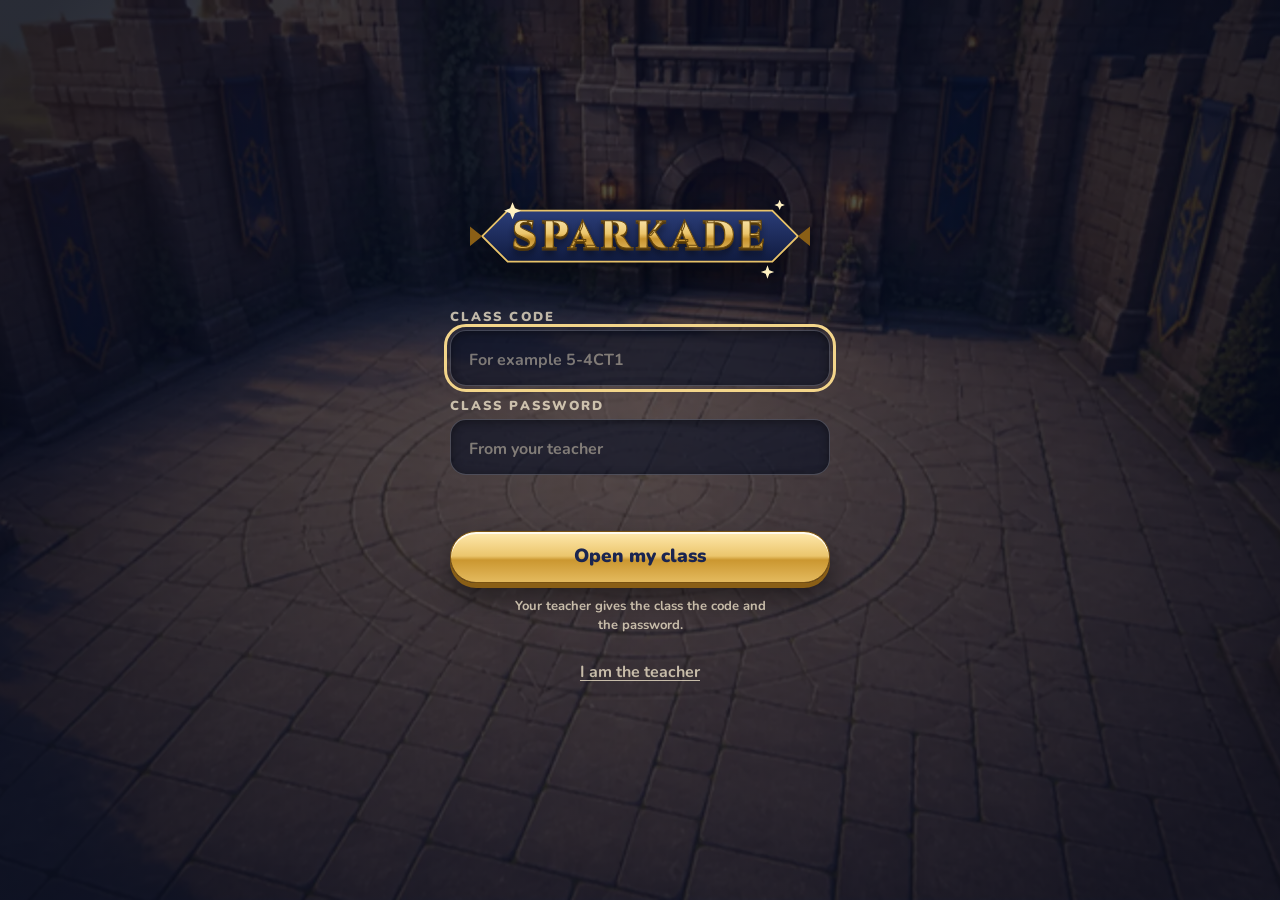
<file: sparkade/index.html>
<!DOCTYPE html>
<html lang="en">
<head>
<meta charset="utf-8">
<meta name="viewport" content="width=device-width, initial-scale=1, viewport-fit=cover">
<title>SPARKADE</title>
<meta name="robots" content="noindex,nofollow">
<meta name="theme-color" content="#0A1230">
<link rel="preconnect" href="https://fonts.googleapis.com">
<link rel="preconnect" href="https://fonts.gstatic.com" crossorigin>
<link rel="stylesheet" href="https://fonts.googleapis.com/css2?family=Cinzel:wght@900&family=Nunito:wght@700;800;900&display=swap">
<style>
:where(.world),:where(.world) *{box-sizing:border-box}:where(.world) button{font:inherit;color:inherit;background:none;border:0;cursor:pointer;-webkit-tap-highlight-color:transparent}:where(.world) h2,:where(.world) p{margin:0}:where(.world) .sw-icon{width:20px;height:20px;fill:currentColor;stroke:none;flex-shrink:0}:where(.world) .eyebrow{font-size:11px;text-transform:uppercase;letter-spacing:1.8px;font-weight:750}:where(.world) .button{display:inline-flex;align-items:center;justify-content:center;gap:9px;border:1px solid #ffffff32;border-radius:10px;padding:11px 16px;min-height:44px;font-weight:600}.sw-slot{display:contents}.world{--sw-font:"Nunito","Segoe UI",system-ui,-apple-system,sans-serif;--sw-back:52%;--sw-front:86%;--sw-door:34%;--sw-cloth-top:0px;--sw-crest-top:clamp(14px,2.1vw,40px);--sw-crest-left:clamp(16px,2.5vw,48px);--sw-unit:min(30vh,calc(100vw / var(--sw-span,5)),calc(var(--sw-vlim,40) * 1vh));position:fixed;inset:0;height:100vh;height:100dvh;background:#201c2b;color:#fff;overflow:hidden;isolation:isolate}.world-backdrop{position:absolute;inset:0;background-size:cover;background-position:50% 100%;background-repeat:no-repeat;z-index:-5;will-change:transform}.sw-legible{position:absolute;inset:0 0 auto;height:16%;z-index:-1;pointer-events:none;background:linear-gradient(180deg,#060a1c47,#060a1c00)}.world .firefly{position:absolute;width:3px;height:3px;border-radius:50%;background:#fff3bf;box-shadow:0 0 10px 3px #ffcc7160;pointer-events:none;animation:sw-firefly 6s ease-in-out infinite;z-index:1}.sw-floor{position:absolute;inset:0;z-index:3;pointer-events:none}.student{--sw-box:calc(var(--sw-unit) * var(--sw-s,1));--sw-side:var(--sw-tside,1);--sw-spread:clamp(var(--sw-unit),calc(100vw / var(--sw-span,5)),calc(var(--sw-unit) * 2.2));--sw-zz:var(--z,10);--sw-e1:clamp(0px,calc((var(--sw-unit) - var(--sw-r1,9) * var(--sw-spread)) * 20),calc(var(--sw-k1,0) * var(--sw-unit)));--sw-e2:clamp(0px,calc((var(--sw-unit) - var(--sw-r2,9) * var(--sw-spread)) * 20),calc(var(--sw-k2,0) * var(--sw-unit)));position:absolute;left:calc(50% + var(--sw-ox,0) * var(--sw-spread));top:min(calc(var(--sw-back) + var(--sw-t,1) * (var(--sw-front) - var(--sw-back)) - var(--sw-k,0) * var(--sw-unit)),calc(var(--sw-back) + var(--sw-t1,var(--sw-t,1)) * (var(--sw-front) - var(--sw-back)) - var(--sw-e1)),calc(var(--sw-back) + var(--sw-t2,var(--sw-t1,var(--sw-t,1))) * (var(--sw-front) - var(--sw-back)) - var(--sw-e1) - var(--sw-e2)));width:var(--sw-box);height:var(--sw-box);margin:calc(var(--sw-box) * -.97) 0 0 calc(var(--sw-box) / -2);padding:0;border:0;outline:0;overflow:visible;pointer-events:none}.student:before{content:"";position:absolute;z-index:calc(var(--sw-zz) * 3);left:24%;right:24%;top:2%;bottom:0;pointer-events:auto}.student .sw-figure{position:absolute;z-index:calc(var(--sw-zz) * 3);inset:0;display:block;pointer-events:none;transform-origin:50% 97%;transition:filter .18s}.student:hover .sw-figure{filter:brightness(1.07)}.ground-shadow,.sw-petshadow{position:absolute;bottom:3%;border-radius:50%;background:radial-gradient(closest-side,#000,#000000b3 45%,#0000);opacity:.35;pointer-events:none;transform:translate(-50%,50%)}.ground-shadow{left:50%;width:40%;height:9%;z-index:1}.sw-petshadow{left:calc(50% + var(--sw-side) * 42%);width:25%;height:6%;z-index:1}.sw-petshadow.nest{left:calc(50% + var(--sw-side) * 36%);width:23%}.sw-ring{position:absolute;left:50%;bottom:3%;width:64%;height:17%;transform:translate(-50%,50%);border-radius:50%;border:2px solid #F3D58A;box-shadow:0 0 18px 5px #f3d58a80,inset 0 0 12px #f3d58a73;opacity:0;transition:opacity .2s;z-index:2;pointer-events:none}.student:focus-visible .sw-ring{opacity:1}.student .scene-pet{--sw-pw:46%;position:absolute;left:calc(50% + var(--sw-side) * var(--sw-at,42%) - var(--sw-pw) / 2);bottom:2%;width:var(--sw-pw);aspect-ratio:1;z-index:calc(var(--sw-zz) * 3 + 1);pointer-events:auto;transform-origin:50% 98%;animation:var(--sw-pet-idle,sw-sway 3.6s ease-in-out infinite);animation-delay:var(--delay,0s)}.student .scene-pet img{position:absolute;inset:0;width:100%;height:100%;object-fit:contain}.student .scene-pet.egg{--sw-pw:40%;--sw-at:36%;bottom:-5.2%;animation:none}.student .scene-pet .sw-egg{inset:auto;left:20%;bottom:30%;width:60%;height:60%;z-index:1;transform-origin:50% 92%;animation:sw-eggcradle 2.8s ease-in-out infinite;animation-delay:var(--delay,0s)}.student-label{position:absolute;left:50%;top:100%;transform:translateX(-50%);display:flex;flex-direction:column;align-items:center;gap:max(2px,calc(var(--sw-box) * .015));white-space:nowrap;text-align:center;pointer-events:auto;z-index:calc(var(--sw-zz) + 4000);font-family:var(--sw-font)}.student-label>strong{display:block;font-weight:900;font-size:max(13px,calc(var(--sw-box) * .078));line-height:1.1;color:#fff;text-shadow:0 1px 0 #00000099,0 2px 10px #000c}.student-sparkles{display:inline-flex;align-items:center;gap:.3em;padding:.16em .7em .16em .5em;border-radius:999px;font-weight:900;font-size:max(12px,calc(var(--sw-box) * .068));line-height:1.25;color:#F7EBD0;background:#080e2494;-webkit-backdrop-filter:blur(6px);backdrop-filter:blur(6px)}.student-sparkles>b{font-weight:900}.sw-star{width:.85em;height:.85em;fill:#F3D58A;flex-shrink:0}.sparkles-word{position:absolute;width:1px;height:1px;overflow:hidden;clip:rect(0 0 0 0);clip-path:inset(50%);white-space:nowrap}.student.selected .student-sparkles{background:#080e24b8;box-shadow:0 0 0 2px #f3d58ae6,0 0 26px #f3d58a8c}.student.selected .student-label>strong{text-shadow:0 1px 0 #00000099,0 2px 10px #000c,0 0 16px #f3d58acc}.home-world .student{left:50%;top:80%;--sw-box:min(46vh,440px)}.teacher-announcement{position:absolute;z-index:10;left:50%;top:var(--sw-cloth-top);transform:translateX(-50%);width:clamp(300px,36%,760px);padding-top:clamp(26px,3.4vh,44px);color:#3A2A0A;text-align:left;font-family:var(--sw-font);pointer-events:none;transition:width .3s ease-out}.cloth-rope{position:absolute;top:0;width:2px;height:calc(clamp(26px,3.4vh,44px) + 3px);background:linear-gradient(#8a6a3a,#5a4222)}.cloth-rope.l{left:9%}.cloth-rope.r{right:9%}.cloth-rod{position:relative;z-index:1;display:block;height:12px;margin:0 5%;border-radius:6px;background:linear-gradient(180deg,#9A6B3A,#5E3F1C);box-shadow:0 3px 6px #00000080}.cloth-fabric{margin:-2px 7% 0;padding:clamp(9px,1.2vw,18px) clamp(14px,1.6vw,28px) clamp(11px,1.4vw,22px);border-radius:0 0 22px 22px;background:linear-gradient(180deg,#FBF1D9,#EBD6A6);box-shadow:inset 0 -6px 0 #7850141f,0 18px 30px #00000073;transform:perspective(1100px) rotateX(7deg);transform-origin:top center;pointer-events:auto}.cloth-fabric small{display:block;padding-right:34px;font-weight:900;font-size:clamp(10px,.75vw,14px);line-height:1.2;letter-spacing:.16em;text-transform:uppercase;color:#8A6A2A}.cloth-fabric p{margin:6px 0 0;font-weight:800;font-size:clamp(15px,1.35vw,26px);line-height:1.25}.announcement-toggle{position:absolute;z-index:2;right:calc(7% + 12px);top:calc(clamp(26px,3.4vh,44px) + 8px);width:34px;height:24px;display:grid;place-items:center;border-radius:0 0 10px 10px;background:linear-gradient(180deg,#7A5226,#5E3F1C);color:#F7EBD0;box-shadow:0 3px 6px #00000059;pointer-events:auto}.announcement-toggle svg{width:16px;height:16px;transform:rotate(90deg);transition:transform .25s ease-out}.announcement-toggle:focus-visible{outline:2px solid #F3D58A;outline-offset:2px}.teacher-announcement.collapsed{width:clamp(220px,18%,340px)}.teacher-announcement.collapsed .cloth-fabric{padding-top:7px;padding-bottom:9px}.teacher-announcement.collapsed .cloth-fabric p{display:none}.teacher-announcement.collapsed .announcement-toggle svg{transform:rotate(-90deg)}.class-meter{display:flex;align-items:center;gap:14px;padding:0;border:0;background:none;text-align:left;font-family:var(--sw-font,inherit);color:inherit}.crest-medal{width:64px;height:64px;flex-shrink:0;filter:drop-shadow(0 6px 10px #00000080);transition:transform .2s}.crest-text{display:block;min-width:0}.crest-text b{display:block;font-weight:900;font-size:20px;line-height:1.1}.crest-text small{display:block;margin-top:4px;font-weight:800;font-size:14px}.world .class-meter{position:absolute;z-index:8;left:var(--sw-crest-left);top:var(--sw-crest-top);max-height:96px;max-width:min(44%,520px);color:#fff}.world .crest-medal{width:clamp(48px,3.4vw,64px);height:clamp(48px,3.4vw,64px)}.world .crest-text b{font-size:clamp(17px,1.4vw,26px);color:#fff;text-shadow:0 1px 0 #00000099,0 2px 12px #000000bf}.world .crest-text small{font-size:clamp(12px,.95vw,18px);color:#F7EBD0e6;text-shadow:0 1px 0 #00000099,0 2px 12px #000000bf}.world .class-meter:hover .crest-medal{transform:scale(1.05)}.world .class-meter:focus-visible{outline:2px solid #F3D58A;outline-offset:6px;border-radius:40px}@media(max-width:640px),(max-width:1100px) and (orientation:portrait){.world:not(.home-world){--sw-unit:clamp(92px,28vw,118px);--sw-prow-h:calc(var(--sw-unit) + 58px);--sw-ptop:236px;--sw-pbottom:92px;--sw-door:30vh;--sw-cloth-top:78px;--sw-crest-top:12px;--sw-crest-left:14px;--sw-ptop-eff:max(var(--sw-ptop),calc(100dvh - var(--sw-pbottom) - var(--sw-prows,1) * var(--sw-prow-h)));position:absolute;inset:0 0 auto;height:max(100dvh,calc(var(--sw-ptop) + var(--sw-prows,1) * var(--sw-prow-h) + var(--sw-pbottom)))}.world:not(.home-world) .student{--sw-box:var(--sw-unit);--sw-side:var(--sw-pside,1);--sw-at:38%;--sw-zz:var(--sw-pz,10);left:var(--sw-px,50%);top:calc(var(--sw-ptop-eff) + var(--sw-prow,0) * var(--sw-prow-h) + var(--sw-unit) * .97)}.world:not(.home-world) .student-label>strong{font-size:16px}.world:not(.home-world) .student-sparkles{font-size:14px}.world:not(.home-world) :is(.world-backdrop,.sky-overlay,.stars,.birds,.sw-light,.sw-legible,.sw-vignette,.sw-fore,.weather,.fireflies,.hatch-stage,.confetti,.fireworks){position:fixed}.world:not(.home-world) :is(.world-backdrop,.sw-floor){animation:none}.world:not(.home-world) .sw-hint{top:calc(var(--sw-ptop-eff) - 52px);width:min(86%,340px)}.teacher-announcement{width:90%}.teacher-announcement.collapsed{width:min(260px,70%)}.cloth-fabric p{font-size:15px}.cloth-fabric small{font-size:10px}.world .class-meter{gap:10px;max-width:calc(100% - 120px)}.world .crest-medal{width:48px;height:48px}.world .crest-text b{font-size:17px}.world .crest-text small{font-size:12px;white-space:normal}.home-world .student{top:82%;--sw-box:min(42vh,340px)}.home-world .teacher-announcement{display:none}}.world-loader{display:none}.world-loading .world-backdrop,.world-loading .sw-floor{visibility:hidden}.world-loading .world-loader{position:absolute;inset:0;z-index:8;display:grid;place-items:center;padding:225px 22px 115px;background:radial-gradient(ellipse at 50% 65%,#30334b,#181c2b 75%)}.world-load-panel{text-align:center;max-width:350px;color:#fff1d5}.world-load-symbol{display:grid;place-items:center;width:52px;height:52px;margin:0 auto 20px;border:1px solid #e2c39a75;border-radius:50%;color:#e2c39a}.world-load-symbol svg{width:27px;height:27px}.world-load-panel h2{font:900 24px/1.3 var(--sw-font)}.world-load-message{margin:13px 0 0;font:700 16px/1.5 var(--sw-font);color:#c9c8cf}.world-loader .world-load-panel .button{margin:20px auto 0;background:#e2c39a;border-color:#e2c39a;color:#292925}.world-load-panel .button[hidden]{display:none}@media(max-width:640px){.world-loading .world-loader{padding:225px 24px 140px}.world-load-message{font-size:13px}}.fireflies{position:absolute;inset:0;z-index:2;pointer-events:none;overflow:hidden}.world .firefly{left:var(--fx);top:var(--fy);width:var(--fs,3px);height:var(--fs,3px);animation-duration:var(--ft,6s);animation-delay:var(--fd,0s)}.student .sw-doll{position:absolute;inset:0;display:block;animation:sw-idle 4.6s ease-in-out infinite;animation-delay:var(--delay,0s);transform-origin:50% 97%}.student .sw-band{position:absolute;inset:0;display:block}.student .sw-band>*{position:absolute;inset:0;display:block;width:100%;height:100%;margin:0;animation:none;filter:none}.student .sw-legs{clip-path:inset(55.5% 0 0 0)}.student .sw-torso,.student .sw-head{will-change:transform}.student .sw-torso{clip-path:inset(30% 0 44% 0);transform-origin:50% 56%;animation:sw-breathe 3.9s ease-in-out infinite;animation-delay:var(--sw-breath,0s)}.student .sw-head{clip-path:inset(0 0 69% 0);transform-origin:50% 31%;animation:sw-tilt 6.8s ease-in-out infinite,sw-follow 3.9s ease-in-out infinite;animation-delay:var(--sw-head,0s),var(--sw-breath,0s)}.student .sw-figure-art .sw-pose{position:absolute;inset:0;display:block;transform-origin:50% 97%;animation:sw-figbreathe 3.9s ease-in-out infinite,sw-figsway 7.4s ease-in-out infinite;animation-delay:var(--sw-breath,0s),var(--sw-head,0s)}.student .sw-figure-img{position:absolute;left:0;top:-.66%;width:100%;height:100%;display:block;margin:0;object-fit:contain;pointer-events:none;-webkit-user-select:none;user-select:none}.student.sw-pose-crouch .sw-figure-img{transform:scaleX(calc(-1 * var(--sw-side)))}.student.sw-pose-crouch .scene-pet:not(.egg){--sw-at:30%}.student.sw-pose-crouch .sw-petshadow:not(.nest){left:calc(50% + var(--sw-side) * 30%)}.student.sw-pose-crouch .ground-shadow{width:46%}.cheering .student .sw-figure-art .sw-pose{animation:sw-bounce .5s ease-out 4}@keyframes sw-figbreathe{0%,100%{scale:1 1}50%{scale:1 1.012}}@keyframes sw-figsway{0%,100%{rotate:-.5deg}50%{rotate:.5deg}}@keyframes sw-idle{0%,100%{transform:translateY(0) rotate(-.35deg)}50%{transform:translateY(-1.5px) rotate(.35deg)}}@keyframes sw-breathe{0%,100%{scale:1 1}50%{scale:1 1.02}}@keyframes sw-follow{0%,100%{translate:0 0}50%{translate:0 -.52%}}@keyframes sw-tilt{0%,100%{rotate:0deg}22%{rotate:2.5deg}46%{rotate:.4deg}72%{rotate:-2.5deg}}@keyframes sw-twinkle{0%,100%{opacity:.65;transform:rotate(-6deg) scale(.9)}50%{opacity:1;transform:rotate(12deg) scale(1.06)}}@keyframes sw-firefly{0%,100%{opacity:0;transform:translate(0,10px)}40%,65%{opacity:.8}75%{transform:translate(12px,-17px)}}@keyframes sw-petfloat{0%,100%{transform:translateY(0)}50%{transform:translateY(-10px)}}@keyframes sw-eggcradle{0%,100%{transform:rotate(-3deg)}50%{transform:rotate(3deg)}}.spark-burst{position:absolute;left:50%;top:30%;width:0;height:0;pointer-events:none;z-index:60}.spark-burst i{position:absolute;left:-4px;top:-4px;width:8px;height:8px;border-radius:50%;background:#ffe7a3;box-shadow:0 0 10px 2px #ffd36b;animation:sw-burst 1.1s ease-out both;transform:rotate(var(--a)) translateY(0)}.spark-burst b{position:absolute;left:0;top:-12px;transform:translateX(-50%);font-size:28px;font-weight:800;color:#ffe7a3;text-shadow:0 2px 8px #000,0 0 18px #ffcf6a;white-space:nowrap;animation:sw-floatup 1.4s ease-out both}.spark-burst b.minus{color:#ffb3b3;text-shadow:0 2px 8px #000}@keyframes sw-burst{0%{opacity:1;transform:rotate(var(--a)) translateY(0) scale(1)}100%{opacity:0;transform:rotate(var(--a)) translateY(calc(-1 * var(--d))) scale(.3)}}@keyframes sw-floatup{0%{opacity:0;transform:translate(-50%,10px) scale(.7)}20%{opacity:1;transform:translate(-50%,0) scale(1.1)}100%{opacity:0;transform:translate(-50%,-64px) scale(1)}}.hatch-stage{position:absolute;inset:0;z-index:40;display:grid;place-items:center;overflow:hidden;color:#fff;animation:sw-fadein .4s both}.hatch-sky{position:absolute;inset:0;background:radial-gradient(ellipse at 50% 55%,#5a3d8a99,#120d1fe6 70%);backdrop-filter:blur(3px)}.hatch-rays{position:absolute;left:50%;top:50%;width:160vmax;height:160vmax;transform:translate(-50%,-50%);background:repeating-conic-gradient(from 0deg,#ffe9b814 0deg 6deg,transparent 6deg 20deg);opacity:0;filter:blur(6px);animation:sw-rays 18s linear infinite;transition:opacity .8s}.hatch-from{position:relative;display:grid;place-items:center;width:min(44vmin,300px);aspect-ratio:1;animation:sw-fromnest .8s cubic-bezier(.2,.9,.3,1) both}.hatch-nest{position:absolute;left:-15%;bottom:-36%;width:130%;height:130%;object-fit:contain;filter:drop-shadow(0 10px 18px #0009)}.phase-reveal .hatch-from{opacity:0;transition:opacity .3s}.hatch-egg{position:relative;width:78%;aspect-ratio:1;display:grid;place-items:center;transform-origin:50% 90%;filter:drop-shadow(0 10px 20px #000a)}@keyframes sw-fromnest{from{translate:var(--sw-hx,0) var(--sw-hy,0);scale:.28}}.hatch-egg img{width:100%;height:100%;object-fit:contain}.hatch-egg .crack{position:absolute;width:3px;background:linear-gradient(#2a1b3a,#120a1f);border-radius:2px;box-shadow:0 0 8px 2px #ffe9b8;opacity:0;transform-origin:top;transform:scaleY(0)}.hatch-egg .c1{left:48%;top:14%;height:34%;transform:rotate(18deg) scaleY(0)}.hatch-egg .c2{left:38%;top:30%;height:30%;transform:rotate(-28deg) scaleY(0)}.hatch-egg .c3{left:58%;top:38%;height:36%;transform:rotate(34deg) scaleY(0)}.phase-shake .hatch-egg{animation:sw-eggshake .5s ease-in-out infinite}.phase-shake-hard .hatch-egg{animation:sw-eggshake .16s ease-in-out infinite}.phase-crack1 .hatch-egg .c1,.phase-crack2 .hatch-egg .c2,.phase-crack3 .hatch-egg .c3{opacity:1;transform:rotate(var(--r,18deg)) scaleY(1);transition:transform .25s ease-out,opacity .1s}.phase-crack1 .hatch-egg .c1{--r:18deg}.phase-crack2 .hatch-egg .c2{--r:-28deg}.phase-crack3 .hatch-egg .c3{--r:34deg}.phase-crack3 .hatch-egg{filter:drop-shadow(0 0 24px #ffe9b8) drop-shadow(0 10px 20px #000a)}.phase-flash .hatch-sky{background:#fff6dc}.phase-flash .hatch-egg{transform:scale(1.25);opacity:0;transition:transform .2s,opacity .2s}.hatch-pet{position:absolute;display:grid;place-items:center;gap:14px;opacity:0;transform:scale(.3) translateY(40px);pointer-events:none}.hatch-pet img{width:min(58vmin,420px);height:min(58vmin,420px);object-fit:contain;filter:drop-shadow(0 12px 28px #000c);position:relative;z-index:1;animation:sw-petfloat 3.6s ease-in-out infinite}.hatch-glow{position:absolute;width:min(70vmin,520px);height:min(70vmin,520px);border-radius:50%;background:radial-gradient(circle,#ffe9b8bb,#ffb86a33 45%,transparent 70%);animation:sw-pulse 2.2s ease-in-out infinite}.hatch-title{text-align:center;text-shadow:0 2px 12px #000;position:relative;z-index:1;font-family:var(--sw-font)}.hatch-title .eyebrow{color:#ffe9b8;display:block;margin-bottom:6px}.hatch-title strong{font-size:clamp(30px,6vmin,52px);font-weight:900;color:#fff3d6;display:block}.hatch-title em{display:block;font-style:normal;font-size:13px;color:#f3e6c9;margin-top:6px}.phase-reveal .hatch-sky{background:radial-gradient(ellipse at 50% 55%,#6b4aa0bb,#120d1ff0 72%)}.phase-reveal .hatch-rays{opacity:1}.phase-reveal .hatch-pet{opacity:1;transform:scale(1) translateY(0);transition:transform .7s cubic-bezier(.2,1.4,.4,1),opacity .3s}.phase-reveal .hatch-sparks i{animation:sw-hatchspark var(--t) ease-out both}.hatch-sparks{position:absolute;left:50%;top:50%;width:0;height:0;pointer-events:none}.hatch-sparks i{position:absolute;left:-5px;top:-5px;width:10px;height:10px;border-radius:50%;background:#fff1c2;box-shadow:0 0 12px 3px #ffd36b;opacity:0;transform:rotate(var(--a)) translateY(0)}.hatch-stage .hatch-skip{position:absolute;right:26px;bottom:26px;background:#1c203aa6;color:#fff;border:1px solid #ffffff32;backdrop-filter:blur(12px)}@keyframes sw-eggshake{0%,100%{transform:rotate(-6deg) translateX(-3px)}50%{transform:rotate(6deg) translateX(3px)}}@keyframes sw-rays{to{transform:translate(-50%,-50%) rotate(360deg)}}@keyframes sw-pulse{0%,100%{transform:scale(.92);opacity:.8}50%{transform:scale(1.06);opacity:1}}@keyframes sw-hatchspark{0%{opacity:1;transform:rotate(var(--a)) translateY(0) scale(1.2)}100%{opacity:0;transform:rotate(var(--a)) translateY(calc(-1 * var(--d))) scale(.2)}}@keyframes sw-fadein{from{opacity:0}to{opacity:1}}.world{--bright:1;--sat:1}.world .world-backdrop{filter:brightness(var(--bright)) saturate(var(--sat));transition:filter 1.2s}.sky-overlay{position:absolute;inset:0;z-index:-4;pointer-events:none;transition:opacity 1.2s}.sky-dawn{--bright:1.02;--sat:1.05}.sky-dawn .sky-overlay{background:linear-gradient(#ff9c7a80,#ffb3b955 38%,transparent 72%)}.sky-day{--bright:1.2;--sat:1.06}.sky-day .sky-overlay{background:linear-gradient(#8fd0ffb3,#c7e9ff66 42%,transparent 72%)}.sky-golden{--bright:1.06;--sat:1.08}.sky-golden .sky-overlay{background:linear-gradient(#ffc46e73,#ff9a5a3d 45%,transparent 75%)}.sky-night{--bright:.66;--sat:.88}.sky-night .sky-overlay{background:linear-gradient(#0a0e2ef0,#16184ab8 42%,#1a123a66)}.stars{position:absolute;inset:0 0 50%;z-index:-3;pointer-events:none;opacity:0;transition:opacity 1.2s}.sky-night .stars,.sky-dawn .stars{opacity:1}.sky-dawn .stars{opacity:.45}.stars i{position:absolute;left:var(--sx);top:var(--sy);width:var(--ss);height:var(--ss);border-radius:50%;background:#fff;box-shadow:0 0 6px 1px #fff8;animation:sw-twinkle 3.4s ease-in-out infinite;animation-delay:var(--sd)}.sky-night .student .sw-figure{filter:brightness(.92)}.sky-night .fireflies{opacity:1}.sky-day .fireflies{opacity:.25}.sky-dawn .fireflies{opacity:.5}.birds{position:absolute;inset:6% 0 60%;z-index:-2;pointer-events:none;overflow:hidden;opacity:0;transition:opacity 1s}.sky-day .birds,.sky-golden .birds,.sky-dawn .birds{opacity:1}.bird{position:absolute;top:30%;left:-6%;width:18px;height:8px;animation:sw-fly 38s linear infinite;animation-delay:-6s}.bird:before,.bird:after{content:"";position:absolute;top:0;width:9px;height:8px;border-top:2px solid #2b2742cc;border-radius:50% 50% 0 0;animation:sw-flap .5s ease-in-out infinite alternate}.bird:before{left:0;transform-origin:right bottom}.bird:after{right:0;transform-origin:left bottom}.bird.b2{top:18%;animation-duration:52s;animation-delay:-30s;transform:scale(.7)}.bird.b3{top:40%;animation-duration:45s;animation-delay:-18s;transform:scale(.55)}@keyframes sw-fly{0%{left:-6%;translate:0 0}50%{translate:0 -14px}100%{left:106%;translate:0 0}}@keyframes sw-flap{from{transform:rotate(-14deg)}to{transform:rotate(16deg)}}.weather{position:absolute;inset:0;z-index:4;pointer-events:none;overflow:hidden}.weather i{position:absolute;left:var(--wx);top:-6%;width:var(--ws);animation-delay:var(--wd);animation-duration:var(--wt);animation-iteration-count:infinite;animation-timing-function:linear}.weather-rain .weather i{height:22px;background:linear-gradient(#ffffff00,#cfe4ff99);border-radius:1px;animation-name:sw-rain}.weather-rain .world-backdrop{--bright:.9}.weather-rain .sky-overlay{box-shadow:inset 0 0 0 100vmax #3a4a6a33}.weather-snow .weather i{height:var(--ws);border-radius:50%;background:#fff;box-shadow:0 0 6px 1px #fff9;opacity:.9;animation-name:sw-snow}@keyframes sw-rain{to{transform:translateY(112vh) translateX(-30px)}}@keyframes sw-snow{0%{transform:translateY(0) translateX(0)}50%{transform:translateY(55vh) translateX(18px)}100%{transform:translateY(112vh) translateX(-10px)}}.student .scene-pet.cheer{animation:sw-cheer .45s ease-out 4}.student .scene-pet.egg.cheer{animation:none}.student .scene-pet.egg.cheer .sw-egg{animation:sw-cheer-egg .45s ease-out 4}.student .scene-pet.droop{animation:sw-droop 1.6s ease-in-out 1}.cheering .student .scene-pet:not(.egg){animation:sw-cheer .45s ease-out 5}.cheering .student .scene-pet.egg .sw-egg{animation:sw-cheer-egg .45s ease-out 5}.cheering .student .sw-doll{animation:sw-bounce .5s ease-out 4}@keyframes sw-cheer{0%,100%{transform:translateY(0) scale(1)}50%{transform:translateY(-22%) scale(1.08) rotate(-6deg)}}@keyframes sw-cheer-egg{0%,100%{transform:translateY(0)}50%{transform:translateY(-14%) rotate(8deg)}}@keyframes sw-droop{0%,100%{transform:translateY(0) rotate(0);filter:none}40%,70%{transform:translateY(3%) rotate(-8deg);filter:saturate(.5)}}@keyframes sw-bounce{0%,100%{transform:translateY(0)}50%{transform:translateY(-6%)}}.confetti{position:absolute;inset:0;z-index:30;pointer-events:none;overflow:hidden}.confetti i{position:absolute;left:var(--cx);top:-4%;width:9px;height:14px;background:var(--cc);border-radius:2px;transform:rotate(var(--cr));animation:sw-confetti var(--ct) ease-in both;animation-delay:var(--cd)}@keyframes sw-confetti{0%{transform:translateY(0) rotate(var(--cr));opacity:1}80%{opacity:1}100%{transform:translateY(112vh) rotate(calc(var(--cr) + 540deg));opacity:0}}.fireworks{position:absolute;inset:0;z-index:35;pointer-events:none;overflow:hidden;background:radial-gradient(ellipse at 50% 40%,#2a1f4a66,#0a081a99);animation:sw-fadein .4s both}.rocket{position:absolute;left:var(--rx);top:28%;width:0;height:0;animation:sw-rocket .9s ease-out both;animation-delay:var(--rd)}.rocket i{position:absolute;left:-5px;top:-5px;width:10px;height:10px;border-radius:50%;background:var(--rc);box-shadow:0 0 14px 4px var(--rc),0 18px 0 -3px var(--rc);transform:rotate(var(--a));animation:sw-spark 1.7s ease-out both;animation-delay:calc(var(--rd) + .9s)}@keyframes sw-rocket{0%{transform:translateY(60vh);opacity:0}30%{opacity:1}100%{transform:translateY(0);opacity:1}}@keyframes sw-spark{0%{opacity:1;transform:rotate(var(--a)) translateY(0) scale(1.3)}100%{opacity:0;transform:rotate(var(--a)) translateY(-210px) scale(.4)}}.fireworks-title{position:absolute;left:50%;top:58%;transform:translateX(-50%);text-align:center;color:#fff;text-shadow:0 2px 12px #000;font-family:var(--sw-font);animation:sw-floatup-slow 5s ease-out both;animation-delay:1.2s;opacity:0}.fireworks-title .eyebrow{color:#ffe9b8}.fireworks-title strong{display:block;font-size:clamp(34px,7vmin,64px);font-weight:900;color:#fff3d6}.fireworks-title em{display:block;font-style:normal;font-size:14px;color:#f3e6c9;margin-top:6px}@keyframes sw-floatup-slow{0%{opacity:0;transform:translate(-50%,20px)}15%,85%{opacity:1;transform:translate(-50%,0)}100%{opacity:0;transform:translate(-50%,-20px)}}.student.sw-enter{animation:sw-walkin 1.2s cubic-bezier(.33,.8,.45,1) both;animation-delay:var(--sw-in,0s)}.student.sw-enter .sw-figure{animation:sw-walkbob .3s ease-in-out 4 both;animation-delay:var(--sw-in,0s)}.student.sw-enter .scene-pet:not(.egg){animation:sw-trot .3s ease-in-out 4 both;animation-delay:calc(var(--sw-in,0s) + .12s)}.student.sw-leave{animation:sw-leave .75s ease-in both;pointer-events:none}.student.sw-wave .sw-figure{animation:sw-wave .9s ease-in-out 1}.student .scene-pet.sw-grow{animation:sw-grow 1.4s cubic-bezier(.2,1.3,.4,1) 1}.world-loading .student,.world-loading .student *{animation-play-state:paused!important}.scene-pet[data-species="dragon"]{--sw-pet-idle:sw-perch 5.6s ease-in-out infinite}.scene-pet[data-species="wolf"]{--sw-pet-idle:sw-sniff 3.4s ease-in-out infinite}.scene-pet[data-species="sunbird"]{--sw-pet-idle:sw-flutter 2.6s ease-in-out infinite}.scene-pet[data-species="otter"]{--sw-pet-idle:sw-sway 3.6s ease-in-out infinite}.scene-pet[data-species="grove"]{--sw-pet-idle:sw-rock 6.4s ease-in-out infinite}@keyframes sw-walkin{from{left:50%;top:var(--sw-door);scale:.45;opacity:0}14%{opacity:1}}@keyframes sw-walkbob{0%,100%{translate:0 0;rotate:0deg}25%{rotate:-1.5deg}50%{translate:0 -4%}75%{rotate:1.5deg}}@keyframes sw-trot{0%,100%{translate:0 0}50%{translate:0 -10%}}@keyframes sw-leave{to{opacity:0;scale:.6;translate:0 -30px}}@keyframes sw-wave{0%,100%{rotate:0deg}20%{rotate:-4deg}45%{rotate:3.5deg}70%{rotate:-2deg}}@keyframes sw-grow{0%{transform:scale(.6);filter:brightness(1.8) drop-shadow(0 0 18px #ffe9b8)}60%{transform:scale(1.18)}100%{transform:scale(1)}}@keyframes sw-perch{0%,100%{transform:scale(1,1) rotate(-1deg)}50%{transform:scale(1.03,.97) rotate(1deg)}}@keyframes sw-sniff{0%,100%{transform:translateY(0) rotate(0)}12%{transform:translateY(-1.5%)}24%{transform:translateY(0)}36%{transform:translateY(-1.5%)}48%{transform:translateY(0) rotate(0)}60%{transform:translate(1%,0) rotate(5deg)}66%{transform:translate(.5%,0) rotate(3deg)}72%{transform:translate(1%,0) rotate(5deg)}84%{transform:translateY(0) rotate(0)}}@keyframes sw-flutter{0%,100%{transform:translateY(0) rotate(0)}15%{transform:translateY(-3%) rotate(-2deg)}30%{transform:translateY(0)}45%{transform:translateY(-4%) rotate(2deg)}60%{transform:translateY(0)}}@keyframes sw-sway{0%,100%{transform:rotate(-4deg)}50%{transform:rotate(4deg)}}@keyframes sw-rock{0%,100%{transform:rotate(-2.5deg)}50%{transform:rotate(2.5deg)}}.sw-light{position:absolute;inset:0;z-index:-1;pointer-events:none;overflow:hidden;--sw-key:255,214,150;--sw-key-a:.55;--sw-shaft-a:.18}.sw-key{position:absolute;left:50%;top:-34%;width:96%;height:84%;transform:translateX(-50%);border-radius:50%;mix-blend-mode:soft-light;background:radial-gradient(closest-side,rgba(var(--sw-key),var(--sw-key-a)),rgba(var(--sw-key),calc(var(--sw-key-a) * .35)) 48%,rgba(var(--sw-key),0))}.sw-shaft{position:absolute;top:-12%;height:96%;width:13%;mix-blend-mode:screen;transform-origin:50% 0;background:linear-gradient(180deg,rgba(var(--sw-key),var(--sw-shaft-a)),rgba(var(--sw-key),calc(var(--sw-shaft-a) * .45)) 55%,rgba(var(--sw-key),0));filter:blur(8px)}.sw-shaft.s1{left:30%;rotate:-18deg}.sw-shaft.s2{left:57%;width:11%;rotate:14deg}.sw-vignette{position:absolute;inset:0;z-index:2;pointer-events:none;background:radial-gradient(ellipse 78% 74% at 50% 46%,rgba(5,8,24,0) 56%,rgba(5,8,24,.38) 84%,rgba(5,8,24,.56))}.sky-dawn .sw-light{--sw-key:255,190,170;--sw-key-a:.5;--sw-shaft-a:.14}.sky-day .sw-light{--sw-key:255,240,205;--sw-key-a:.45;--sw-shaft-a:.13}.sky-golden .sw-light{--sw-key:255,200,120;--sw-key-a:.6;--sw-shaft-a:.2}.sky-night .sw-light{--sw-key:170,190,255;--sw-key-a:.35;--sw-shaft-a:.04}.sky-night .sw-vignette{background:radial-gradient(ellipse 78% 74% at 50% 46%,rgba(3,5,18,0) 55%,rgba(3,5,18,.42) 84%,rgba(3,5,18,.6))}.weather-rain .sw-shaft{opacity:.4}.sw-fore{position:absolute;left:-4%;right:-4%;bottom:-3%;height:13%;z-index:2;pointer-events:none;filter:blur(4px);opacity:.82;background:radial-gradient(ellipse 16% 70% at 6% 100%,#1b140d,#1b140d00 70%),radial-gradient(ellipse 13% 60% at 30% 104%,#241a10e6,#241a1000 70%),radial-gradient(ellipse 18% 64% at 74% 104%,#1f170fe6,#1f170f00 70%),radial-gradient(ellipse 14% 76% at 96% 100%,#17110b,#17110b00 70%),linear-gradient(180deg,#0a081000,#0a0810a6)}.sky-night .sw-fore{opacity:.95}.world-backdrop,.sw-floor{transform-origin:50% 70%;animation:sw-cam 20s ease-in-out infinite alternate}.world-loading .world-backdrop,.world-loading .sw-floor{animation-play-state:paused}@keyframes sw-cam{0%{transform:none}50%{transform:translate(-.6%,-.3%) scale(1.02)}100%{transform:translate(.8%,0) scale(1.035)}}@keyframes sw-cam-soft{0%{transform:none}50%{transform:translate(-.6%,-.3%) scale(1.009)}100%{transform:translate(.8%,0) scale(1.015)}}[data-sw-king] :is(.world-backdrop,.sw-floor){animation-name:sw-cam-soft}.home-world .world-backdrop,.home-world .sw-floor{animation:none}.sw-fly{position:absolute;inset:0;z-index:9;pointer-events:none;overflow:hidden}.sw-fly i{position:absolute;left:var(--x0);top:var(--y0);width:10px;height:10px;margin:-5px 0 0 -5px;border-radius:50%;background:#FFE9AE;box-shadow:0 0 10px 3px #F3D58Acc;opacity:0;animation:sw-flytocrest 1s cubic-bezier(.5,0,.3,1) both;animation-delay:var(--fd,0s)}@keyframes sw-flytocrest{0%{opacity:0;scale:.6}12%{opacity:1;scale:1.1;translate:var(--fo,0) -36px}85%{opacity:1;scale:.8}100%{left:var(--x1);top:var(--y1);opacity:0;scale:.4;translate:0 0}}.student-sparkles.sw-bump{animation:sw-bump .6s cubic-bezier(.3,1.8,.5,1)}@keyframes sw-bump{0%{scale:1}30%{scale:1.32}60%{scale:.94}100%{scale:1}}.class-meter.sw-crest-bump .crest-medal{animation:sw-crestbump .65s cubic-bezier(.3,1.8,.5,1)}@keyframes sw-crestbump{0%{scale:1;filter:drop-shadow(0 6px 10px #00000080)}35%{scale:1.16;filter:drop-shadow(0 0 16px #F3D58A)}100%{scale:1}}.sw-hint{position:absolute;z-index:6;left:50%;top:calc(var(--sw-back) - 8%);transform:translateX(-50%);width:min(80%,560px);margin:0;padding:10px 20px;border-radius:999px;text-align:center;font:800 16px/1.35 var(--sw-font);color:#F7EBD0;background:#080e2494;-webkit-backdrop-filter:blur(6px);backdrop-filter:blur(6px);text-shadow:0 1px 0 #00000099;animation:sw-fadein .35s ease-out both}.world-loading .sw-hint{visibility:hidden}.sw-fps{position:fixed;z-index:90;left:50%;bottom:max(14px,env(safe-area-inset-bottom,0px));transform:translateX(-50%);padding:8px 16px;border-radius:999px;font:900 16px/1 var(--sw-font);font-variant-numeric:tabular-nums;color:#F7EBD0;background:#0A1230e6;box-shadow:0 6px 14px #00000059;pointer-events:none;white-space:nowrap}@media(prefers-reduced-motion:reduce){.world,.world *,.world *:before,.world *:after{animation:none!important;transition:none!important}}.world[data-motion="reduced"],.world[data-motion="reduced"] *,.world[data-motion="reduced"] *:before,.world[data-motion="reduced"] *:after{animation:none!important;transition:none!important}
:root{--navy:#0A1230;--panel:#15214A;--glass:rgba(14,24,60,.72);--glass-edge:rgba(255,255,255,.2);--pill-dark:rgba(8,14,36,.58);--cream:#F7EBD0;--cream-2:rgba(247,235,208,.75);--star:#F3D58A;--gold-edge:#7A5312;--gold-press:#8A5F16;--teal:#5FD7BC;--bad:#FF9AAE;--gold-fill:linear-gradient(180deg,#FFE9AE 0%,#EBC56C 48%,#CB9730 56%,#E4BA5E 100%);--text:"Nunito","Segoe UI",system-ui,-apple-system,"Noto Sans KR","Apple SD Gothic Neo",sans-serif;--display:var(--text);--shadowtext:0 1px 0 rgba(0,0,0,.6),0 2px 10px rgba(0,0,0,.8);--fs-1:13px;--fs-2:16px;--fs-3:19px;--fs-4:24px;--fs-5:32px;--ease-out:cubic-bezier(.16,1,.3,1);color-scheme:dark;}*{box-sizing:border-box}html{-webkit-text-size-adjust:100%;text-size-adjust:100%;overflow-x:hidden}body{overflow-x:clip;margin:0;min-height:100vh;color:var(--cream);font:700 var(--fs-2)/1.5 var(--text);background:radial-gradient(ellipse 80% 60% at 50% 20%,#1a2a60,#0A1230 70%) fixed var(--navy)}.sp-app{display:flex;flex-direction:column;align-items:center;gap:18px;max-width:720px;margin:0 auto;padding-block:max(18px,env(safe-area-inset-top,0px)) 40px;padding-left:max(16px,env(safe-area-inset-left,0px));padding-right:max(16px,env(safe-area-inset-right,0px))}.sp-sr{position:absolute;width:1px;height:1px;margin:-1px;overflow:hidden;clip:rect(0 0 0 0);white-space:nowrap;border:0;padding:0}button{font:inherit;color:inherit;cursor:pointer}button:focus-visible,input:focus-visible,[tabindex]:focus-visible{outline:3px solid var(--star);outline-offset:3px}img{max-width:100%}.sp-emblem{display:block;line-height:0;filter:drop-shadow(0 12px 20px rgba(0,0,0,.55))}.sp-emblem>svg{display:block;width:100%;height:auto;aspect-ratio:560/170}.sp-emblem-top{width:min(300px,72vw);margin:6px auto 0}.sp-i{width:1em;height:1em;fill:currentColor;flex:none}.sp-top{display:flex;justify-content:center;width:100%}.sp-pill-ic{display:inline-flex;margin-left:-4px}.sp-pill-ic .sp-i{width:18px;height:18px}.sp-grow-star,.sp-book-star{display:inline-flex;color:var(--star);vertical-align:-.1em}.sp-book-row em .sp-i{display:block}.sp-link{min-height:44px;padding:0 4px;border:0;background:none;color:var(--cream);font:800 inherit/1 var(--text);text-decoration:underline;text-underline-offset:3px}.sp-pill{display:inline-flex;align-items:center;gap:6px;height:38px;padding:0 14px;border-radius:999px;font:900 var(--fs-2)/1 var(--text);color:var(--cream);background:var(--glass);border:1px solid var(--glass-edge);-webkit-backdrop-filter:blur(8px);backdrop-filter:blur(8px);box-shadow:0 6px 14px rgba(0,0,0,.35)}.sp-pill-gold{background:var(--gold-fill);border-color:var(--gold-edge);color:#1A2550;box-shadow:inset 0 1px 0 rgba(255,255,255,.8),0 3px 0 var(--gold-press),0 8px 14px rgba(0,0,0,.35)}.sp-pill-star{display:inline-flex;font-size:var(--fs-2)}.sp-pill:active{transform:translateY(3px)}.sp-card{width:min(100%,460px);padding:22px;background:var(--glass);border:1px solid var(--glass-edge);border-radius:22px;-webkit-backdrop-filter:blur(8px);backdrop-filter:blur(8px);box-shadow:0 18px 40px rgba(0,0,0,.45);text-align:center}.sp-wait{display:flex;flex-direction:column;align-items:center;gap:12px;font:800 var(--fs-3)/1.3 var(--text)}.sp-wait p{margin:0}.sp-spinner{width:34px;height:34px;border-radius:50%;border:4px solid rgba(255,255,255,.14);border-top-color:var(--star);animation:sp-spin 1s linear infinite}@keyframes sp-spin{to{transform:rotate(360deg)}}.sp-problem{display:flex;flex-direction:column;align-items:center;gap:12px}.sp-problem p{margin:0}.sp-big{font:900 var(--fs-4)/1.15 var(--text);color:#fff}.sp-problem-text{font:800 var(--fs-2)/1.4 var(--text);color:var(--cream)}.sp-title{margin:0;font:900 var(--fs-5)/1.1 var(--text);color:#fff;text-wrap:balance;overflow-wrap:anywhere;text-shadow:var(--shadowtext)}.sp-lead{margin:2px 0 0;font:800 var(--fs-2)/1.4 var(--text);color:var(--cream-2)}.sp-btn{min-height:52px;padding:10px 24px;border:1px solid var(--gold-edge);border-radius:999px;background:var(--gold-fill);color:#1A2550;font:900 var(--fs-3)/1 var(--text);box-shadow:inset 0 2px 0 rgba(255,255,255,.8),0 5px 0 var(--gold-press),0 14px 24px rgba(0,0,0,.45)}.sp-btn:active{transform:translateY(4px);box-shadow:inset 0 2px 0 rgba(255,255,255,.7),0 1px 0 var(--gold-press),0 6px 12px rgba(0,0,0,.4)}.sp-btn:disabled{opacity:.7}.sp-btn-quiet{min-height:48px;padding:10px 22px;border-radius:999px;border:1px solid var(--glass-edge);background:var(--glass);color:var(--cream);font:900 var(--fs-2)/1 var(--text);box-shadow:inset 0 1px 0 rgba(255,255,255,.18),0 10px 22px rgba(0,0,0,.35)}.sp-btn-quiet:active{transform:translateY(4px)}.sp-app-open{position:relative;max-width:none;min-height:100vh;min-height:100dvh;justify-content:center;isolation:isolate}.sp-open-plate{position:fixed;inset:0;z-index:-1;background:#0A1230 center bottom/cover no-repeat}.sp-open-plate::after{content:"";position:absolute;inset:0;background:radial-gradient(ellipse 60% 70% at 50% 45%,rgba(10,18,48,.62),rgba(6,10,28,.86) 100%)}.sp-open-noplate{background:radial-gradient(ellipse 80% 60% at 50% 20%,#1a2a60,#0A1230 70%) #0A1230}.sp-open{display:flex;flex-direction:column;align-items:center;gap:14px;width:min(100%,380px);margin-block:max(2vh,8px);text-align:center}.sp-open-teach{margin-top:2px;font-size:var(--fs-2);color:var(--cream-2)}.sp-open-mark{width:min(340px,86vw);margin-bottom:10px}.sp-fields{display:flex;flex-direction:column;gap:14px;width:100%;text-align:left}.sp-field-label{display:flex;flex-direction:column;gap:6px}.sp-field-name{font:900 var(--fs-1)/1 var(--text);letter-spacing:.16em;text-transform:uppercase;color:var(--cream-2)}.sp-field{width:100%;min-height:56px;padding:12px 18px;border:1px solid var(--glass-edge);border-radius:16px;background:rgba(8,14,36,.6);color:#fff;font:900 var(--fs-4)/1.2 var(--text);letter-spacing:.04em;box-shadow:inset 0 2px 8px rgba(0,0,0,.4)}.sp-field::placeholder{color:rgba(247,235,208,.45);font-weight:700;font-size:var(--fs-2);letter-spacing:0}.sp-open-btn{width:100%;margin-top:4px}.sp-open-help{margin:0;max-width:34ch;font:700 var(--fs-1)/1.45 var(--text);color:var(--cream-2)}.sp-pin-msg{margin:0;min-height:1.5em;font:800 var(--fs-2)/1.4 var(--text);color:var(--bad);max-width:34ch}.sp-room-me>svg{display:block;width:100%;height:100%}.sp-another{align-self:flex-start;margin-top:6px}.sp-app-yard{display:block;max-width:none;margin:0;padding:0}.sp-world{position:relative;min-height:100vh;min-height:100dvh}@media(max-width:1100px){.sp-app-yard .world:not(.home-world){position:relative}}.sp-hud{display:contents}.sp-qb{position:absolute;z-index:12;display:flex;flex-direction:column;align-items:center;gap:8px;padding:0;border:0;background:none;color:#fff;font:800 var(--fs-3)/1 var(--text);text-shadow:var(--shadowtext)}.sp-qb-disc{width:72px;height:72px;border-radius:50%;display:grid;place-items:center;background:var(--glass);border:1px solid var(--glass-edge);box-shadow:inset 0 1px 0 rgba(255,255,255,.18),0 10px 22px rgba(0,0,0,.45);color:var(--cream);-webkit-backdrop-filter:blur(8px);backdrop-filter:blur(8px)}.sp-qb-disc .sp-i{width:34px;height:34px}.sp-qb:active .sp-qb-disc{transform:translateY(4px)}.sp-qb-room{right:max(48px,env(safe-area-inset-right,0px));top:max(36px,env(safe-area-inset-top,0px))}.sp-qb-small .sp-qb-disc{width:56px;height:56px}.sp-qb-small .sp-qb-disc .sp-i{width:26px;height:26px}.sp-qb-sound{left:max(48px,env(safe-area-inset-left,0px));bottom:max(36px,env(safe-area-inset-bottom,0px));opacity:.75}.sp-note{position:fixed;left:50%;bottom:max(16px,env(safe-area-inset-bottom,0px));transform:translateX(-50%);z-index:40;margin:0;padding:8px 16px;border-radius:999px;background:var(--glass);border:1px solid var(--glass-edge);color:var(--cream);font:800 var(--fs-1)/1.3 var(--text)}.sp-note[hidden]{display:none}@media(max-width:640px){.sp-qb{font-size:var(--fs-2);gap:6px}.sp-qb-room{right:max(14px,env(safe-area-inset-right,0px));top:max(14px,env(safe-area-inset-top,0px))}.sp-qb-room .sp-qb-disc{width:60px;height:60px}.sp-qb-room .sp-qb-disc .sp-i{width:28px;height:28px}.sp-qb-sound{left:max(14px,env(safe-area-inset-left,0px));bottom:max(14px,env(safe-area-inset-bottom,0px))}.sp-qb-small .sp-qb-disc{width:48px;height:48px}.sp-note{bottom:max(78px,calc(env(safe-area-inset-bottom,0px) + 64px))}}.sp-reveal{position:fixed;inset:0;z-index:80;display:flex;flex-direction:column;align-items:center;justify-content:center;gap:0;padding:24px 16px;background:rgba(5,9,25,.5);cursor:pointer;text-align:center;opacity:1;transition:opacity .4s ease-out;animation:sp-reveal-in .5s ease-out}.sp-reveal-wash{position:absolute;inset:0;background:radial-gradient(ellipse 60% 50% at 50% 42%,rgba(10,18,48,.1),rgba(10,18,48,.6) 100%);pointer-events:none}.sp-reveal>*{position:relative}.sp-reveal-mark{width:min(820px,86vw);filter:drop-shadow(0 20px 36px rgba(0,0,0,.65))}.sp-reveal-class{margin:clamp(16px,4vh,40px) 0 0;max-width:100%;overflow-wrap:anywhere;font:900 var(--fs-4)/1.2 var(--text);letter-spacing:.22em;text-transform:uppercase;color:var(--cream);text-shadow:0 2px 14px rgba(0,0,0,.8)}.sp-reveal-class:empty{display:none}.sp-reveal-hint{margin:clamp(28px,8vh,80px) 0 0;font:800 var(--fs-3)/1.3 var(--text);color:rgba(247,235,208,.75)}.sp-reveal-out{opacity:0;pointer-events:none}@keyframes sp-reveal-in{from{opacity:0}}@media(max-width:1100px){.sp-app-yard.sp-app-yard .sp-many .world:not(.home-world){--stage-height:max(100dvh,calc(600px + (var(--sp-rows,4) - 1) * 145px))}.sp-app-yard .sp-many .world:not(.home-world) .courtyard{top:auto;bottom:190px;height:calc((var(--sp-rows,4) - 1) * 217px)}.sp-app-yard.sp-app-yard .sp-many .world:not(.home-world) .student{--size:120px!important}}@media(min-width:1101px){.sp-app-yard .sp-many .world:not(.home-world) .student{bottom:calc(92px + var(--depth) * 27);--size:clamp(130px,10vw,190px)!important}.sp-app-yard .sp-many .student-label>strong{font-size:var(--fs-2)}.sp-app-yard .sp-many .student-sparkles{padding:4px 9px}.sp-app-yard .sp-many .student-sparkles>b{font-size:var(--fs-3)}.sp-app-yard .sp-many .sparkles-word{display:none}}.sp-sheet-back,.sp-sheet-back-out{position:fixed;inset:0;z-index:50;display:flex;align-items:flex-end;justify-content:center;background:rgba(5,9,25,.45);animation:sp-fade .28s ease-out both}.sp-sheet-back-out{pointer-events:none;animation:sp-fade-out .26s ease-out both}.sp-sheet{display:flex;flex-direction:column;gap:12px;width:min(100%,460px);max-height:88vh;max-height:88dvh;overflow-y:auto;padding:14px 20px max(20px,env(safe-area-inset-bottom,0px));border-radius:26px 26px 0 0;background:linear-gradient(180deg,rgba(18,30,70,.97),rgba(10,18,48,.98));border-top:1px solid rgba(255,255,255,.18);box-shadow:0 -20px 40px rgba(0,0,0,.5);animation:sp-up .3s var(--ease-out) both}.sp-sheet-out{display:flex;flex-direction:column;gap:12px;width:min(100%,460px);max-height:88vh;max-height:88dvh;overflow:hidden;padding:14px 20px max(20px,env(safe-area-inset-bottom,0px));border-radius:26px 26px 0 0;background:linear-gradient(180deg,rgba(18,30,70,.97),rgba(10,18,48,.98));border-top:1px solid rgba(255,255,255,.18);box-shadow:0 -20px 40px rgba(0,0,0,.5);animation:sp-down .26s ease-out both}@keyframes sp-up{from{transform:translateY(40%);opacity:0}}@keyframes sp-down{to{transform:translateY(40%);opacity:0}}@keyframes sp-fade{from{opacity:0}}@keyframes sp-fade-out{to{opacity:0}}.sp-grab{flex:none;width:44px;height:5px;border-radius:5px;background:rgba(255,255,255,.25);margin:0 auto 4px}.sp-sheet-name{margin:0;font:900 var(--fs-4)/1.15 var(--text);color:#fff;overflow-wrap:anywhere}.sp-sheet-note{margin:0;font:700 var(--fs-1)/1.4 var(--text);color:var(--cream-2)}.sp-sheet-close{align-self:stretch;margin-top:4px}.sp-pet-none{display:grid;place-items:center;aspect-ratio:1;font-size:var(--fs-5);color:var(--star)}.sp-layer-enter{animation:sp-layer-in .32s var(--ease-out) both}.sp-layer-out{position:fixed;inset:0;z-index:60;overflow:hidden;pointer-events:none;animation:sp-layer-out .26s ease-out both}@keyframes sp-layer-in{from{opacity:0;transform:translateY(16px) scale(.985)}}@keyframes sp-layer-out{to{opacity:0;transform:translateY(16px) scale(.985)}}.sp-layer-body,.sp-room{animation:sp-fade .25s ease-out both}.sp-layer{position:fixed;inset:0;z-index:60;overflow-x:hidden;overflow-y:auto;padding:max(14px,env(safe-area-inset-top,0px)) max(16px,env(safe-area-inset-right,0px)) 40px max(16px,env(safe-area-inset-left,0px));background:radial-gradient(ellipse 80% 60% at 50% 20%,#1a2a60,#0A1230 70%) #0A1230}.sp-layer-top{position:relative;max-width:760px;margin:0 auto 18px;min-height:44px;justify-content:space-between;align-items:center}.sp-layer-mark{width:118px}.sp-layer-body{display:flex;flex-direction:column;gap:16px;max-width:760px;margin:0 auto}.sp-room-layer{padding:0;background:#070C22;display:flex;justify-content:center}.sp-layer-out.sp-room-layer{background:#070C22;display:flex;justify-content:center}.sp-room{position:relative;flex:none;width:min(100%,calc(100dvh * 9 / 16));width:min(100vw,calc(100vh * 9 / 16));height:100vh;height:100dvh;min-height:600px;overflow:hidden;background:#0A1230;isolation:isolate}@supports(height:100dvh){.sp-room{width:min(100vw,calc(100dvh * 9 / 16))}}@media(max-width:640px){.sp-room{width:100%}}.sp-room>*{position:absolute}.sp-room-plate{inset:0;background:#0A1230 center top/cover no-repeat}.sp-room-legible{inset:0;pointer-events:none;background:linear-gradient(180deg,rgba(6,10,28,.45),transparent 18%),linear-gradient(0deg,rgba(6,10,28,.84) 0,rgba(6,10,28,.55) 26%,transparent 46%)}.sp-room-back{left:14px;top:max(14px,env(safe-area-inset-top,0px));z-index:3}.sp-room-mark{left:50%;top:max(14px,env(safe-area-inset-top,0px));transform:translateX(-50%);width:118px;z-index:2}.sp-room-who{left:0;right:0;top:calc(max(14px,env(safe-area-inset-top,0px)) + 40px);margin:0;padding:0 96px;text-align:center;font:900 var(--fs-2)/1.2 var(--text);color:#fff;text-shadow:var(--shadowtext);overflow:hidden;text-overflow:ellipsis;white-space:nowrap;z-index:2}.sp-room-sparkles{right:14px;top:max(14px,env(safe-area-inset-top,0px));z-index:3}.sp-room-market{right:14px;top:calc(max(14px,env(safe-area-inset-top,0px)) + 50px);z-index:3}.sp-room-wide .sp-room-market{top:14px}.sp-room-fig{bottom:40%;transform:translateX(-50%);padding:0;border:0;background:none;line-height:0;z-index:1}.sp-room-me-fig{left:54%;width:min(64%,46vh);aspect-ratio:1}.sp-room-me{position:absolute;inset:0;display:block;filter:drop-shadow(0 6px 8px rgba(3,8,28,.45))}.sp-room-pet{left:30%;width:min(34%,24vh);aspect-ratio:1;margin-bottom:-1%;z-index:2}.sp-room-petimg{position:relative;display:block;width:100%;height:auto;aspect-ratio:1;object-fit:contain;filter:drop-shadow(0 4px 6px rgba(3,8,28,.4))}.sp-contact{position:absolute;left:50%;bottom:-2%;width:62%;height:12%;transform:translateX(-50%);border-radius:50%;background:radial-gradient(ellipse at center,rgba(10,6,2,.55),rgba(10,6,2,.25) 45%,transparent 70%)}.sp-room-pet .sp-contact{bottom:-1%;width:70%;height:14%}.sp-room-block{left:20px;right:20px;bottom:max(14px,env(safe-area-inset-bottom,0px));display:flex;flex-direction:column;gap:12px;z-index:3}.sp-pet-info{display:flex;flex-direction:column;align-items:flex-start;gap:3px}.sp-pet-info p{margin:0}.sp-pet-name{font:900 var(--fs-4)/1.2 var(--text);color:#fff;text-shadow:var(--shadowtext)}.sp-pet-small{font:800 var(--fs-1)/1.35 var(--text);color:rgba(247,235,208,.92);text-shadow:0 1px 6px rgba(0,0,0,.7)}.sp-mood{margin-top:6px!important}.sp-mood-pill{display:inline-flex;align-items:center;gap:6px;padding:5px 11px;border-radius:999px;font:900 var(--fs-1)/1.25 var(--text);color:#06211b;background:var(--teal)}.sp-mood-missing .sp-mood-pill{background:#A9D9CD}.sp-grow-row{display:flex;justify-content:space-between;gap:10px;margin-bottom:6px;font:800 var(--fs-1)/1.3 var(--text);color:rgba(247,235,208,.9);text-shadow:0 1px 6px rgba(0,0,0,.7)}.sp-grow-row b{color:var(--star);font-weight:900}.sp-grow-bar{height:8px;border-radius:8px;background:rgba(255,255,255,.14);overflow:hidden}.sp-grow-bar i{display:block;height:100%;border-radius:8px;background:linear-gradient(90deg,#CB9730,#FFE9AE)}.sp-care{position:relative;display:flex;flex-direction:column;gap:8px}.sp-care-msg,.sp-room-note{margin:0;min-height:1.3em;text-align:center;font:800 var(--fs-1)/1.3 var(--text);color:var(--cream);text-shadow:0 1px 6px rgba(0,0,0,.8)}.sp-care-actions{display:flex;justify-content:center;gap:18px}.sp-care-btn{display:flex;flex-direction:column;align-items:center;gap:6px;padding:0;border:0;background:none;color:#fff;font:800 var(--fs-1)/1 var(--text);text-shadow:0 1px 6px rgba(0,0,0,.7)}.sp-care-disc{position:relative;width:64px;height:64px;border-radius:50%;display:grid;place-items:center;background:var(--gold-fill);border:1px solid var(--gold-edge);box-shadow:inset 0 2px 0 rgba(255,255,255,.8),0 4px 0 var(--gold-press),0 10px 18px rgba(0,0,0,.4);color:#1A2550}.sp-care-disc>.sp-i{width:30px;height:30px}.sp-care-btn:active .sp-care-disc{transform:translateY(4px);box-shadow:inset 0 2px 0 rgba(255,255,255,.7),0 0 0 var(--gold-press),0 5px 10px rgba(0,0,0,.4)}.sp-care-tick{display:none}.sp-care-done .sp-care-disc{background:var(--glass);border-color:var(--glass-edge);box-shadow:0 8px 16px rgba(0,0,0,.35);color:rgba(247,235,208,.6);-webkit-backdrop-filter:blur(8px);backdrop-filter:blur(8px)}.sp-care-done .sp-care-tick{position:absolute;right:-4px;top:-4px;width:24px;height:24px;border-radius:50%;background:var(--teal);display:grid;place-items:center;color:#06211b}.sp-care-done .sp-care-tick .sp-i{width:14px;height:14px}.sp-care-all{margin:0;align-self:center;padding:6px 14px;border-radius:999px;background:var(--teal);color:#06211b;font:900 var(--fs-1)/1.3 var(--text)}.sp-room-foot{margin:0;text-align:center;font:800 var(--fs-1)/1.3 var(--text);color:rgba(247,235,208,.6)}.sp-notme{min-height:32px;font-size:var(--fs-1);color:rgba(247,235,208,.85)}.sp-care-reaction{position:absolute;right:4%;top:-10%;font-size:var(--fs-5);line-height:1.2;color:var(--star);filter:drop-shadow(0 2px 6px rgba(0,0,0,.6));animation:sp-float 2.2s ease-out forwards}@keyframes sp-float{0%{transform:translateY(6px);opacity:0}15%{opacity:1}100%{transform:translateY(-22px);opacity:0}}.sp-wobble{animation:sp-wobble .7s cubic-bezier(.3,1.6,.5,1)}@keyframes sp-wobble{0%,100%{transform:translateX(-50%)}30%{transform:translateX(-50%) rotate(-5deg) translateY(-6px)}60%{transform:translateX(-50%) rotate(4deg)}}.sp-care-walk{animation:sp-stroll 2.2s ease-in-out}@keyframes sp-stroll{0%,100%{transform:translateX(-50%)}50%{transform:translateX(-90%)}}.sp-care-glow{animation:sp-glow 1.6s ease-out}@keyframes sp-glow{0%{box-shadow:inset 0 0 0 2px var(--teal),inset 0 0 80px rgba(95,215,188,.45)}100%{box-shadow:none}}@media(max-height:700px){.sp-room-block{gap:8px}.sp-care-disc{width:56px;height:56px}.sp-pet-name{font-size:var(--fs-3)}}.sp-room.sp-room-wide{width:100vw;min-height:0;height:100vh;height:100dvh}.sp-room-wide .sp-room-plate{background-position:center center}.sp-room-wide .sp-room-legible{background:linear-gradient(180deg,rgba(6,10,28,.5),transparent 16%),linear-gradient(270deg,rgba(6,10,28,.82) 0,rgba(6,10,28,.6) 26%,transparent 42%)}.sp-room-wide .sp-room-back{left:max(28px,env(safe-area-inset-left,0px));top:24px}.sp-room-wide .sp-room-mark{top:18px;width:150px}.sp-room-wide .sp-room-who{top:68px;font-size:var(--fs-3);padding:0 220px}.sp-room-wide .sp-room-fig{bottom:28%}.sp-room-wide .sp-room-me-fig{left:40%;width:min(30vw,52vh)}.sp-room-wide .sp-room-pet{left:20%;width:min(17vw,28vh)}.sp-room-figure .sp-room-me{filter:none}.sp-room-figimg{position:absolute;left:0;top:0;width:100%;height:100%;display:block;object-fit:contain;-webkit-user-select:none;user-select:none}.sp-room-figure .sp-room-pet{left:32%}.sp-room-wide.sp-room-figure .sp-room-pet{left:28%}.sp-room-wide .sp-room-block{left:auto;right:max(32px,env(safe-area-inset-right,0px));top:50%;bottom:auto;transform:translateY(-44%);width:min(max(30vw,368px),400px);gap:16px}.sp-room-wide .sp-pet-name{font-size:var(--fs-5)}.sp-room-wide .sp-care-actions{display:grid;grid-template-columns:repeat(2,minmax(0,1fr));gap:16px 20px;justify-items:center}.sp-room-wide .sp-care-disc{width:76px;height:76px}.sp-room-wide .sp-care-disc>.sp-i{width:36px;height:36px}.sp-room-wide .sp-care-btn{font-size:var(--fs-2)}.sp-room-wide .sp-room-sparkles{position:relative;right:auto;top:auto;align-self:flex-start;height:46px;padding:0 20px;font-size:var(--fs-3)}.sp-room-wide .sp-room-foot{text-align:left}@media(max-height:620px){.sp-room-wide .sp-room-block{gap:10px}.sp-room-wide .sp-care-disc{width:60px;height:60px}.sp-room-wide .sp-care-actions{gap:10px 16px}}.sp-book-back,.sp-book-back-out{position:absolute;z-index:70}.sp-book,.sp-book-out{width:min(100%,460px);height:min(560px,78vh);height:min(560px,78dvh)}.sp-book-title{margin:0;display:flex;justify-content:space-between;align-items:baseline;gap:10px;font:900 var(--fs-3)/1.2 var(--text);color:#fff}.sp-book-title span{font:900 var(--fs-2)/1 var(--text);color:var(--star)}.sp-book-sum{margin:0;font:800 var(--fs-1)/1.4 var(--text);color:var(--cream-2)}.sp-book-list{list-style:none;margin:0;padding:0;display:grid;gap:8px}.sp-book-row{display:grid;grid-template-columns:44px minmax(0,1fr) auto;gap:12px;align-items:center;padding:10px 12px;border-radius:14px;background:rgba(255,255,255,.06)}.sp-book-ic{width:44px;height:44px;border-radius:50%;display:grid;place-items:center;background:linear-gradient(180deg,#FFE9AE,#D9A947);color:#1A2550}.sp-book-ic .sp-i{width:22px;height:22px}.sp-book-ic-grow{background:linear-gradient(180deg,#8FE8D0,#3FB796);color:#06211b}.sp-book-what{display:flex;flex-direction:column;min-width:0}.sp-book-what b{font:900 var(--fs-2)/1.3 var(--text);color:#fff;overflow-wrap:anywhere}.sp-book-what small{font:700 var(--fs-1)/1.3 var(--text);color:rgba(247,235,208,.7)}.sp-book-row em{font:900 var(--fs-2)/1 var(--text);font-style:normal;color:var(--star);font-variant-numeric:tabular-nums}.sp-book-grow em{color:var(--teal)}.sp-book-neg em{color:var(--bad)}.sp-book-neg .sp-book-ic{background:var(--glass);color:var(--cream-2)}.sp-book-close{align-self:stretch;margin-top:4px;flex:none}@media(max-width:420px){.sp-care-actions{gap:12px}}.sp-teach-btn{position:fixed;z-index:13;right:max(16px,env(safe-area-inset-right,0px));bottom:max(12px,env(safe-area-inset-bottom,0px));min-height:44px;padding:8px 12px;border:0;background:none;color:var(--cream);font:800 var(--fs-2)/1 var(--text);text-shadow:var(--shadowtext);opacity:.7}.sp-teach-btn[hidden]{display:none}@media(prefers-reduced-motion:reduce){.sp-app *,.sp-app *:before,.sp-app *:after{animation:none!important;transition:none!important}}@media(forced-colors:active){.sp-card,.sp-sheet,.sp-qb-disc,.sp-pill,.sp-care-disc{border:1px solid CanvasText}}.sp-growth .sk-growth{margin:0}.sp-growth .sk-steps{display:grid;grid-template-columns:repeat(3,minmax(0,1fr));gap:6px 8px;margin:0;padding:0;list-style:none}.sp-room-wide .sp-growth .sk-steps{grid-template-columns:repeat(6,minmax(0,1fr));gap:2px}.sp-growth .sk-step{display:flex;flex-direction:row;align-items:center;gap:6px;min-width:0}.sp-growth .sk-pic{position:relative;flex:0 0 auto;display:block;width:44px;aspect-ratio:1;border-radius:12px;background:rgba(8,14,36,.5)}.sp-room-wide .sp-growth .sk-step{flex-direction:column;gap:3px}.sp-room-wide .sp-growth .sk-pic{width:100%;max-width:60px;border-radius:14px}.sp-growth .sk-pic img{position:absolute;inset:4%;width:92%;height:92%;object-fit:contain}.sp-growth .sk-name{min-width:0;font:700 var(--fs-1)/1.12 var(--text);color:var(--cream);text-shadow:0 1px 6px rgba(0,0,0,.8)}.sp-room-wide .sp-growth .sk-name{max-width:100%;text-align:center;overflow-wrap:anywhere;letter-spacing:-.01em}.sp-growth .sk-ahead{opacity:.45}.sp-growth .sk-ahead .sk-name{color:var(--cream-2)}.sp-growth .sk-now .sk-pic{box-shadow:0 0 0 2px var(--teal),0 0 14px rgba(95,215,188,.55)}.sp-growth .sk-now .sk-name{font-weight:900;color:#fff}.sp-growth .sk-cap{margin:6px 0 0;font:700 var(--fs-1)/1.3 var(--text);color:var(--cream-2);text-shadow:0 1px 6px rgba(0,0,0,.7)}.sp-growth .sk-sr{position:absolute;width:1px;height:1px;margin:-1px;overflow:hidden;clip:rect(0 0 0 0);white-space:nowrap;border:0;padding:0}.sp-room:not(.sp-room-wide) .sp-growth .sk-pic{width:34px;border-radius:10px}.sp-room:not(.sp-room-wide) .sp-growth .sk-steps{gap:4px 8px}.sp-room-has-growline .sp-growth .sk-cap{display:none}.sp-room-has-growth:not(.sp-room-wide) .sp-pet-hatched{display:none}.sp-room-has-growth:not(.sp-room-wide) .sp-room-fig{bottom:var(--sp-fig-bottom,44%)}.sp-room-has-growth:not(.sp-room-wide) .sp-room-me-fig{width:min(64%,46vh,var(--sp-fig-max,100vh))}.sp-room-has-growth:not(.sp-room-wide) .sp-room-pet{width:min(34%,24vh,calc(var(--sp-fig-max,100vh)*.56))}@media(max-height:720px){.sp-room-has-growth:not(.sp-room-wide) .sp-growth .sk-steps{grid-template-columns:repeat(6,minmax(0,1fr));gap:4px}.sp-room-has-growth:not(.sp-room-wide) .sp-growth .sk-step{justify-content:center}.sp-room-has-growth:not(.sp-room-wide) .sp-growth .sk-name{position:absolute;width:1px;height:1px;margin:-1px;overflow:hidden;clip:rect(0 0 0 0);white-space:nowrap}}.sp-growth .sk-tonight .sk-pic{box-shadow:0 0 0 2px var(--star)}
</style>
</head>
<body>
<svg class="sp-sprite" width="0" height="0" aria-hidden="true" focusable="false" style="position:absolute;width:0;height:0;overflow:hidden">
<defs>
<linearGradient id="sp-gold" x1="0" y1="0" x2="0" y2="1"><stop offset="0" stop-color="#FFF4CC"/><stop offset=".45" stop-color="#EBC56C"/><stop offset=".55" stop-color="#C8942E"/><stop offset="1" stop-color="#F3D58A"/></linearGradient>
<linearGradient id="sp-ribbon" x1="0" y1="0" x2="0" y2="1"><stop offset="0" stop-color="#2B3D78"/><stop offset="1" stop-color="#101B40"/></linearGradient>
<filter id="sp-emb" x="-10%" y="-20%" width="120%" height="150%"><feDropShadow dx="0" dy="3" stdDeviation="0" flood-color="#5a3b05" flood-opacity=".9"/><feDropShadow dx="0" dy="8" stdDeviation="6" flood-color="#000" flood-opacity=".45"/></filter>
<symbol id="sp-wordmark" viewBox="0 0 560 170"><path d="M62 44 L498 44 L540 86 L498 128 L62 128 L20 86 Z" fill="url(#sp-ribbon)" stroke="#E9C46A" stroke-width="3"/><path d="M20 86 L0 70 L0 102 Z M540 86 L560 70 L560 102 Z" fill="#8A5F16"/><text x="280" y="106" text-anchor="middle" font-family="Cinzel, Georgia, serif" font-weight="900" font-size="64" letter-spacing="6" fill="url(#sp-gold)" stroke="#6B4A0E" stroke-width="1.6" filter="url(#sp-emb)">SPARKADE</text><g fill="#FFF1C2"><path d="M70 30 l4 10 10 4 -10 4 -4 10 -4 -10 -10 -4 10 -4z"/><path d="M490 134 l3 8 8 3 -8 3 -3 8 -3 -8 -8 -3 8 -3z"/><path d="M510 26 l2.5 6 6 2.5 -6 2.5 -2.5 6 -2.5 -6 -6 -2.5 6 -2.5z"/></g></symbol>
<symbol id="sp-i-door" viewBox="0 0 24 24"><path d="M5 3h11a2 2 0 0 1 2 2v16H5z"/><circle cx="14.3" cy="12" r="1.3" fill="#0A1230"/></symbol>
<symbol id="sp-i-sound" viewBox="0 0 24 24"><path d="M4 9v6h4l5 4V5L8 9z"/><path d="M16 9a4 4 0 0 1 0 6" fill="none" stroke="currentColor" stroke-width="2.4" stroke-linecap="round"/></symbol>
<symbol id="sp-i-mute" viewBox="0 0 24 24"><path d="M4 9v6h4l5 4V5L8 9z"/><path d="M16 9.5l5 5M21 9.5l-5 5" fill="none" stroke="currentColor" stroke-width="2.4" stroke-linecap="round"/></symbol>
<symbol id="sp-i-star" viewBox="0 0 24 24"><path d="M12 2.5l2.9 6 6.6.9-4.8 4.6 1.2 6.5L12 17.4 6.1 20.5l1.2-6.5L2.5 9.4l6.6-.9z"/></symbol>
<symbol id="sp-i-hand" viewBox="0 0 24 24"><path d="M8 11V5.5a1.5 1.5 0 0 1 3 0V11h1V4a1.5 1.5 0 0 1 3 0v7h1V5.5a1.5 1.5 0 0 1 3 0V14c0 4-2.5 7-6.5 7S6 18.5 6 15v-3.5a1.5 1.5 0 0 1 2-1.4z"/></symbol>
<symbol id="sp-i-drop" viewBox="0 0 24 24"><path d="M12 2.5c3 4.5 6.5 8 6.5 12a6.5 6.5 0 0 1-13 0c0-4 3.5-7.5 6.5-12z"/></symbol>
<symbol id="sp-i-fish" viewBox="0 0 24 24"><path d="M3 12c3-4 7-6 11-6 3 0 5.5 1.5 7 3.5-1.5 2-4 3.5-7 3.5-4 0-8-2-11-1zM14 12c0 2.5 1.5 4.5 3.5 5.5-1.5-1-2.5-3-2.5-5.5zM3 12l3-3v6z"/></symbol>
<symbol id="sp-i-paw" viewBox="0 0 24 24"><circle cx="7" cy="8" r="2.2"/><circle cx="12" cy="5.5" r="2.2"/><circle cx="17" cy="8" r="2.2"/><circle cx="19.5" cy="13" r="1.8"/><circle cx="4.5" cy="13" r="1.8"/><path d="M12 10c3 0 6 3 6 6.5 0 2-1.5 3.5-3.5 3.5-1 0-1.7-.5-2.5-.5s-1.5.5-2.5.5C7.5 20 6 18.5 6 16.5 6 13 9 10 12 10z"/></symbol>
<symbol id="sp-i-leaf" viewBox="0 0 24 24"><path d="M20 4c-9 0-15 5-15 12 0 1 .2 2 .5 3C7 14 11 10 16 8c-4 3-7 7-8.5 11.5 1 .3 2 .5 3 .5 7 0 11-7 9.5-16z"/></symbol>
<symbol id="sp-i-heart" viewBox="0 0 24 24"><path d="M12 21s-7.5-4.6-9.5-9.3C1 7.9 3.5 4.5 7 4.5c2 0 3.5 1.1 5 3 1.5-1.9 3-3 5-3 3.5 0 6 3.4 4.5 7.2C19.5 16.4 12 21 12 21z"/></symbol>
<symbol id="sp-i-back" viewBox="0 0 24 24"><path d="M14.5 5.5L8 12l6.5 6.5 1.8-1.8L11.6 12l4.7-4.7z"/></symbol>
<symbol id="sp-i-tick" viewBox="0 0 24 24"><path d="M5 12l5 5 9-10" fill="none" stroke="currentColor" stroke-width="3" stroke-linecap="round" stroke-linejoin="round"/></symbol>
</defs>
</svg>
<div class="sp-app" id="sp-app">
  <div class="sp-card sp-wait" role="status"><p>Opening SPARKADE…</p></div>
</div>
<p class="sp-sr" id="sp-live" role="status" aria-live="polite"></p>
<script>
var PointsCore = (function () {
'use strict';
var LEVELS = [0, 5, 15, 30, 50, 75, 105, 140, 180, 225];
var AFTER_TEN = 50;
var STAGE_NAMES = ['Egg', 'Baby', 'Little', 'Big', 'Super', 'Legend'];
var SPECIES = [['blob', 'Blobby'], ['sprout', 'Sprout'], ['bun', 'Bunny'], ['spike', 'Spiky'], ['cloud', 'Puff'], ['drop', 'Drip'], ['kitty', 'Kitty'], ['dragon', 'Dragon']];
var COLOURS = [
['coral', '#ff8a7a', '#de6456', '#ffd6cd'], ['sun', '#ffcd45', '#e3a320', '#fff1c2'], ['mint', '#6ad4ad', '#3fae88', '#cff3e5'],
['sky', '#6db6ff', '#4689d8', '#d5eaff'], ['grape', '#b28dff', '#8a62e0', '#e9deff'], ['peach', '#ffb27a', '#e48b4e', '#ffe3cc'],
['lime', '#a6dd60', '#7fb937', '#e6f7cd'], ['berry', '#ff7db5', '#dd558d', '#ffd5e7']
];
var INK = '#1d2433';
var ICONS = ['⭐', '🌟', '🙋', '🤝', '💪', '📚', '📖', '✏️', '🗣️', '🙌', '👏', '👍', '🏆', '🥇', '🎯', '🧠', '💡', '🎨', '🎵', '❤️', '😊', '🎉', '🔥', '🚀', '⚡', '🧹', '🦸', '🌈', '👂',
'💬', '💤', '📭', '⏰', '📵', '🔇', '🙊', '😴', '🐢', '📱', '🚫', '⚠️', '👎', '❌', '🗑️', '🍬', '🏃', '😡'];
var CURRENCY = { one: 'Sparkle', many: 'Sparkles' };
var IDEAS = { plus: [['Great answer', '⭐'], ['Helping others', '🤝'], ['Hard work', '💪'], ['Homework done', '📚'], ['Speaking English', '🗣️'], ['Teamwork', '🙌'], ['Great reading', '📖'], ['Perfect score', '🏆'], ['Kind words', '❤️'], ['Tidy desk', '🧹'], ['Creative idea', '💡'], ['Listening well', '👂']],
minus: [['Speaking Korean', '💬'], ['Off task', '💤'], ['No homework', '📭'], ['Late', '⏰'], ['Phone out', '📵'], ['Too noisy', '🔇'], ['Unkind words', '🙊'], ['Running inside', '🏃']] };
var DEFAULT_BEHAVIOURS = [
['Great answer', 1, '⭐'], ['Helping others', 1, '🤝'], ['Hard work', 1, '💪'], ['Homework done', 1, '📚'],
['Speaking English', 1, '🗣️'], ['Teamwork', 1, '🙌'], ['Great reading', 1, '📖'], ['Perfect score', 2, '🏆'],
['Speaking Korean', -1, '💬'], ['Off task', -1, '💤'], ['No homework', -1, '📭'], ['Late', -1, '⏰']
];

function levelFor(peak) {
var p = Math.max(0, Math.floor(Number(peak) || 0)), level = 1, floor = 0, next;
for (var i = LEVELS.length - 1; i >= 0; i--) { if (p >= LEVELS[i]) { level = i + 1; floor = LEVELS[i]; break; } }
if (level === LEVELS.length) {
var extra = Math.floor((p - LEVELS[LEVELS.length - 1]) / AFTER_TEN);
level += extra; floor = LEVELS[LEVELS.length - 1] + extra * AFTER_TEN; next = floor + AFTER_TEN;
} else next = LEVELS[level];
var stage = stageFor(level);
return { level: level, floor: floor, next: next, toNext: next - p, progress: Math.min(1, (p - floor) / (next - floor)), stage: stage, stageName: STAGE_NAMES[stage],
nextStageAt: stage >= 5 ? null : LEVELS[[1, 3, 5, 7, 9][stage]] };
}
var ISLAND_STAGES = [0, 50, 150, 300];
function islandFor(earned) {
var value = Number(earned), stage = 0;
value = isFinite(value) ? Math.max(0, Math.floor(value)) : 0;
for (var i = 1; i < ISLAND_STAGES.length; i++) if (value >= ISLAND_STAGES[i]) stage = i;
var next = ISLAND_STAGES[stage + 1];
return { earned: value, stage: stage, next: next === undefined ? null : next,
progress: next === undefined ? 1 : (value - ISLAND_STAGES[stage]) / (next - ISLAND_STAGES[stage]) };
}
function stageFor(level) { return level <= 1 ? 0 : level <= 3 ? 1 : level <= 5 ? 2 : level <= 7 ? 3 : level <= 9 ? 4 : 5; }

function totals(awards) {
var list = (awards || []).filter(function (a) { return a && !a.undone && a.studentId; }).slice();
list.sort(function (a, b) { return String(a.at).localeCompare(String(b.at)); });
var out = {};
list.forEach(function (a) {
var t = out[a.studentId] || (out[a.studentId] = { points: 0, peak: 0, plus: 0, minus: 0, count: 0 });
var n = Number(a.points) || 0;
t.points += n; t.count++;
if (n > 0) t.plus += n; else t.minus -= n;
if (t.points > t.peak) t.peak = t.points;
});
return out;
}
function goalProgress(awards, since) {
var start = String(since || ''), sum = 0;
(awards || []).forEach(function (a) { if (a && !a.undone && String(a.at) >= start) sum += Number(a.points) || 0; });
return Math.max(0, sum);
}

function creatureParts(code) {
var m = /^([a-z]+)-([a-z]+)$/.exec(String(code || ''));
var species = m && SPECIES.some(function (s) { return s[0] === m[1]; }) ? m[1] : 'blob';
var colour = m && COLOURS.some(function (c) { return c[0] === m[2]; }) ? m[2] : 'sky';
return { species: species, colour: colour, code: species + '-' + colour, valid: !!m && species === m[1] && colour === m[2] };
}
function validCreature(code) { return creatureParts(code).valid; }
function creatureFor(index) {
var i = Math.max(0, Math.floor(Number(index) || 0));
return SPECIES[i % SPECIES.length][0] + '-' + COLOURS[(i * 3 + Math.floor(i / SPECIES.length)) % COLOURS.length][0];
}
function speciesName(code) { var p = creatureParts(code); return SPECIES.filter(function (s) { return s[0] === p.species; })[0][1]; }

function n(v) { return Math.round(v * 10) / 10; }
function ell(cx, cy, rx, ry, fill, extra) { return '<ellipse cx="' + n(cx) + '" cy="' + n(cy) + '" rx="' + n(rx) + '" ry="' + n(ry) + '" fill="' + fill + '"' + (extra || '') + '/>'; }
function circ(cx, cy, r, fill, extra) { return '<circle cx="' + n(cx) + '" cy="' + n(cy) + '" r="' + n(r) + '" fill="' + fill + '"' + (extra || '') + '/>'; }
function path(d, fill, extra) { return '<path d="' + d + '" fill="' + fill + '"' + (extra || '') + '/>'; }
function rot(deg, x, y) { return ' transform="rotate(' + n(deg) + ' ' + n(x) + ' ' + n(y) + ')"'; }

function silhouette(species, stage, g, paint) {
var s = g.s, cx = g.cx, cy = g.cy, rx = g.rx, ry = g.ry, out = [];
if (stage >= 4 && species !== 'dragon') { // wings behind the body
out.push(ell(cx - rx - 5 * s, cy - 8 * s, 13 * s, 7.5 * s, paint('wing'), rot(-28, cx - rx - 5 * s, cy - 8 * s)));
out.push(ell(cx + rx + 5 * s, cy - 8 * s, 13 * s, 7.5 * s, paint('wing'), rot(28, cx + rx + 5 * s, cy - 8 * s)));
}
if (species === 'dragon') { // bat wings that grow with the dragon, and a tail
var k = 0.75 + stage * 0.12;
[-1, 1].forEach(function (d) {
var bx = cx + d * (rx - 4 * s), by = cy - 6 * s;
out.push(path('M' + n(bx) + ' ' + n(by) + ' L' + n(bx + d * 20 * s * k) + ' ' + n(by - 16 * s * k) + ' L' + n(bx + d * 16 * s * k) + ' ' + n(by - 3 * s * k) +
' L' + n(bx + d * 22 * s * k) + ' ' + n(by + 2 * s * k) + ' L' + n(bx + d * 13 * s * k) + ' ' + n(by + 8 * s * k) + ' Z', paint('shade')));
});
out.push(path('M' + n(cx + rx * 0.55) + ' ' + n(cy + ry * 0.4) + ' Q' + n(cx + rx + 16 * s) + ' ' + n(cy + ry * 1.05) + ' ' + n(cx + rx + 17 * s) + ' ' + n(cy - ry * 0.05) +
' L' + n(cx + rx + 11 * s) + ' ' + n(cy + ry * 0.2) + ' Q' + n(cx + rx + 7 * s) + ' ' + n(cy + ry * 0.62) + ' ' + n(cx + rx * 0.55) + ' ' + n(cy + ry * 0.8) + ' Z', paint('body')));
out.push(path('M' + n(cx + rx + 17 * s) + ' ' + n(cy - ry * 0.05) + ' l' + n(-7 * s) + ' ' + n(-4 * s) + ' l' + n(2 * s) + ' ' + n(9 * s) + ' Z', paint('shade')));
[-1, 1].forEach(function (d) { out.push(path('M' + n(cx + d * 13 * s) + ' ' + n(cy - ry + 4 * s) + ' L' + n(cx + d * 10 * s) + ' ' + n(cy - ry - 9 * s) + ' L' + n(cx + d * 5 * s) + ' ' + n(cy - ry + 1 * s) + ' Z', paint('horn'))); });
}
if (species === 'kitty') {
[-1, 1].forEach(function (d) { out.push(path('M' + n(cx + d * 22 * s) + ' ' + n(cy - ry * 0.5) + ' L' + n(cx + d * 16 * s) + ' ' + n(cy - ry - 12 * s) + ' L' + n(cx + d * 4 * s) + ' ' + n(cy - ry * 0.93) + ' Z', paint('body'))); });
}
if (species === 'bun') {
var earH = stage === 1 ? 9 : 19;
out.push(ell(cx - 11 * s, cy - ry - earH * s * 0.55, 7 * s, earH * s, paint('body'), rot(-10, cx - 11 * s, cy - ry)));
out.push(ell(cx + 11 * s, cy - ry - earH * s * 0.55, 7 * s, earH * s, paint('body'), rot(10, cx + 11 * s, cy - ry)));
}
if (species === 'sprout') {
out.push(path('M' + n(cx) + ' ' + n(cy - ry + 2) + ' Q' + n(cx + 2 * s) + ' ' + n(cy - ry - 8 * s) + ' ' + n(cx) + ' ' + n(cy - ry - 13 * s), 'none', ' stroke="' + paint('stem') + '" stroke-width="' + n(3 * s) + '" stroke-linecap="round"'));
out.push(path(leaf(cx, cy - ry - 12 * s, 11 * s, 1), paint('leaf')));
if (stage >= 3) out.push(path(leaf(cx, cy - ry - 10 * s, 9 * s, -1), paint('leaf')));
}
if (species === 'spike') {
var count = 2 + stage, a0 = Math.PI * 1.12, a1 = Math.PI * 1.88;
for (var i = 0; i < count; i++) {
var a = a0 + (a1 - a0) * (count === 1 ? 0.5 : i / (count - 1)), bx = cx + Math.cos(a) * rx * 0.86, by = cy + Math.sin(a) * ry * 0.86;
var w = 0.22, tip = 15 * s;
out.push(path('M' + n(cx + Math.cos(a - w) * rx * 0.92) + ' ' + n(cy + Math.sin(a - w) * ry * 0.92) + ' L' + n(bx + Math.cos(a) * tip) + ' ' + n(by + Math.sin(a) * tip) +
' L' + n(cx + Math.cos(a + w) * rx * 0.92) + ' ' + n(cy + Math.sin(a + w) * ry * 0.92) + ' Z', paint('shade')));
}
}
if (stage >= 2) { // feet
out.push(ell(cx - 12 * s, cy + ry - 3 * s, 8.5 * s, 5.5 * s, paint('shade')));
out.push(ell(cx + 12 * s, cy + ry - 3 * s, 8.5 * s, 5.5 * s, paint('shade')));
}
if (stage >= 3) { // arms
out.push(ell(cx - rx + 1 * s, cy + 5 * s, 6 * s, 10 * s, paint('body'), rot(28, cx - rx + 1 * s, cy + 5 * s)));
out.push(ell(cx + rx - 1 * s, cy + 5 * s, 6 * s, 10 * s, paint('body'), rot(-28, cx + rx - 1 * s, cy + 5 * s)));
}
if (species === 'cloud') {
out.push(circ(cx - 17 * s, cy - 4 * s, 16 * s, paint('body')), circ(cx + 17 * s, cy - 4 * s, 16 * s, paint('body')),
circ(cx - 7 * s, cy - 15 * s, 17 * s, paint('body')), circ(cx + 9 * s, cy - 14 * s, 15 * s, paint('body')), ell(cx, cy + 4 * s, rx, ry * 0.8, paint('body')));
} else if (species === 'drop') {
out.push(path('M' + n(cx) + ' ' + n(cy - ry - 13 * s) + ' C' + n(cx + rx * 0.28) + ' ' + n(cy - ry * 0.95) + ' ' + n(cx + rx * 1.02) + ' ' + n(cy - ry * 0.55) + ' ' + n(cx + rx * 1.02) + ' ' + n(cy + ry * 0.18) +
' C' + n(cx + rx * 1.02) + ' ' + n(cy + ry * 1.08) + ' ' + n(cx - rx * 1.02) + ' ' + n(cy + ry * 1.08) + ' ' + n(cx - rx * 1.02) + ' ' + n(cy + ry * 0.18) +
' C' + n(cx - rx * 1.02) + ' ' + n(cy - ry * 0.55) + ' ' + n(cx - rx * 0.28) + ' ' + n(cy - ry * 0.95) + ' ' + n(cx) + ' ' + n(cy - ry - 13 * s) + ' Z', paint('body')));
} else {
out.push(ell(cx, cy, rx, ry, paint('body')));
}
if (species === 'blob' && stage >= 2) {
out.push(circ(cx - 5 * s, cy - ry - 1 * s, 4.5 * s, paint('body')), circ(cx + 2 * s, cy - ry - 4 * s, 5.5 * s, paint('body')), circ(cx + 8 * s, cy - ry, 4 * s, paint('body')));
}
if (stage >= 5) { // crown
var top = cy - ry - crownLift(species) * s, w2 = 13 * s;
out.push(path('M' + n(cx - w2) + ' ' + n(top + 9 * s) + ' L' + n(cx - w2) + ' ' + n(top - 3 * s) + ' L' + n(cx - w2 / 2) + ' ' + n(top + 3 * s) + ' L' + n(cx) + ' ' + n(top - 7 * s) +
' L' + n(cx + w2 / 2) + ' ' + n(top + 3 * s) + ' L' + n(cx + w2) + ' ' + n(top - 3 * s) + ' L' + n(cx + w2) + ' ' + n(top + 9 * s) + ' Z', paint('crown')));
}
return out.join('');
}
function crownLift(species) { return { bun: 24, drop: 18, sprout: 22, kitty: 15, dragon: 13 }[species] || 9; }
function leaf(x, y, size, dir) {
var ex = x + dir * size, ey = y - size * 0.45;
return 'M' + n(x) + ' ' + n(y) + ' Q' + n(x + dir * size * 0.5) + ' ' + n(y - size * 0.95) + ' ' + n(ex) + ' ' + n(ey) + ' Q' + n(x + dir * size * 0.55) + ' ' + n(y + size * 0.15) + ' ' + n(x) + ' ' + n(y) + ' Z';
}
function face(stage, g, mood, colour) {
var s = g.s, cx = g.cx, cy = g.cy, out = [], er = (stage === 1 ? 7.2 : 6) * s, ey = cy - 4 * s, gap = (stage === 1 ? 10 : 11.5) * s;
if (mood === 'cheer') {
[-1, 1].forEach(function (d) { out.push(path('M' + n(cx + d * gap - er) + ' ' + n(ey + 1) + ' Q' + n(cx + d * gap) + ' ' + n(ey - er * 1.3) + ' ' + n(cx + d * gap + er) + ' ' + n(ey + 1), 'none', ' stroke="' + INK + '" stroke-width="' + n(2.6 * s) + '" stroke-linecap="round"')); });
out.push(path('M' + n(cx - 7 * s) + ' ' + n(cy + 6 * s) + ' Q' + n(cx) + ' ' + n(cy + 17 * s) + ' ' + n(cx + 7 * s) + ' ' + n(cy + 6 * s) + ' Z', '#7b2c3b'));
out.push(ell(cx, cy + 11.5 * s, 3.6 * s, 2.2 * s, '#ff8fa3'));
} else {
[-1, 1].forEach(function (d) {
out.push(circ(cx + d * gap, ey, er, '#ffffff'), circ(cx + d * gap + 0.6 * s, ey + 0.8 * s, er * 0.62, INK), circ(cx + d * gap + 2 * s, ey - 1.6 * s, er * 0.24, '#ffffff'));
});
out.push(path('M' + n(cx - 6 * s) + ' ' + n(cy + 7 * s) + ' Q' + n(cx) + ' ' + n(cy + 12.5 * s) + ' ' + n(cx + 6 * s) + ' ' + n(cy + 7 * s), 'none', ' stroke="' + INK + '" stroke-width="' + n(2.3 * s) + '" stroke-linecap="round"'));
}
if (stage >= 3) { out.push(ell(cx - 17 * s, cy + 5 * s, 4.6 * s, 3 * s, '#ff6f8f', ' opacity=".45"'), ell(cx + 17 * s, cy + 5 * s, 4.6 * s, 3 * s, '#ff6f8f', ' opacity=".45"')); }
return out.join('');
}
function sparkle(x, y, r, fill) {
return path('M' + n(x) + ' ' + n(y - r) + ' Q' + n(x + r * 0.18) + ' ' + n(y - r * 0.18) + ' ' + n(x + r) + ' ' + n(y) + ' Q' + n(x + r * 0.18) + ' ' + n(y + r * 0.18) + ' ' + n(x) + ' ' + n(y + r) +
' Q' + n(x - r * 0.18) + ' ' + n(y + r * 0.18) + ' ' + n(x - r) + ' ' + n(y) + ' Q' + n(x - r * 0.18) + ' ' + n(y - r * 0.18) + ' ' + n(x) + ' ' + n(y - r) + ' Z', fill);
}

function creatureSvg(opts) {
opts = opts || {};
var p = creatureParts(opts.creature), c = COLOURS.filter(function (x) { return x[0] === p.colour; })[0];
var stage = Math.max(0, Math.min(5, Math.floor(Number(opts.stage) || 0))), uid = String(opts.uid || 'c').replace(/[^A-Za-z0-9_-]/g, '');
var label = String(opts.label || '').replace(/[&<>"]/g, function (ch) { return { '&': '&amp;', '<': '&lt;', '>': '&gt;', '"': '&quot;' }[ch]; });
var out = ['<svg class="pc-creature pc-stage-' + stage + '" viewBox="0 0 120 120" role="img"' + (label ? ' aria-label="' + label + '"' : ' aria-hidden="true"') + ' focusable="false">'];
if (stage >= 5) {
out.push('<defs><radialGradient id="pc-aura-' + uid + '"><stop offset="0" stop-color="#ffe27a" stop-opacity=".85"/><stop offset=".55" stop-color="#ffd23f" stop-opacity=".35"/><stop offset="1" stop-color="#ffd23f" stop-opacity="0"/></radialGradient></defs>');
out.push(circ(60, 62, 58, 'url(#pc-aura-' + uid + ')'));
}
out.push(ell(60, 110, stage === 0 ? 20 : 27, 4.5, '#000000', ' opacity=".12"'));
if (stage === 0) {
var egg = function (fill, extra) { return ell(60, 70, 27, 34, fill, extra); };
out.push(egg('#ffffff', ' stroke="#ffffff" stroke-width="9"'), egg(c[3]));
out.push(circ(48, 58, 5.5, c[1]), circ(70, 76, 7, c[1]), circ(57, 88, 4, c[1]), circ(72, 55, 3.5, c[1]));
out.push(ell(50, 50, 5, 9, '#ffffff', ' opacity=".7"' + rot(-25, 50, 50)));
if (Number(opts.crack) >= 0.6) out.push(path('M38 66 L46 61 L52 68 L60 60 L67 68 L74 61 L82 66', 'none', ' stroke="' + INK + '" stroke-width="2.2" stroke-linejoin="round" stroke-linecap="round" opacity=".7"'));
out.push('</svg>');
return out.join('');
}
var s = [0, 0.7, 0.84, 0.94, 1, 1][stage];
var g = { s: s, cx: 60, cy: 104 - 30 * s - (stage >= 2 ? 6 * s : 0), rx: 33 * s, ry: 29 * s };
if (p.species === 'drop') g.ry = 27 * s;
var white = function () { return '#ffffff'; };
var paint = function (role) { return role === 'shade' ? c[2] : role === 'leaf' ? '#58c069' : role === 'stem' ? '#3f9a50' : role === 'crown' ? '#ffcd2e' : role === 'wing' ? '#ffffff' : role === 'horn' ? '#fff1c2' : c[1]; };
out.push('<g stroke="#ffffff" stroke-width="' + n(7 * Math.max(0.8, s)) + '" stroke-linejoin="round">' + silhouette(p.species, stage, g, white) + '</g>');
out.push(silhouette(p.species, stage, g, paint));
if (stage >= 4) { // wing feathers
out.push(ell(g.cx - g.rx - 5 * s, g.cy - 8 * s, 8 * s, 3.5 * s, c[3], rot(-28, g.cx - g.rx - 5 * s, g.cy - 8 * s)), ell(g.cx + g.rx + 5 * s, g.cy - 8 * s, 8 * s, 3.5 * s, c[3], rot(28, g.cx + g.rx + 5 * s, g.cy - 8 * s)));
}
if (p.species === 'bun') {
var earH = stage === 1 ? 9 : 19;
out.push(ell(g.cx - 11 * s, g.cy - g.ry - earH * s * 0.55, 3.4 * s, earH * s * 0.68, c[3], rot(-10, g.cx - 11 * s, g.cy - g.ry)), ell(g.cx + 11 * s, g.cy - g.ry - earH * s * 0.55, 3.4 * s, earH * s * 0.68, c[3], rot(10, g.cx + 11 * s, g.cy - g.ry)));
}
if (p.species === 'kitty') [-1, 1].forEach(function (d) { out.push(path('M' + n(g.cx + d * 18 * s) + ' ' + n(g.cy - g.ry * 0.62) + ' L' + n(g.cx + d * 15.5 * s) + ' ' + n(g.cy - g.ry - 7 * s) + ' L' + n(g.cx + d * 8 * s) + ' ' + n(g.cy - g.ry * 0.9) + ' Z', c[3])); });
if (stage >= 3) out.push(ell(g.cx, g.cy + 12 * s, 15 * s, 10.5 * s, c[3])); // belly
out.push(ell(g.cx - 13 * s, g.cy - 15 * s, 6 * s, 3.5 * s, '#ffffff', ' opacity=".55"' + rot(-30, g.cx - 13 * s, g.cy - 15 * s))); // shine
out.push(face(stage, g, opts.mood === 'cheer' ? 'cheer' : 'happy', c));
if (p.species === 'kitty') [-1, 1].forEach(function (d) { [-2.5, 2.5].forEach(function (dy) { out.push(path('M' + n(g.cx + d * 9 * s) + ' ' + n(g.cy + 8 * s + dy * s * 0.4) + ' L' + n(g.cx + d * 24 * s) + ' ' + n(g.cy + 6 * s + dy * s), 'none', ' stroke="' + INK + '" stroke-width="' + n(1.3 * s) + '" stroke-linecap="round" opacity=".45"')); }); });
if (stage >= 5) out.push(circ(60, g.cy - g.ry - crownLift(p.species) * s - 0.5, 2.6, '#ff6f8f'));
if (stage >= 4) out.push(sparkle(17, 26, 6, '#ffcd2e'), sparkle(103, 20, 4.5, '#ffcd2e'));
if (stage >= 5) out.push(sparkle(104, 66, 5, '#ffffff'), sparkle(14, 74, 4, '#ffffff'));
out.push('</svg>');
return out.join('');
}

var JAR_SLOTS = (function () {
var slots = [], row = 0;
for (var y = 121; y >= 47; y -= 9.2, row++) {
var odd = row % 2, x0 = odd ? 31.5 : 26, count = odd ? 6 : 7;
for (var i = 0; i < count; i++) slots.push([x0 + i * 11, y]);
}
return slots;
})();
function jarSvg(progress, target, uid) {
var id = String(uid || 'jar').replace(/[^A-Za-z0-9_-]/g, ''), goal = Math.max(1, Number(target) || 1), have = Math.max(0, Number(progress) || 0);
var full = have >= goal, filled = full ? JAR_SLOTS.length : Math.min(JAR_SLOTS.length - 1, Math.round(JAR_SLOTS.length * have / goal));
var body = 'M30 30 L90 30 L90 38 Q102 42 102 56 L102 116 Q102 132 86 132 L34 132 Q18 132 18 116 L18 56 Q18 42 30 38 Z';
var out = ['<svg class="pc-jar' + (full ? ' pc-jar-full' : '') + '" viewBox="0 0 120 140" aria-hidden="true" focusable="false"><defs><clipPath id="pc-jarclip-' + id + '"><path d="' + body + '"/></clipPath></defs>'];
out.push(path(body, '#ffffff', ' opacity=".55"'));
out.push('<g clip-path="url(#pc-jarclip-' + id + ')">');
for (var i = 0; i < filled; i++) {
var s = JAR_SLOTS[i], col = COLOURS[(i * 5) % COLOURS.length];
out.push(circ(s[0], s[1], 5.6, col[1]), circ(s[0] - 1.8, s[1] - 1.9, 1.7, '#ffffff', ' opacity=".75"'));
}
out.push('</g>');
out.push(path(body, 'none', ' stroke="#8fb0d8" stroke-width="3" stroke-linejoin="round"'));
out.push(path('M27 52 Q25 84 28 112', 'none', ' stroke="#ffffff" stroke-width="4" stroke-linecap="round" opacity=".8"'));
out.push('<g' + (full ? ' transform="rotate(-14 30 24)"' : '') + '>' + '<rect x="24" y="16" width="72" height="16" rx="5" fill="#ff8a7a"/><rect x="24" y="22" width="72" height="4" fill="#de6456" opacity=".6"/></g>');
if (full) out.push(sparkle(100, 14, 7, '#ffcd2e'), sparkle(12, 40, 5, '#ffcd2e'), sparkle(108, 46, 4, '#ffcd2e'));
out.push('</svg>');
return out.join('');
}

function cleanName(text) { return String(text == null ? '' : text).replace(/[\u0000-\u001f<>]/g, '').replace(/\s+/g, ' ').trim().slice(0, 24); }
function shortNames(fullNames) {
var first = fullNames.map(function (f) { var w = cleanName(f).split(' '); return { first: w[0] || '', rest: w.slice(1).join(' ') }; });
return first.map(function (x, i) {
var clash = first.some(function (y, j) { return j !== i && y.first.toLowerCase() === x.first.toLowerCase(); });
return clash && x.rest ? x.first + ' ' + x.rest.charAt(0).toUpperCase() + '.' : x.first;
});
}
function byName(list) {
return (list || []).slice().sort(function (a, b) {
var x = String(a.name || '').toLowerCase(), y = String(b.name || '').toLowerCase();
return x < y ? -1 : x > y ? 1 : String(a.studentId || '').localeCompare(String(b.studentId || ''));
});
}
function signed(points) { var v = Number(points) || 0; return (v > 0 ? '+' : v < 0 ? '−' : '') + Math.abs(v); }
function validIcon(icon) { return ICONS.indexOf(String(icon || '')) >= 0; }
function defaultBehaviours() { return DEFAULT_BEHAVIOURS.map(function (b, i) { return { label: b[0], points: b[1], icon: b[2], order: i }; }); }
function isExampleSet(list) {
var active = (list || []).filter(function (b) { return b && b.active !== false; });
if (active.length !== DEFAULT_BEHAVIOURS.length) return false;
return DEFAULT_BEHAVIOURS.every(function (d) { return active.some(function (b) { return String(b.label) === d[0] && Number(b.points) === d[1] && String(b.icon) === d[2]; }); });
}
function word(count) { return Math.abs(Number(count) || 0) === 1 ? CURRENCY.one : CURRENCY.many; }
function sparks(count) { return String(count) + ' ' + word(count); }

var SPARKADE = (function () {
var COMPANIONS = [
{ id: 'dragon', name: 'Prism Dragon', stages: ['Hatchling', 'Young', 'Skywing', 'Guardian', 'Mythic'], colour: '#4fc1b5', shade: '#2a7f84' },
{ id: 'wolf', name: 'Stormwolf', stages: ['Cub', 'Young', 'Runner', 'Guardian', 'Storm Alpha'], colour: '#6fd2d8', shade: '#3b5a8f' },
{ id: 'sunbird', name: 'Sunbird', stages: ['Chick', 'Young', 'Flarewing', 'Guardian', 'Phoenix'], colour: '#ff9a5c', shade: '#c9502f' },
{ id: 'otter', name: 'Tide Otter', stages: ['Pup', 'Young', 'Wavecrest', 'Guardian', 'Tidecaller'], colour: '#5aa7ff', shade: '#2d5fb8' },
{ id: 'grove', name: 'Groveback', stages: ['Sprout', 'Young', 'Mossback', 'Guardian', 'Ancient Grove'], colour: '#9ccf7a', shade: '#5e8f4a' }
];
var EGG_MARK = 10, MARKS = [0, 25, 50, 75, 100], SEOUL = 9 * 3600000, DAY = 86400000;
function companion(id) { for (var i = 0; i < COMPANIONS.length; i++) if (COMPANIONS[i].id === String(id || '')) return COMPANIONS[i]; return null; }
function stageFor(balance) { var b = Number(balance) || 0, s = 1; for (var i = 1; i < MARKS.length; i++) if (b >= MARKS[i]) s = i + 1; return s; }
function nextMark(balance) { var b = Number(balance) || 0; for (var i = 1; i < MARKS.length; i++) if (b < MARKS[i]) return MARKS[i]; return null; }
function iso(v) { var t = Date.parse(String(v || '')); return isFinite(t) ? new Date(t).toISOString() : ''; }
function midnightAfter(ms) { return Math.floor((ms + SEOUL) / DAY + 1) * DAY - SEOUL; }
function growth(opts) {
opts = opts || {};
var hatched = Date.parse(String(opts.hatchedAt || '')), now = Number(opts.now) || Date.now();
var events = [];
function entry(row, amount) {
if (!row) return;
var at = Date.parse(String(row.at || '')), undo = Date.parse(String(row.undoneAt || ''));
if (!isFinite(at)) return;
if (row.undone && (!isFinite(undo) || undo < at)) return;
events.push({t: at, n: amount});
if (row.undone) events.push({t: undo, n: -amount});
}
(opts.awards || []).forEach(function (a) { entry(a, Number(a && a.points) || 0); });
(opts.purchases || []).forEach(function (p) { entry(p, -(Number(p && p.price) || 0)); });
events.sort(function (a, b) { return a.t - b.t; });
var balance = 0, i = 0, due = [hatched], active = isFinite(hatched) && hatched <= now;
function attain(at) {
if (!active || at < hatched) return;
for (var mark = 1; mark < MARKS.length; mark++) {
if (!due[mark] && balance >= MARKS[mark]) due[mark] = midnightAfter(at);
}
}
for (; i < events.length && events[i].t <= Math.min(hatched, now); i++) balance += events[i].n;
if (active) attain(hatched);
for (; i < events.length && events[i].t <= now; i++) {
balance += events[i].n; attain(events[i].t);
}
if (!active) return {stage: 0, balance: balance, grewLastNight: false, growsTonight: false, tonightStage: 0, nextMark: nextMark(balance)};
var stage = 1, tonightStage = 1, lastGrowth = 0, lastNight = midnightAfter(now - DAY);
for (var j = 1; j < MARKS.length; j++) if (due[j]) {
if (due[j] <= now) { stage = j + 1; lastGrowth = Math.max(lastGrowth, due[j]); }
if (due[j] <= midnightAfter(now)) tonightStage = j + 1;
}
return {stage: stage, balance: balance, grewLastNight: lastGrowth === lastNight, growsTonight: tonightStage > stage,
tonightStage: tonightStage, nextMark: stage >= MARKS.length ? null : MARKS[stage]};
}
var COLOURS = [
{ id: 0, name: 'Original', hue: 0, sat: 1, tint: '#ebc56c' },
{ id: 1, name: 'Ember', hue: -30, sat: 1.3, tint: '#ffa868' },
{ id: 2, name: 'Rose', hue: -65, sat: 1.1, tint: '#ff9fb0' },
{ id: 3, name: 'Orchid', hue: -100, sat: 1, tint: '#f7a8f0' },
{ id: 4, name: 'Amethyst', hue: -135, sat: 1.1, tint: '#d9a8ff' },
{ id: 5, name: 'Sapphire', hue: -168, sat: 1.1, tint: '#a9b4ff' },
{ id: 6, name: 'Lagoon', hue: 160, sat: 1.2, tint: '#6cc8ff' },
{ id: 7, name: 'Seaglass', hue: 132, sat: 0.95, tint: '#6fd3d6' }
];
function validColour(v) { return typeof v === 'number' && Math.floor(v) === v && v >= 0 && v < COLOURS.length; }
function colour(v) { return COLOURS[validColour(v) ? v : 0]; }
function filterFor(v) { var c = colour(v); return c.id === 0 ? 'none' : 'hue-rotate(' + c.hue + 'deg) saturate(' + c.sat + ')'; }
function nextColour(used) {
var count = COLOURS.map(function () { return 0; });
(used || []).forEach(function (v) { if (validColour(v)) count[v]++; });
var best = 0;
for (var i = 0; i < count.length; i++) { if (!count[i]) return i; if (count[i] < count[best]) best = i; }
return best;
}
function assignColours(list) {
var out = {}, used = {}, missing = [];
(list || []).forEach(function (c) {
if (!c || !companion(c.species)) return;
if (validColour(c.colour)) { out[c.id] = c.colour; (used[c.species] = used[c.species] || []).push(c.colour); } else missing.push(c);
});
missing.sort(function (a, b) { var x = iso(a.eggAt), y = iso(b.eggAt); return x < y ? -1 : x > y ? 1 : String(a.id) < String(b.id) ? -1 : String(a.id) > String(b.id) ? 1 : 0; });
missing.forEach(function (c) { var u = used[c.species] = used[c.species] || [], v = nextColour(u); out[c.id] = v; u.push(v); });
return out;
}
function growthHTML(o) {
o = o || {};
var kind = companion(o.species); if (!kind) return '';
var esc = function (v) { return String(v == null ? '' : v).replace(/[&<>"']/g, function (ch) { return { '&': '&amp;', '<': '&lt;', '>': '&gt;', '"': '&quot;', "'": '&#39;' }[ch]; }); };
var stage = typeof o.stage === 'number' && isFinite(o.stage) ? Math.max(-1, Math.min(5, Math.floor(o.stage))) : -1, preview = stage < 0;
var f = filterFor(o.colour), names = ['Egg'].concat(kind.stages), next = Number(o.nextMark), items = '';
var ts = Math.floor(Number(o.tonightStage)), tonight = !preview && stage >= 1 && stage < 5 && o.growsTonight === true ? Math.min(5, ts > stage ? ts : stage + 1) : 0;
names.forEach(function (name, i) {
var src = typeof o.art === 'function' ? o.art(o.species + '-' + (i || 'egg')) : '', reached = preview || i <= stage, now = !preview && i === stage, soon = tonight > 0 && i === tonight;
items += '<li class="sk-step ' + (reached ? 'sk-reached' : 'sk-ahead') + (now ? ' sk-now' : '') + (soon ? ' sk-tonight' : '') + '"' + (now ? ' aria-current="step"' : '') + '>' +
'<span class="sk-pic">' + (src ? '<img src="' + esc(src) + '" alt="" draggable="false" loading="lazy" decoding="async"' + (f === 'none' ? '' : ' style="filter:' + f + '"') + '>' : '') + '</span>' +
'<span class="sk-name">' + esc(name) + '</span>' + (now ? '<span class="sk-sr"> (now)</span>' : soon ? '<span class="sk-sr"> (grows tonight)</span>' : !reached ? '<span class="sk-sr"> (still to come)</span>' : '') + '</li>';
});
var label = kind.name + (validColour(o.colour) && o.colour ? ', colour ' + (o.colour + 1) + ' of ' + COLOURS.length : '') + ': every stage';
return '<div class="sk-growth" role="group" aria-label="' + esc(label) + '"><ol class="sk-steps">' + items + '</ol>' +
(tonight ? '<p class="sk-cap">Grows tonight</p>' : isFinite(next) && next > 0 && o.nextMark !== null && o.nextMark !== undefined ? '<p class="sk-cap">Grows at ✦ ' + next + '</p>' : '') + '</div>';
}
function record(c) {
var out = { species: String(c.species), state: c.state === 'pet' ? 'pet' : 'egg', eggAt: iso(c.eggAt), hatchedAt: c.state === 'pet' ? iso(c.hatchedAt) : '' };
if (validColour(c.colour)) out.colour = c.colour;
return JSON.stringify(out);
}
function parse(text) {
if (typeof text !== 'string' || text.charAt(0) !== '{' || text.length > 200) return null;
var c; try { c = JSON.parse(text); } catch (ignore) { return null; }
if (!c || !companion(c.species) || (c.state !== 'egg' && c.state !== 'pet') || !iso(c.eggAt)) return null;
if (c.state === 'pet' && !iso(c.hatchedAt)) return null;
var out = { species: String(c.species), state: c.state, eggAt: iso(c.eggAt), hatchedAt: c.state === 'pet' ? iso(c.hatchedAt) : '' };
if (validColour(c.colour)) out.colour = c.colour;
return out;
}
return { COMPANIONS: COMPANIONS, EGG_MARK: EGG_MARK, MARKS: MARKS, COLOURS: COLOURS, companion: companion, stageFor: stageFor, nextMark: nextMark, growth: growth, record: record, parse: parse, midnightAfter: midnightAfter,
validColour: validColour, colour: colour, filterFor: filterFor, nextColour: nextColour, assignColours: assignColours, growthHTML: growthHTML };
})();

var CARE = (function () {
var ACTIONS = ['pet', 'water', 'snack', 'walk'], FEED = ['water', 'snack'], PLAY = ['pet', 'walk'], SEOUL = 9 * 3600000, DAY = 86400000;
var MOODS = { great: 'feels great', okay: 'is doing okay', missing: 'is missing you' };
var LABELS = { pet: 'Pet', water: 'Water', snack: 'Snack', walk: 'Walk' };
function valid(action) { return ACTIONS.indexOf(String(action || '')) >= 0; }
function day(ms) { return new Date(Number(ms) + SEOUL).toISOString().slice(0, 10); }
function times(last, nowMs) {
var now = Number(nowMs) || Date.now(), out = {};
ACTIONS.forEach(function (a) { var v = last && last[a], t = typeof v === 'string' && /^\d{4}-\d{2}-\d{2}T/.test(v) ? Date.parse(v) : NaN; out[a] = isFinite(t) && t <= now ? t : 0; });
return out;
}
function doneToday(last, nowMs) {
var now = Number(nowMs) || Date.now(), t = times(last, now), today = day(now);
return ACTIONS.filter(function (a) { return t[a] && day(t[a]) === today; });
}
function allToday(last, nowMs) { return doneToday(last, nowMs).length === ACTIONS.length; }
function mood(last, nowMs) {
var now = Number(nowMs) || Date.now(), done = doneToday(last, now), t = times(last, now), latest = 0;
ACTIONS.forEach(function (a) { if (t[a] > latest) latest = t[a]; });
var fed = done.some(function (a) { return FEED.indexOf(a) >= 0; }), played = done.some(function (a) { return PLAY.indexOf(a) >= 0; });
if (fed && played) return 'great';
if (latest && now - latest >= 2 * DAY) return 'missing';
return 'okay';
}
function line(m) { return MOODS[m] || MOODS.okay; }
function cooldown(last, action, nowMs, seconds) {
var now = Number(nowMs) || Date.now(), t = times(last, now)[action] || 0, wait = Math.max(0, Number(seconds) || 0) * 1000;
if (!t || !wait) return 0;
return Math.max(0, Math.ceil((t + wait - now) / 1000));
}
return { ACTIONS: ACTIONS, FEED: FEED, PLAY: PLAY, MOODS: MOODS, LABELS: LABELS, valid: valid, day: day, times: times, doneToday: doneToday, allToday: allToday, mood: mood, line: line, cooldown: cooldown };
})();

return { SPARKADE: SPARKADE, CARE: CARE, islandFor: islandFor, ISLAND_STAGES: ISLAND_STAGES, LEVELS: LEVELS, AFTER_TEN: AFTER_TEN, STAGE_NAMES: STAGE_NAMES, SPECIES: SPECIES, COLOURS: COLOURS, ICONS: ICONS,
levelFor: levelFor, stageFor: stageFor, totals: totals, goalProgress: goalProgress, creatureParts: creatureParts, validCreature: validCreature,
creatureFor: creatureFor, speciesName: speciesName, creatureSvg: creatureSvg, jarSvg: jarSvg, JAR_SLOTS: JAR_SLOTS.length, cleanName: cleanName, shortNames: shortNames, byName: byName,
signed: signed, validIcon: validIcon, defaultBehaviours: defaultBehaviours, isExampleSet: isExampleSet, CURRENCY: CURRENCY, IDEAS: IDEAS, word: word, sparks: sparks };
})();
if (typeof module !== 'undefined' && module.exports) module.exports = PointsCore;


var SparkadeAvatar = (function () {
'use strict';
var CATALOG = {
body: [{id: 'body-01', name: 'Light warm beige'}, {id: 'body-02', name: 'Golden medium'}, {id: 'body-03', name: 'Deep warm'}],
hair: [{id: 'hair-01', name: 'Swept'}, {id: 'hair-02', name: 'Bob'}, {id: 'hair-03', name: 'Curls'}, {id: 'hair-04', name: 'Ponytail'}, {id: 'hair-00', name: 'No hair'}],
outfit: [{id: 'outfit-01', name: 'Starter clothes'}, {id: 'outfit-02', name: 'SPARK jacket'}, {id: 'outfit-03', name: 'Explorer hoodie'}]
};
var KEYS = ['v', 'body', 'hair', 'outfit'];
function has(o, key) { return Object.prototype.hasOwnProperty.call(o, key); }
function choice(slot, id) { return typeof id === 'string' && CATALOG[slot].some(function (x) { return x.id === id; }); }
function parse(input) {
var value = input;
if (typeof value === 'string') {
if (!value || value.length > 256) return null;
try { value = JSON.parse(value); } catch (ignore) { return null; }
}
if (!value || Object.prototype.toString.call(value) !== '[object Object]' || Object.getOwnPropertyNames(value).length !== KEYS.length || (typeof Object.getOwnPropertySymbols === 'function' && Object.getOwnPropertySymbols(value).length)) return null;
if (!KEYS.every(function (key) { return has(value, key) && !!Object.getOwnPropertyDescriptor(value, key) && has(Object.getOwnPropertyDescriptor(value, key), 'value'); })) return null;
if (value.v !== 1 || !choice('body', value.body) || !choice('hair', value.hair) || !choice('outfit', value.outfit)) return null;
return {v: 1, body: value.body, hair: value.hair, outfit: value.outfit};
}
function record(input) { var value = parse(input); return value ? JSON.stringify(value) : ''; }
function fromLegacy(code, seed) {
var value = {v: 1, body: 'body-01', hair: 'hair-01', outfit: 'outfit-01'}, text = String(code == null ? '' : code);
var limits = [3, 6, 10, 10, 4, 3, 3, 4, 3];
if (!/^\d{9}$/.test(text) || limits.some(function (limit, i) { return Number(text.charAt(i)) >= limit; })) return value;
value.body = ['body-01', 'body-01', 'body-02', 'body-02', 'body-03', 'body-03'][Number(text.charAt(1))];
value.hair = ['hair-01', 'hair-01', 'hair-03', 'hair-01', 'hair-01', 'hair-02', 'hair-02', 'hair-04', 'hair-04', 'hair-04'][Number(text.charAt(2))];
return value;
}
function resolve(input, legacy, seed) { return parse(input) || fromLegacy(legacy, seed); }
function code(input) { var value = parse(input); return value ? 'SA1-B' + value.body.slice(-2) + '-H' + value.hair.slice(-2) + '-O' + value.outfit.slice(-2) : ''; }
function fromCode(text) {
if (typeof text !== 'string') return null;
var parts = /^SA1-B(\d{2})-H(\d{2})-O(\d{2})$/.exec(text.trim());
return parts ? parse({v: 1, body: 'body-' + parts[1], hair: 'hair-' + parts[2], outfit: 'outfit-' + parts[3]}) : null;
}
function figureName(input, pose) {
var value = parse(input);
if (!value || value.hair === 'hair-00' || (pose !== 'stand' && pose !== 'crouch')) return null;
return value.body + '-' + value.hair + '-' + value.outfit + '-' + pose;
}
function esc(value) { return String(value == null ? '' : value).replace(/[&<>"']/g, function (ch) { return {'&': '&amp;', '<': '&lt;', '>': '&gt;', '"': '&quot;', "'": '&#39;'}[ch]; }); }
function source(map, id) {
if (!map || !has(map, id) || typeof map[id] !== 'string') return '';
var value = map[id];
return /^(?:data:image\/(?:webp|png);base64,[A-Za-z0-9+/]+={0,2}|(?:\.\/)?(?:[A-Za-z0-9_-]+\/)*[A-Za-z0-9_-]+\.(?:webp|png))$/.test(value) ? value : '';
}
function svg(opts, artMap) {
opts = opts || {};
var value = resolve(opts.avatarV2, opts.look, opts.seed || opts.uid), map = artMap || (typeof SP_AVATAR_ART === 'object' && SP_AVATAR_ART ? SP_AVATAR_ART : {});
var label = opts.label == null ? 'SPARKADE avatar' : opts.label;
var out = ['<svg class="pa-avatar sp-painted-avatar" viewBox="0 0 1024 1024" xmlns="http://www.w3.org/2000/svg" role="img"' + (label ? ' aria-label="' + esc(label) + '"' : ' aria-hidden="true"') + ' focusable="false">'];
var layers = [value.body];
if (value.outfit !== 'outfit-01') layers.push(value.outfit);
if (value.hair !== 'hair-00') layers.push(value.hair);
layers.forEach(function (id) {
var src = source(map, id);
if (src) out.push('<image data-part="' + id + '" href="' + esc(src) + '" x="0" y="0" width="1024" height="1024" preserveAspectRatio="xMidYMid meet"/>');
});
if (!source(map, value.body)) out.push('<text x="512" y="512" text-anchor="middle" font-family="sans-serif" font-size="42" fill="#FFFFFF">Avatar picture unavailable</text>');
out.push('</svg>');
return out.join('');
}
return {CATALOG: CATALOG, parse: parse, record: record, fromLegacy: fromLegacy, resolve: resolve, code: code, fromCode: fromCode, figureName: figureName, svg: svg};
})();
if (typeof module !== 'undefined' && module.exports) module.exports = SparkadeAvatar;

var SP_AVATAR_ART = {"body-01":"avatar/body-01.webp","body-02":"avatar/body-02.webp","body-03":"avatar/body-03.webp","hair-01":"avatar/hair-01.webp","hair-02":"avatar/hair-02.webp","hair-03":"avatar/hair-03.webp","hair-04":"avatar/hair-04.webp","outfit-02":"avatar/outfit-02.webp","outfit-03":"avatar/outfit-03.webp"};
</script>
<script>
var SparkadeWorld = (function () {
'use strict';
var SPECIES = {
dragon: {name: 'Prism Dragon', stages: ['Hatchling', 'Young', 'Skywing', 'Guardian', 'Mythic']},
wolf: {name: 'Stormwolf', stages: ['Cub', 'Young', 'Runner', 'Guardian', 'Storm Alpha']},
sunbird: {name: 'Sunbird', stages: ['Chick', 'Young', 'Flarewing', 'Guardian', 'Phoenix']},
otter: {name: 'Tide Otter', stages: ['Pup', 'Young', 'Wavecrest', 'Guardian', 'Tidecaller']},
grove: {name: 'Groveback', stages: ['Sprout', 'Young', 'Mossback', 'Guardian', 'Ancient Grove']}
};
var MILESTONES = [50, 100, 200, 350, 500, 750, 1000, 1500, 2000, 3000];
var SKIES = ['auto', 'dawn', 'day', 'golden', 'night'], WEATHERS = ['auto', 'clear', 'rain', 'snow'];
var MODES = ['pupil', 'teacher', 'demo'], MOODS = ['great', 'okay', 'missing'];
var ICONS = {
star: 'M12 2.5l2.9 6 6.6.9-4.8 4.6 1.2 6.5L12 17.4 6.1 20.5l1.2-6.5L2.5 9.4l6.6-.9z',
back: 'M14.5 5.5L8 12l6.5 6.5 1.8-1.8L11.6 12l4.7-4.7z'
};
var STAR = '<svg class="sw-star" viewBox="0 0 24 24" aria-hidden="true"><path d="' + ICONS.star + '"/></svg>';
var CONFETTI = ['#ffe7a3', '#ffb3c7', '#9fe2c3', '#9fc5ff', '#f1cf86', '#ffffff'];
var ROCKETS = ['#ffe7a3', '#ffb3c7', '#9fe2c3', '#9fc5ff', '#f1cf86', '#ff9a5a', '#ffffff'];
var FIG = 0.56, PET = 0.46, PET_AT = 0.42, EGG_AT = 0.36, PET_HALF = 0.2, NEST_HALF = 0.13, GAP = 0.1, TIER = 1.45, TAG_HALF = 0.3, FACE_HALF = 0.15;
var WALK_MS = 1200, STAGGER_S = 0.15;
var FIREFLIES = 14, STARS = 30, RAIN = 48, SNOW = 36;
var FLY = 5, FLY_MAX = 6, MANY = 8, LOOK = {plate: -9, floor: 4, fore: 14}, TILT = 25, FPS_WINDOW = 30;

function has(o, k) { return Object.prototype.hasOwnProperty.call(o, k); }
function esc(v) { return String(v == null ? '' : v).replace(/[&<>"']/g, function (c) { return {'&': '&amp;', '<': '&lt;', '>': '&gt;', '"': '&quot;', "'": '&#39;'}[c]; }); }
function icon(name) { return '<svg class="sw-icon" viewBox="0 0 24 24" aria-hidden="true"><path d="' + ICONS[name] + '"/></svg>'; }
function safeUrl(v) { v = typeof v === 'string' ? v : ''; return /^(?:data:image\/[a-z+.-]+;base64,[A-Za-z0-9+/=]+|[A-Za-z0-9._~:/?#@!$&*+,;=%-]+)$/.test(v) && !/^\s*javascript:/i.test(v) ? v : ''; }
function num(v, d) { return typeof v === 'number' && isFinite(v) ? v : d; }
function hash(s) { var h = 2166136261; s = String(s); for (var i = 0; i < s.length; i++) { h ^= s.charCodeAt(i); h = Math.imul ? Math.imul(h, 16777619) : (h * 16777619) | 0; } return h >>> 0; }

function seoulNow(now) { var d = new Date(num(now, Date.now()) + 9 * 3600000); return {hour: d.getUTCHours() + d.getUTCMinutes() / 60, month: d.getUTCMonth() + 1}; }
function skyFor(hour) { return hour >= 5 && hour < 8 ? 'dawn' : hour >= 8 && hour < 16.5 ? 'day' : hour >= 16.5 && hour < 19 ? 'golden' : 'night'; }
function weatherFor(month) { return month === 12 || month <= 2 ? 'snow' : 'clear'; }
function skyNow(screen, now) { return screen && screen.sky && screen.sky !== 'auto' ? screen.sky : skyFor(seoulNow(now).hour); }
function weatherNow(screen, now) { return screen && screen.weather && screen.weather !== 'auto' ? screen.weather : weatherFor(seoulNow(now).month); }

function screenOf(s) {
s = s && typeof s === 'object' ? s : {};
var b = s.banner && typeof s.banner === 'object' ? s.banner : {};
return {banner: {text: typeof b.text === 'string' ? b.text : '', on: b.on === true}, sparkles: s.sparkles !== false, crest: s.crest !== false,
sky: SKIES.indexOf(s.sky) >= 0 ? s.sky : 'auto', weather: WEATHERS.indexOf(s.weather) >= 0 ? s.weather : 'auto', care: s.care !== false, sound: s.sound !== false,
threeD: s.threeD === true, market: s.market !== false, flight: s.flight !== false};
}
function companionOf(c) {
if (!c || typeof c !== 'object' || !has(SPECIES, c.species)) return null;
var stage = Math.max(0, Math.min(5, Math.floor(num(c.stage, 0))));
return {species: c.species, stage: stage, stageName: typeof c.stageName === 'string' && c.stageName ? c.stageName : (stage ? SPECIES[c.species].stages[stage - 1] : 'Egg'),
mood: MOODS.indexOf(c.mood) >= 0 ? c.mood : 'okay', colour: colourOf(c.colour)};
}
function colours() { try { var S = typeof PointsCore !== 'undefined' && PointsCore && PointsCore.SPARKADE; return S && typeof S.filterFor === 'function' ? S : null; } catch (e) { return null; } }
function colourOf(v) { return typeof v === 'number' && Math.floor(v) === v && v >= 0 && v < 8 ? v : 0; }
function tint(v) { var S = colours(), f = S ? S.filterFor(colourOf(v)) : 'none'; return typeof f === 'string' && /^[a-z0-9().\s-]+$/.test(f) ? f : 'none'; }
function tintStyle(v, extra) { var f = tint(v); return f === 'none' ? '' : ' style="filter:' + f + (extra ? ' ' + extra : '') + '"'; }
function normalize(snapshot) {
var s = snapshot && typeof snapshot === 'object' ? snapshot : {}, seen = {}, students = [];
(Array.isArray(s.students) ? s.students : []).forEach(function (p) {
if (!p || typeof p !== 'object' || typeof p.studentId !== 'string' || !p.studentId || has(seen, p.studentId)) return;
seen[p.studentId] = true;
students.push({studentId: p.studentId, name: String(p.name == null ? '' : p.name), avatarV2: p.avatarV2 == null ? null : p.avatarV2, look: p.look == null ? null : p.look,
wear: p.wear == null ? '' : p.wear, points: num(p.points, 0), peak: num(p.peak, num(p.points, 0)), companion: companionOf(p.companion),
recent: Array.isArray(p.recent) ? p.recent.slice(0, 3) : [], dress: [].concat(p.dress || []).filter(function (d) { return /^mk-[a-z-]{2,30}$/.test(d); }).slice(0, 7)});
});
var total = num(s.total, students.reduce(function (n, p) { return n + Math.max(p.peak, 0); }, 0));
return {classId: String(s.classId == null ? '' : s.classId), code: String(s.code == null ? '' : s.code), name: String(s.name == null ? '' : s.name),
mode: MODES.indexOf(s.mode) >= 0 ? s.mode : 'pupil', now: typeof s.now === 'string' ? s.now : '', screen: screenOf(s.screen), students: students, total: total,
milestones: (Array.isArray(s.milestones) ? s.milestones : []).filter(function (m) { return m && isFinite(m.points); }).map(function (m) { return {points: Number(m.points), at: String(m.at == null ? '' : m.at)}; })};
}

function rowCount(n) { return n <= 4 ? 1 : n <= 10 ? 2 : n <= 18 ? 3 : Math.max(4, Math.ceil(n / 7.5)); }
function rowLines(rows) {
if (rows === 1) return [{y: 86, s: 1}];
if (rows === 2) return [{y: 68, s: 0.88}, {y: 86, s: 1}];
if (rows === 3) return [{y: 52, s: 0.78}, {y: 68, s: 0.88}, {y: 86, s: 1}];
var step = Math.min(12, 44 / (rows - 1)), out = [];
for (var r = 0; r < rows; r++) { var y = 86 - (rows - 1 - r) * step; out.push({y: Math.round(y * 100) / 100, s: Math.max(0.6, Math.round((0.78 + (y - 52) * 0.22 / 34) * 1000) / 1000)}); }
return out;
}
function floorShare(y) { return Math.round((0.94 - (86 - y) * 0.004) * 1000) / 1000; }
function round(v) { return Math.round(v * 1000) / 1000; }
function floorLayout(list) {
var people = typeof list === 'number' ? Array.apply(null, Array(Math.max(0, Math.floor(list)))).map(function (_, i) { return {studentId: 'p' + i, companion: null}; }) : (Array.isArray(list) ? list : []);
var n = people.length, rows = rowCount(n), lines = rowLines(rows), base = Math.floor(n / rows), extra = n % rows, plan = [], items = [], pitch = FIG + GAP, at = 0, r, k, i;
for (r = 0; r < rows && at < n; r++) {
var row = [];
for (k = base + (r >= rows - extra ? 1 : 0), i = 0; i < k; i++, at++) {
var p = people[at], c = p && p.companion, side = (i + r) % 2 === 0 ? 1 : -1, reach = c ? (c.stage === 0 ? EGG_AT + NEST_HALF : PET_AT + PET_HALF) : 0, h = hash(p && p.studentId);
row.push({index: at, side: side, left: Math.max(FIG / 2, side < 0 ? reach : 0), right: Math.max(FIG / 2, side > 0 ? reach : 0), jx: n === 1 ? 0 : ((h % 1000) / 1000 - 0.5) * 0.08, jy: n === 1 ? 0 : (((h >>> 10) % 1000) / 1000 - 0.5) * 0.024});
if (i) pitch = Math.max(pitch, row[i - 1].right + GAP + row[i].left);
}
plan.push(row);
}
var span = 1, xsOf = [], tier = [], depth = [];
for (r = plan.length - 1; r >= 0; r--) {
var cur = plan[r], line = lines[r], count = cur.length, best = 0, bestGap = -1, ahead = xsOf[r + 1], ahead2 = xsOf[r + 2];
var place = function (b, col, shift) { return (col - (count - 1) / 2 + shift) * pitch + b.jx; };
if (ahead) for (var step = 0; step <= 20; step++) {
var shift = (step % 2 ? 1 : -1) * Math.ceil(step / 2) * 0.05, gap = Infinity;
cur.forEach(function (b, col) { var x = place(b, col, shift); ahead.forEach(function (y) { gap = Math.min(gap, Math.abs(x - y)); }); (ahead2 || []).forEach(function (y) { gap = Math.min(gap, 1.6 * Math.abs(x - y)); }); });
if (gap > bestGap + 1e-9) { bestGap = gap; best = shift; }
}
var half = 0, xs = [];
cur.forEach(function (b, col) { b.x = place(b, col, best); xs.push(b.x); half = Math.max(half, Math.abs(b.x) + Math.max(b.left, b.right) * line.s); });
span = Math.max(span, 2 * half / floorShare(line.y));
xsOf[r] = xs;
var rho = Infinity;
[r + 1, r + 2].forEach(function (f) { (xsOf[f] || []).forEach(function (y) { xs.forEach(function (x) { rho = Math.min(rho, Math.abs(x - y) / (TAG_HALF * line.s + FACE_HALF * lines[f].s)); }); }); });
var plate = rows > 3 ? 1 : round((line.y - 52) / 34);
tier[r] = {rho: round(Math.min(rho, 9)), k: r < plan.length - 1 ? round(TIER * lines[r + 1].s) : 0, t: plate, maybe: rows > 3 ? r < plan.length - 1 : rho < 1};
depth[r] = rows > 3 ? (r < plan.length - 1 ? round(depth[r + 1] + tier[r].k) : 0) : 0;
cur.forEach(function (b, col) {
var it = {row: r, rows: rows, col: col, count: count, y: line.y, t: round(plate + b.jy), k: depth[r], s: line.s, ox: round(b.x), side: b.side, tier: tier[r].maybe, z: 10 + r * 40 + col};
if (rows <= 3 && tier[r].maybe) {
it.t1 = tier[r + 1].t; it.k1 = tier[r].k; it.r1 = tier[r].rho;
if (tier[r + 1].maybe) { it.t2 = tier[r + 2].t; it.k2 = tier[r + 1].k; it.r2 = tier[r + 1].rho; }
}
items[b.index] = it;
});
}
var prows = Math.max(1, Math.ceil(n / 3)), empty = prows * 3 - n;
items.forEach(function (it, j) {
var top = j < 3 - empty, q = j + (top ? 0 : empty), prow = top ? 0 : Math.floor(q / 3), inRow = top ? 3 - empty : 3, col = top ? j : q % 3;
it.prow = prow; it.pcol = col;
it.px = inRow === 3 ? [20, 50, 80][col] : inRow === 2 ? [34, 66][col] : 50;
it.pside = col === 0 && inRow > 1 ? -1 : 1;
it.pz = 10 + prow * 40 + col;
});
var back = lines[0], vlim = 40, chain = 0, foot;
for (r = 0; n && r < plan.length; r++) {
foot = 52 + tier[r].t * 34;
vlim = Math.min(vlim, (foot - 22) / (chain + 0.97 * back.s));
if (rows > 3 ? r === 0 : !tier[r].maybe) { if (rows > 3) vlim = Math.min(vlim, 64 / (depth[0] + 0.97 * back.s)); break; }
chain += tier[r].k;
}
return {rows: rows, pitch: round(pitch), span: round(span), vlim: round(vlim), prows: prows, items: items};
}
function fireflies(count) { var out = ''; for (var i = 0; i < count; i++) { var x = (i * 37) % 100, y = 6 + ((i * 53) % 72), d = ((i * 7) % 60) / 10, t = 5 + ((i * 13) % 50) / 10, size = i % 4 === 0 ? 4 : 3; out += '<i class="firefly" style="--fx:' + x + '%;--fy:' + y + '%;--fd:-' + d + 's;--ft:' + t + 's;--fs:' + size + 'px"></i>'; } return out; }
function stars(count) { var out = ''; for (var i = 0; i < count; i++) { var x = (i * 41) % 100, y = (i * 29) % 42, d = ((i * 11) % 50) / 10, size = i % 5 === 0 ? 3 : 2; out += '<i style="--sx:' + x + '%;--sy:' + y + '%;--sd:-' + d + 's;--ss:' + size + 'px"></i>'; } return out; }
function weatherParticles(kind) {
if (kind !== 'rain' && kind !== 'snow') return '';
var n = kind === 'rain' ? RAIN : SNOW, out = '';
for (var i = 0; i < n; i++) { var x = (i * 53) % 100, d = ((i * 17) % 40) / 10, t = kind === 'rain' ? 0.7 + ((i * 7) % 6) / 10 : 5 + ((i * 13) % 50) / 10, size = kind === 'snow' ? 3 + (i % 3) * 2 : 1; out += '<i style="--wx:' + x + '%;--wd:-' + d + 's;--wt:' + t + 's;--ws:' + size + 'px"></i>'; }
return out;
}
function level(total) { return MILESTONES.filter(function (m) { return total >= m; }).length; }
var RING = 301.6;
function meter(total, name) {
total = num(total, 0);
var lv = level(total), next = MILESTONES[lv] || null, prev = MILESTONES[lv - 1] || 0, pct = next ? Math.max(0, Math.min(100, Math.round((total - prev) / (next - prev) * 100))) : 100;
var title = typeof name === 'string' && name ? name : 'Together', arc = round(RING * pct / 100);
return '<button class="class-meter" data-action="milestones" data-sw="crest" aria-label="Class crest: ' + total + ' Sparkles together' + (next ? ', ' + (next - total) + ' to the next celebration' : '') + '">' +
'<svg class="crest-medal" viewBox="0 0 124 124" aria-hidden="true"><circle cx="62" cy="62" r="56" fill="#15214A" stroke="#8A5F16" stroke-width="3"/><circle cx="62" cy="62" r="48" fill="none" stroke="#ffffff1f" stroke-width="10"/>' +
(arc > 0 ? '<circle class="crest-ring" cx="62" cy="62" r="48" fill="none" stroke="#EBC56C" stroke-width="10" stroke-linecap="round" stroke-dasharray="' + arc + ' ' + RING + '" transform="rotate(-90 62 62)"/>' : '') +
'<path d="M62 30l8 20 20 8-20 8-8 20-8-20-20-8 20-8z" fill="#F3D58A" stroke="#6B4A0E" stroke-width="1.2"/></svg>' +
'<span class="crest-text"><b>' + esc(title) + '</b><small>' + (total <= 0 ? FIRST : '✦ ' + total + (next ? ' of ' + next + ' · ' + (next - total) + ' more for fireworks' : ' · Every celebration earned')) + '</small></span></button>';
}
var FIRST = 'Your first Sparkles will light the crest';
var HINTS = {0: 'The courtyard is ready. Your class appears here as your teacher adds pupils.', 1: 'One pupil in the courtyard for now. Everyone your teacher adds stands here too.'};
function median(list) { var a = (Array.isArray(list) ? list : []).filter(function (x) { return typeof x === 'number' && isFinite(x); }).sort(function (x, y) { return x - y; }), m = a.length >> 1; return a.length ? (a.length % 2 ? a[m] : (a[m - 1] + a[m]) / 2) : null; }
function prefersReduced() { try { return typeof matchMedia === 'function' && !!matchMedia('(prefers-reduced-motion: reduce)').matches; } catch (e) { return false; } }

function mount(root, options) {
if (!root || typeof root !== 'object') throw new Error('SparkadeWorld.mount needs a root element.');
var opts = options || {};
var doc = root.ownerDocument || (typeof document !== 'undefined' ? document : null);
var state = {snap: normalize(opts.snapshot), received: Date.now(), view: {chrome: {top: '', middle: '', bottom: ''}, selected: [], multi: false, focus: null, label: '', teacher: 'Charlie Teacher', collapsed: false},
ready: false, failed: false, alive: true, entering: {}, parts: null, timers: [], hatching: null, hatchQueue: [], skyTimer: null,
counts: {}, look: null, unlisten: [], figFailed: {}, fps: {on: opts.fps === true, frames: 0, samples: [], since: 0, raf: 0}};
var scene = null;
applyView(opts);
if (opts.walkIn !== false && !prefersReduced()) state.snap.students.forEach(function (p, i) { state.entering[p.studentId] = i; });

function later(fn, ms) { var id = setTimeout(function () { var k = state.timers.indexOf(id); if (k >= 0) state.timers.splice(k, 1); if (state.alive) fn(); }, ms); state.timers.push(id); return id; }
function art(name) { try { return safeUrl(typeof opts.art === 'function' ? opts.art(name) : ''); } catch (e) { return ''; } }
function play(name) { var s = opts.sfx; if (!s || s.enabled === false || typeof s.play !== 'function') return; try { s.play(name); } catch (e) { /* sound is optional */ } }
function duck(ms) { var s = opts.sfx; if (!s || typeof s.duck !== 'function') return; try { s.duck(ms); } catch (e) { /* sound is optional */ } }
function call(fn) { if (typeof fn !== 'function') return; try { fn.apply(null, Array.prototype.slice.call(arguments, 1)); } catch (e) { if (typeof console !== 'undefined' && console.error) console.error(e); } }
function now() { var t = Date.parse(state.snap.now); return (isFinite(t) ? t : state.received) + (Date.now() - state.received); }
function applyView(v) {
if (!v || typeof v !== 'object') return;
var w = state.view;
if (v.chrome && typeof v.chrome === 'object') w.chrome = {top: String(v.chrome.top || ''), middle: String(v.chrome.middle || ''), bottom: String(v.chrome.bottom || '')};
if (Array.isArray(v.selected)) w.selected = v.selected.map(String);
if (has(v, 'multi')) w.multi = !!v.multi;
if (has(v, 'focus')) w.focus = v.focus == null ? null : String(v.focus);
if (has(v, 'label')) w.label = String(v.label || '');
if (typeof v.teacher === 'string' && v.teacher) w.teacher = v.teacher;
if (has(v, 'bannerCollapsed')) w.collapsed = !!v.bannerCollapsed;
}

function avatarOf(p) { try { var html = typeof opts.avatar === 'function' ? opts.avatar(p) : ''; return typeof html === 'string' ? html : ''; } catch (e) { return ''; } }
function petHTML(p, it) {
var c = p.companion; if (!c) return '';
var egg = c.stage === 0, src = esc(art(c.species + '-' + (c.stage || 'egg'))), tinted = tintStyle(c.colour);
return '<span class="scene-pet ' + (egg ? 'egg' : '') + '" data-sw-pet="' + esc(p.studentId) + '" data-species="' + c.species + '" data-colour="' + c.colour + '" data-side="' + (it.side < 0 ? 'left' : 'right') + '" aria-hidden="true">' +
(egg ? '<img src="' + src + '" alt="" class="sw-egg"' + tinted + '><img src="' + esc(art('nest')) + '" alt="" class="sw-nest">' : '<img src="' + src + '" alt=""' + tinted + '>') + '</span><span class="sw-petshadow' + (egg ? ' nest' : '') + '" aria-hidden="true"></span>';
}
function poseOf(p, home) { var c = p.companion; return c && (home || c.stage >= 1) ? 'crouch' : 'stand'; }
function figureOf(p, pose) {
if (typeof opts.figure !== 'function' || has(state.figFailed, p.studentId)) return '';
try { return safeUrl(opts.figure(p, pose)); } catch (e) { return ''; }
}
function figureFailed(img) {
var el = img && typeof img.closest === 'function' ? img.closest('.student') : null, id = el && el.getAttribute('data-id');
if (!id || has(state.figFailed, id)) return;
state.figFailed[id] = true;
if (state.parts && state.alive) render();
}
function onError(e) { var t = e && e.target; if (t && t.classList && t.classList.contains('sw-figure-img')) figureFailed(t); }
function figureHTML(src, pose, it) {
return '<span class="sw-figure sw-figure-art" aria-hidden="true"><span class="sw-pose"><img class="sw-figure-img" src="' + esc(src) + '" alt="" draggable="false" data-pose="' + pose + '" data-side="' + (it.side < 0 ? 'left' : 'right') + '"></span></span>';
}
function pupilHTML(p, i, it, home) {
var s = state.snap, v = state.view, id = p.studentId, h = hash(id), pose = poseOf(p, home), fig = figureOf(p, pose), a = fig ? '' : avatarOf(p);
var chosen = v.selected.indexOf(id) >= 0, entering = has(state.entering, id);
var label = home ? 'View your Sparkles' : s.mode === 'pupil' ? esc(p.name) + '’s room' : 'Open ' + esc(p.name) + '’s profile';
if (s.screen.sparkles) label += ', ' + p.points + ' Sparkles';
var style = '--sw-t:' + it.t + ';' + (it.k ? '--sw-k:' + it.k + ';' : '') + (it.k1 ? '--sw-t1:' + it.t1 + ';--sw-k1:' + it.k1 + ';--sw-r1:' + it.r1 + ';' : '') + (it.k2 ? '--sw-t2:' + it.t2 + ';--sw-k2:' + it.k2 + ';--sw-r2:' + it.r2 + ';' : '') + '--sw-s:' + it.s + ';--sw-ox:' + it.ox + ';--sw-tside:' + it.side + ';--z:' + it.z +
';--sw-px:' + it.px + '%;--sw-prow:' + it.prow + ';--sw-pside:' + it.pside + ';--sw-pz:' + it.pz + ';--delay:-' + (i * 0.7).toFixed(1) + 's' +
';--sw-head:-' + ((h % 6800) / 1000).toFixed(2) + 's;--sw-breath:-' + (((h >>> 12) % 3900) / 1000).toFixed(2) + 's' + (entering ? ';--sw-in:' + (state.entering[id] * STAGGER_S).toFixed(2) + 's' : '');
return '<button class="student ' + (chosen ? 'selected' : '') + (entering ? ' sw-enter' : '') + (fig ? ' sw-pose-' + pose : '') + '" style="' + style + '" data-sw-pupil="' + esc(id) + '" data-id="' + esc(id) + '" data-row="' + it.row + '" aria-label="' + label + '"' + (v.multi ? ' aria-pressed="' + chosen + '"' : '') + (p.dress[0] ? ' data-sw-dress="' + p.dress.join(' ') + '"' : '') + '>' +
'<span class="sw-ring" aria-hidden="true"></span><span class="ground-shadow" aria-hidden="true"></span>' + (fig ? figureHTML(fig, pose, it) : '<span class="sw-figure" aria-hidden="true"><span class="sw-doll"><span class="sw-band sw-legs">' + a + '</span><span class="sw-band sw-torso">' + a + '</span><span class="sw-band sw-head">' + a + '</span></span></span>') +
petHTML(p, it) + '<span class="student-label"><strong>' + esc(p.name) + '</strong>' + (s.screen.sparkles ? '<span class="student-sparkles">' + STAR + '<b>' + p.points + '</b><span class="sparkles-word"> Sparkles</span></span>' : '') + '</span></button>';
}
function bannerHTML() {
var b = state.snap.screen.banner, shut = state.view.collapsed;
if (!b.on || !b.text) return '';
return '<aside class="teacher-announcement ' + (shut ? 'collapsed' : '') + '" aria-label="Message from ' + esc(state.view.teacher) + '"><i class="cloth-rope l" aria-hidden="true"></i><i class="cloth-rope r" aria-hidden="true"></i><span class="cloth-rod" aria-hidden="true"></span>' +
'<button class="announcement-toggle" data-action="toggle-banner" data-sw="banner" aria-expanded="' + !shut + '" aria-label="' + (shut ? 'Show the message' : 'Roll up the message') + '">' + icon('back') + '</button>' +
'<div class="cloth-fabric"><small>' + esc(state.view.teacher) + '</small><p>' + esc(b.text) + '</p></div></aside>';
}
function loaderHTML() {
return '<div class="world-loader" role="status" aria-live="polite"><div class="world-load-panel"><span class="world-load-symbol" aria-hidden="true">' + icon('star') + '</span><h2>' + (state.failed ? 'The castle is taking a moment' : 'Entering SPARKADE…') + '</h2><p class="world-load-message">' + (state.failed ? 'Some artwork couldn’t load. Check your connection and try again.' : 'Preparing the courtyard and your class.') + '</p><button class="button" data-sw="retry"' + (state.failed ? '' : ' hidden') + '>Try again</button></div></div>';
}
function slot(name, html) { return '<div class="sw-slot" data-sw-slot="' + name + '" style="display:contents">' + html + '</div>'; }
function parts() {
var s = state.snap, v = state.view, t = now(), sky = skyNow(s.screen, t), weather = weatherNow(s.screen, t), home = !!v.focus, pupils = {}, order = [];
var shown = home ? s.students.filter(function (p) { return p.studentId === v.focus; }) : s.students, lay = floorLayout(shown);
shown.forEach(function (p, i) { pupils[p.studentId] = pupilHTML(p, s.students.indexOf(p), lay.items[i], home); order.push(p.studentId); });
return {style: '--sw-span:' + lay.span + ';--sw-vlim:' + lay.vlim + ';--sw-prows:' + lay.prows, cls: 'world' + (state.ready ? '' : ' world-loading') + ' ' + (home ? 'home-world' : '') + ' sky-' + sky + ' weather-' + weather, sky: sky, weather: weather,
label: v.label || (s.name ? s.name + ' castle' : 'SPARKADE castle'), particles: weatherParticles(weather), banner: bannerHTML(), crest: s.screen.crest && !home ? meter(s.total, s.name || 'Our class') : '',
top: v.chrome.top, middle: v.chrome.middle, bottom: v.chrome.bottom, pupils: pupils, order: order,
hint: !home && has(HINTS, s.students.length) ? '<p class="sw-hint" data-sw-hint="' + s.students.length + '">' + HINTS[s.students.length] + '</p>' : ''};
}
function full(p) {
var plate = esc(art('courtyard'));
return '<main class="' + p.cls + '" style="' + p.style + '" data-sky="' + p.sky + '" data-weather="' + p.weather + '" aria-label="' + esc(p.label) + '" aria-busy="' + !state.ready + '"' + (prefersReduced() ? ' data-motion="reduced"' : '') + '>' +
'<div class="world-backdrop" style="background-image:url(\'' + plate + '\')"></div><div class="sky-overlay" aria-hidden="true"></div>' +
'<div class="stars" aria-hidden="true">' + stars(STARS) + '</div><div class="birds" aria-hidden="true"><i class="bird"></i><i class="bird b2"></i><i class="bird b3"></i></div>' +
'<div class="sw-light" aria-hidden="true"><i class="sw-key"></i><i class="sw-shaft s1"></i><i class="sw-shaft s2"></i></div><div class="sw-legible" aria-hidden="true"></div>' +
'<div class="sw-vignette" aria-hidden="true"></div><div class="sw-fore" aria-hidden="true"></div><div class="weather" aria-hidden="true">' + p.particles + '</div><div class="fireflies" aria-hidden="true">' + fireflies(FIREFLIES) + '</div>' +
slot('top', p.top) + slot('banner', p.banner) + loaderHTML() + slot('hint', p.hint) + '<div class="sw-floor">' + p.order.map(function (id) { return p.pupils[id]; }).join('') + '</div>' + slot('middle', p.middle) + slot('crest', p.crest) + slot('bottom', p.bottom) +
(state.fps.on ? '<div class="sw-fps" role="status" data-sw-fps="">' + fpsText() + '</div>' : '') + '</main>';
}

function rebuild() {
var p = parts();
root.innerHTML = full(p);
scene = typeof root.querySelector === 'function' ? root.querySelector('.world') : null;
state.parts = p;
if (state.look) look(state.look.x, state.look.y);
}
function canPatch() { return !!(scene && state.parts && doc && scene.isConnected !== false && typeof scene.insertAdjacentHTML === 'function' && typeof scene.querySelector === 'function' && typeof doc.createElement === 'function'); }
function fromHTML(html) { var t = doc.createElement('template'); t.innerHTML = html; return t.content ? t.content.firstElementChild : null; }
function pupilEls() {
var out = {}, box = scene && typeof scene.querySelector === 'function' ? scene.querySelector('.sw-floor') : null;
if (!box || !box.children) return out;
Array.prototype.forEach.call(box.children, function (el) { if (el.classList && !el.classList.contains('sw-leave')) out[el.getAttribute('data-id')] = el; });
return out;
}
function pupilEl(id) { var els = pupilEls(); return has(els, id) ? els[id] : null; }
function render() {
if (!canPatch()) { rebuild(); return; }
var old = state.parts, p = parts(), box = scene.querySelector('.sw-floor');
if (!box || !fromHTML('<i></i>')) { rebuild(); return; }
if (p.cls !== old.cls) scene.className = p.cls;
if (p.style !== old.style) scene.setAttribute('style', p.style);
scene.setAttribute('data-sky', p.sky); scene.setAttribute('data-weather', p.weather); scene.setAttribute('aria-label', p.label); scene.setAttribute('aria-busy', String(!state.ready));
if (p.particles !== old.particles) { var wx = scene.querySelector('.weather'); if (wx) wx.innerHTML = p.particles; }
['top', 'banner', 'hint', 'middle', 'crest', 'bottom'].forEach(function (name) {
if (p[name] === old[name]) return;
var el = scene.querySelector('[data-sw-slot="' + name + '"]'); if (el) el.innerHTML = p[name];
});
var els = pupilEls(), cursor = null;
Object.keys(els).forEach(function (id) { if (!has(p.pupils, id)) leave(els[id]); });
p.order.forEach(function (id) {
var el = has(els, id) ? els[id] : null;
if (!el || old.pupils[id] !== p.pupils[id]) {
var fresh = fromHTML(p.pupils[id]);
if (!fresh) return;
if (el) box.replaceChild(fresh, el); else box.insertBefore(fresh, cursor ? cursor.nextSibling : box.firstChild);
el = fresh;
}
if ((cursor ? cursor.nextSibling : box.firstChild) !== el) box.insertBefore(el, cursor ? cursor.nextSibling : box.firstChild);
cursor = el;
});
state.parts = p;
}
function leave(el) {
if (prefersReduced() || !el.classList) { if (el.parentNode) el.parentNode.removeChild(el); return; }
el.classList.add('sw-leave'); el.setAttribute('aria-hidden', 'true'); el.removeAttribute('data-sw-pupil');
later(function () { if (el.parentNode) el.parentNode.removeChild(el); }, 800);
}
function settle(ids) {
ids.forEach(function (id) { delete state.entering[id]; var el = pupilEl(id); if (el && el.classList) el.classList.remove('sw-enter'); });
if (state.parts) { var p = parts(); Object.keys(state.parts.pupils).forEach(function (id) { if (ids.indexOf(id) >= 0 && has(p.pupils, id)) state.parts.pupils[id] = p.pupils[id]; }); }
}
function scheduleSettle() {
var ids = Object.keys(state.entering); if (!ids.length) return;
var last = ids.reduce(function (m, id) { return Math.max(m, state.entering[id]); }, 0);
later(function () { settle(ids); }, WALK_MS + last * STAGGER_S * 1000 + 150);
}

function decode(img) {
return new Promise(function (resolve, reject) {
var settled = false, timer;
function finish(error) { if (settled) return; settled = true; clearTimeout(timer); img.removeEventListener('load', loaded); img.removeEventListener('error', failed); if (error) reject(error); else resolve(); }
function loaded() { if (settled) return; if (!img.naturalWidth) { finish(new Error('Artwork unavailable')); return; } if (typeof img.decode === 'function') img.decode().then(function () { finish(); }, function () { finish(new Error('Artwork could not decode')); }); else finish(); }
function failed() { finish(new Error('Artwork unavailable')); }
timer = setTimeout(function () { finish(new Error('Artwork timed out')); }, 15000);
img.addEventListener('load', loaded, {once: true}); img.addEventListener('error', failed, {once: true}); if (img.complete) loaded();
});
}
function prepare() {
if (typeof Image !== 'function' || typeof Promise !== 'function' || !scene || typeof scene.querySelectorAll !== 'function') return;
var at = Date.now(), here = scene, backdrop = new Image();
if (here.dataset) here.dataset.assetsState = 'loading';
backdrop.src = art('courtyard');
Promise.all([backdrop].concat(Array.prototype.slice.call(here.querySelectorAll('.sw-floor img, .sw-slot img'))).map(function (img) {
return img.classList && img.classList.contains('sw-figure-img') ? decode(img).then(null, function () { figureFailed(img); }) : decode(img);
})).then(function () {
if (!state.alive || scene !== here) return;
state.ready = true; state.failed = false;
here.classList.remove('world-loading'); here.setAttribute('aria-busy', 'false');
if (state.parts) state.parts.cls = here.className;
if (here.dataset) { here.dataset.assetsState = 'ready'; here.dataset.assetsReadyMs = String(Date.now() - at); }
scheduleSettle();
}, function () {
if (!state.alive || scene !== here) return;
state.failed = true; here.setAttribute('aria-busy', 'false'); if (here.dataset) here.dataset.assetsState = 'error';
var h = here.querySelector('.world-load-panel h2'), m = here.querySelector('.world-load-message'), b = here.querySelector('[data-sw="retry"]');
if (h) h.textContent = 'The castle is taking a moment'; if (m) m.textContent = 'Some artwork couldn’t load. Check your connection and try again.'; if (b) b.hidden = false;
});
}

function restart(el, cls, ms) { if (!el || !el.classList) return; el.classList.remove(cls); void el.offsetWidth; el.classList.add(cls); later(function () { el.classList.remove(cls); }, ms); }
function burst(id, label, minus, count) {
var target = pupilEl(id); if (!target || !doc || typeof target.appendChild !== 'function') return;
var el = doc.createElement('span'), rays = '', n = count || 12;
for (var i = 0; i < n; i++) rays += '<i style="--a:' + Math.round(i * 360 / n) + 'deg;--d:' + (44 + (i % 3) * 16) + 'px"></i>';
el.className = 'spark-burst'; el.innerHTML = rays + '<b class="' + (minus ? 'minus' : '') + '">' + esc(label) + '</b>';
target.appendChild(el); later(function () { if (el.parentNode) el.parentNode.removeChild(el); }, 1500);
}
function react(id, delta, o) {
var el = pupilEl(id); if (!el) return;
o = o || {};
restart(el, 'sw-wave', 950);
var pet = el.querySelector ? el.querySelector('.scene-pet') : null, kind = delta < 0 ? 'droop' : 'cheer';
if (pet && pet.classList) { pet.classList.remove('cheer', 'droop'); restart(pet, kind, kind === 'cheer' ? 1900 : 1600); }
if (typeof delta !== 'number' || !delta) return;
if (o.burst !== false) burst(id, (delta > 0 ? '+' : '') + delta + ' ✦', delta < 0, o.rays);
count(id, delta, o.from);
if (delta > 0 && o.fly !== false) fly(id);
}
function shownPoints(id) { var p = state.snap.students.filter(function (x) { return x.studentId === id; })[0]; return p ? p.points : null; }
function count(id, delta, from) {
var to = shownPoints(id), token = {};
if (to == null || !state.snap.screen.sparkles || prefersReduced()) return;
from = typeof from === 'number' && isFinite(from) ? from : to - delta;
if (from === to) return;
state.counts[id] = token;
var steps = Math.min(12, Math.abs(to - from)), i = 0;
var tag = function () { var e = pupilEl(id); return e && e.querySelector ? e.querySelector('.student-sparkles') : null; };
var write = function (v) { var t = tag(), b = t && t.querySelector('b'); if (b) b.textContent = String(v); return t; };
write(from);
(function tick() {
later(function () {
if (state.counts[id] !== token) return;
i++;
var t = write(i >= steps ? to : Math.round(from + (to - from) * i / steps));
if (i < steps) tick(); else { delete state.counts[id]; restart(t, 'sw-bump', 650); }
}, 45);
})();
}
function fly(id) {
if (prefersReduced() || !scene || !doc || typeof scene.querySelector !== 'function') return;
var crest = scene.querySelector('.crest-medal'), el = pupilEl(id);
if (!crest || !el) return;
var x0 = '50%', y0 = '62%', x1 = 'calc(var(--sw-crest-left) + 32px)', y1 = 'calc(var(--sw-crest-top) + 32px)';
try {
var w = scene.getBoundingClientRect(), a = el.getBoundingClientRect(), b = crest.getBoundingClientRect();
if (w.width && a.width && b.width) { x0 = Math.round(a.left + a.width / 2 - w.left) + 'px'; y0 = Math.round(a.top + a.height * 0.35 - w.top) + 'px'; x1 = Math.round(b.left + b.width / 2 - w.left) + 'px'; y1 = Math.round(b.top + b.height / 2 - w.top) + 'px'; }
} catch (e) { /* the fallback path from the middle of the floor */ }
var bits = '';
for (var i = 0; i < FLY; i++) bits += '<i style="--x0:' + x0 + ';--y0:' + y0 + ';--x1:' + x1 + ';--y1:' + y1 + ';--fd:' + (i * 0.07).toFixed(2) + 's;--fo:' + ((i % 3) - 1) * 26 + 'px"></i>';
overlay('sw-fly', bits, 1700);
later(function () { restart(scene && scene.querySelector('.class-meter'), 'sw-crest-bump', 700); }, 1000);
}
function grow(id) { var el = pupilEl(id), pet = el && el.querySelector ? el.querySelector('.scene-pet') : null; restart(pet, 'sw-grow', 1500); burst(id, '✦'); }
function overlay(className, inner, ms) {
if (!scene || !doc || typeof scene.appendChild !== 'function') return null;
var el = doc.createElement('div'); el.className = className; el.innerHTML = inner; scene.appendChild(el);
later(function () { if (el.parentNode) el.parentNode.removeChild(el); }, ms);
return el;
}
function celebrate(kind, value) {
if (kind === 'fireworks') {
var total = num(value, MILESTONES[level(state.snap.total) - 1] || state.snap.total), rockets = '';
for (var i = 0; i < 7; i++) { var sparks = ''; for (var j = 0; j < 14; j++) sparks += '<i style="--a:' + (j * 25.7) + 'deg"></i>'; rockets += '<span class="rocket" style="--rx:' + (15 + i * 11) + '%;--rd:' + (i * 0.45) + 's;--rc:' + ROCKETS[i] + '">' + sparks + '</span>'; }
duck(5600);
overlay('fireworks', rockets + '<div class="fireworks-title"><span class="eyebrow">Together</span><strong>✦ ' + esc(total) + '</strong><em>' + esc(state.snap.name) + ' did this as one class</em></div>', 5600);
later(function () { play('fanfare'); }, 300);
return;
}
var bits = '';
for (var k = 0; k < 90; k++) bits += '<i style="--cx:' + (k * 37) % 100 + '%;--cd:' + ((k * 13) % 12) / 10 + 's;--ct:' + (2.6 + ((k * 7) % 14) / 10) + 's;--cc:' + CONFETTI[k % CONFETTI.length] + ';--cr:' + (k * 47) % 360 + 'deg"></i>';
overlay('confetti', bits, 4200); duck(4200);
if (scene && scene.classList) { scene.classList.add('cheering'); later(function () { if (scene) scene.classList.remove('cheering'); }, 2200); }
play('cheer');
}

function nestOffset(id) {
try {
var el = pupilEl(id), pet = el && el.querySelector ? el.querySelector('.scene-pet') : null, box = doc && doc.documentElement;
if (!pet || typeof pet.getBoundingClientRect !== 'function' || !box || !box.clientWidth) return '';
var r = pet.getBoundingClientRect(); if (!r.width) return '';
return '--sw-hx:' + Math.round(r.left + r.width / 2 - box.clientWidth / 2) + 'px;--sw-hy:' + Math.round(r.top + r.height / 2 - box.clientHeight / 2) + 'px';
} catch (e) { return ''; }
}
function hatch(id) {
var p = state.snap.students.filter(function (x) { return x.studentId === id; })[0];
if (!p || !p.companion) return false;
if (state.hatching) { if (state.hatchQueue.indexOf(id) < 0 && state.hatching.id !== id) state.hatchQueue.push(id); return true; }
var c = p.companion, kind = SPECIES[c.species], stage = Math.max(1, c.stage), stageName = c.stage >= 1 ? c.stageName : kind.stages[0];
var done = function () { state.hatching = null; burst(id, '✦'); call(opts.onHatched, id); var next = state.hatchQueue.shift(); if (next) hatch(next); };
if (!scene || !doc || typeof scene.appendChild !== 'function') { state.hatching = {id: id}; done(); return true; }
var quick = prefersReduced(), el = doc.createElement('div'), sparks = '', timers = [];
for (var i = 0; i < 24; i++) sparks += '<i style="--a:' + i * 15 + 'deg;--d:' + (120 + (i % 4) * 40) + 'px;--t:' + (0.9 + (i % 3) * 0.25) + 's"></i>';
el.className = 'hatch-stage'; if (el.setAttribute) { el.setAttribute('role', 'status'); var from = nestOffset(id); if (from) el.setAttribute('style', from); }
el.innerHTML = '<div class="hatch-sky"></div><div class="hatch-rays" aria-hidden="true"></div><div class="hatch-from"><img class="hatch-nest" src="' + esc(art('nest')) + '" alt=""><div class="hatch-egg"><img src="' + esc(art(c.species + '-egg')) + '" alt="' + esc(kind.name) + ' egg"' + tintStyle(c.colour) + '><span class="crack c1"></span><span class="crack c2"></span><span class="crack c3"></span></div></div>' +
'<div class="hatch-pet"><span class="hatch-glow"></span><img src="' + esc(art(c.species + '-' + stage)) + '" alt="' + esc(kind.name + ' ' + stageName) + '"' + tintStyle(c.colour, 'drop-shadow(0 12px 28px #000c)') + '><div class="hatch-title"><span class="eyebrow">A new companion for ' + esc(p.name) + '</span><strong>' + esc(kind.name) + '</strong><em>' + esc(stageName) + ' · stays forever</em></div></div>' +
'<div class="hatch-sparks" aria-hidden="true">' + sparks + '</div><button class="button hatch-skip" data-action="hatch-skip" data-sw="hatch-skip">Continue</button>';
scene.appendChild(el);
var finish = function () { if (!state.hatching || state.hatching.el !== el) return; timers.forEach(clearTimeout); if (el.parentNode) el.parentNode.removeChild(el); done(); };
state.hatching = {id: id, el: el, finish: finish};
var at = function (ms, fn) { timers.push(later(fn, quick ? Math.min(ms, 200) : ms)); };
var add = function () { var names = arguments; if (el.classList) Array.prototype.forEach.call(names, function (n) { el.classList.add(n); }); };
duck(quick ? 900 : 6200);
if (quick) { add('phase-reveal'); play('reveal'); at(900, finish); return true; }
play('rumble');
at(100, function () { add('phase-shake'); });
at(900, function () { add('phase-crack1'); play('crack'); });
at(1500, function () { add('phase-crack2', 'phase-shake-hard'); play('crack'); });
at(2100, function () { add('phase-crack3'); play('crack'); });
at(2600, function () { add('phase-flash'); });
at(2800, function () { add('phase-reveal'); play('reveal'); });
at(6200, finish);
return true;
}

function diff(prev, next) {
var before = {}, ev = {ups: [], downs: [], eggs: [], hatches: [], grows: [], confetti: false, fireworks: null};
prev.students.forEach(function (p) { before[p.studentId] = p; });
next.students.forEach(function (p) {
var o = before[p.studentId]; if (!o) return;
var d = p.points - o.points;
if (d > 0) ev.ups.push([p.studentId, d]); else if (d < 0) ev.downs.push([p.studentId, d]);
if (!o.companion && p.companion) ev.eggs.push(p.studentId);
if (p.companion && o.companion && p.companion.species === o.companion.species) {
if (o.companion.stage === 0 && p.companion.stage >= 1) ev.hatches.push(p.studentId);
else if (o.companion.stage >= 1 && p.companion.stage > o.companion.stage) ev.grows.push(p.studentId);
}
});
ev.confetti = next.students.length > 0 && ev.ups.length === next.students.length;
var top = function (list) { return list.reduce(function (m, x) { return Math.max(m, x.points); }, -Infinity); };
if (next.milestones.length && top(next.milestones) > top(prev.milestones)) ev.fireworks = top(next.milestones);
return ev;
}
function moments(ev, view) {
var bursts = !(view && view.burst === false);
if (ev.ups.length) play('award'); else if (ev.downs.length) play('penalty');
var many = ev.ups.length + ev.downs.length > MANY;
ev.ups.concat(ev.downs).forEach(function (x, i) { react(x[0], x[1], {burst: bursts, fly: i < FLY_MAX, rays: many ? 6 : 12}); });
if (ev.eggs.length) { play('egg'); ev.eggs.forEach(function (id) { burst(id, '✦'); }); }
if (ev.grows.length) { play('grow'); ev.grows.forEach(grow); }
if (ev.confetti) celebrate('confetti');
if (ev.fireworks != null) opts.onMilestone ? call(opts.onMilestone, ev.fireworks, MILESTONES[level(ev.fireworks)] || null) : celebrate('fireworks', ev.fireworks);
ev.hatches.forEach(hatch);
}

function update(snapshot, view) {
if (!state.alive) return api;
var prev = state.snap, next = normalize(snapshot), quiet = !!(view && view.quiet), still = prefersReduced();
applyView(view);
state.received = Date.now();
if (next.classId !== prev.classId) {
state.snap = next; state.entering = {};
if (!still && opts.walkIn !== false) next.students.forEach(function (p, i) { state.entering[p.studentId] = i; });
rebuild(); if (state.ready) scheduleSettle(); else prepare();
return api;
}
var known = {}, added = [];
prev.students.forEach(function (p) { known[p.studentId] = true; });
next.students.forEach(function (p) { if (!known[p.studentId]) added.push(p.studentId); });
if (!still && opts.walkIn !== false) added.forEach(function (id, i) { state.entering[id] = i; });
var ev = quiet ? null : diff(prev, next);
state.snap = next;
render(); layers();
if (added.length && state.ready) later(function () { settle(added); }, WALK_MS + added.length * STAGGER_S * 1000 + 150);
if (ev) moments(ev, view);
return api;
}
function setScreen(screen) {
if (!state.alive) return api;
var merged = {}, cur = state.snap.screen;
Object.keys(cur).forEach(function (k) { merged[k] = cur[k]; });
if (screen && typeof screen === 'object') Object.keys(screen).forEach(function (k) { merged[k] = screen[k]; });
state.snap.screen = screenOf(merged);
render(); layers();
return api;
}
function skyTick() {
state.skyTimer = later(function () {
var p = parts();
if (state.parts && (p.cls !== state.parts.cls || p.particles !== state.parts.particles)) render();
skyTick();
}, 60000);
}

function onClick(e) {
var t = e && e.target;
if (!t || typeof t.closest !== 'function' || !state.alive) return;
var hit = t.closest('[data-sw],[data-sw-pet],[data-sw-pupil]');
if (!hit || (typeof root.contains === 'function' && !root.contains(hit))) return;
var sw = hit.getAttribute('data-sw');
if (sw === 'banner') {
state.view.collapsed = !state.view.collapsed; render(); call(opts.onBanner, state.view.collapsed);
var again = scene && scene.querySelector('.announcement-toggle'); if (again && again.focus) again.focus();
} else if (sw === 'hatch-skip') { if (state.hatching && state.hatching.finish) state.hatching.finish(); }
else if (sw === 'retry') { state.failed = false; state.ready = false; rebuild(); prepare(); }
else if (sw === 'crest') call(opts.onCrest);
else {
var pet = hit.getAttribute('data-sw-pet'), id = pet || hit.getAttribute('data-sw-pupil');
if (!id) return;
if (pet && typeof opts.onPet === 'function') call(opts.onPet, id); else call(opts.onPupil, id);
if (state.alive) restart(pupilEl(id), 'sw-wave', 950);
}
}

function look(x, y) {
state.look = {x: x, y: y};
if (!scene || typeof scene.querySelector !== 'function') return;
[['.world-backdrop', LOOK.plate], ['.sw-floor', LOOK.floor], ['.sw-fore', LOOK.fore]].forEach(function (k) {
var el = scene.querySelector(k[0]);
if (el && el.style) el.style.translate = Math.round(x * k[1] * 10) / 10 + 'px ' + Math.round(y * k[1] * 6) / 10 + 'px';
});
}
function listen() {
var w = typeof window !== 'undefined' ? window : null;
if (!w || typeof w.addEventListener !== 'function') return;
var raf = typeof w.requestAnimationFrame === 'function' ? function (fn) { w.requestAnimationFrame(fn); } : function (fn) { fn(); }, want = null, queued = false;
var clamp = function (v) { return Math.max(-1, Math.min(1, v)); };
var aim = function (x, y) {
if (!state.alive || prefersReduced() || state.hatching) return;
want = {x: clamp(x), y: clamp(y)};
if (queued) return; queued = true;
raf(function () { queued = false; if (state.alive && want) look(want.x, want.y); });
};
var onMove = function (e) { if (!e || (e.pointerType && e.pointerType !== 'mouse')) return; var W = w.innerWidth || 0, H = w.innerHeight || 0; if (W && H) aim(e.clientX / W * 2 - 1, e.clientY / H * 2 - 1); };
var onTilt = function (e) { if (!e || typeof e.gamma !== 'number' || typeof e.beta !== 'number') return; aim(e.gamma / TILT, (e.beta - 45) / TILT); };
var on = function (type, fn) { w.addEventListener(type, fn, {passive: true}); state.unlisten.push(function () { w.removeEventListener(type, fn); }); };
on('pointermove', onMove);
var DOE = typeof DeviceOrientationEvent !== 'undefined' ? DeviceOrientationEvent : null;
if (DOE && typeof DOE.requestPermission !== 'function') on('deviceorientation', onTilt);
}

function fpsText() {
var m = median(state.fps.samples), n = state.snap.students.length;
return (m == null ? '… fps' : Math.round(m) + ' fps') + ' · median of ' + state.fps.samples.length + ' s · ' + n + (n === 1 ? ' pupil' : ' pupils');
}
function fpsLoop() {
var w = typeof window !== 'undefined' ? window : null, f = state.fps;
if (!f.on || !w || typeof w.requestAnimationFrame !== 'function') return;
var frame = function (t) {
if (!state.alive) return;
if (!f.since) f.since = t;
f.frames++;
if (t - f.since >= 1000) {
f.samples.push(f.frames * 1000 / (t - f.since)); if (f.samples.length > FPS_WINDOW) f.samples.shift();
f.frames = 0; f.since = t;
var el = scene && scene.querySelector('.sw-fps'), m = median(f.samples);
if (el) { el.textContent = fpsText(); el.setAttribute('data-sw-fps', String(m == null ? '' : Math.round(m * 10) / 10)); }
}
f.raf = w.requestAnimationFrame(frame);
};
f.raf = w.requestAnimationFrame(frame);
}

var api = {
update: update,
react: function (id, delta, o) { react(String(id), delta, o && typeof o === 'object' ? o : {}); return api; },
hatch: function (id) { return hatch(String(id)); },
celebrate: function (kind, value) { celebrate(kind, value); return api; },
setScreen: setScreen,
burst: function (id, label) { burst(String(id), String(label == null ? '✦' : label), false); return api; },
snapshot: function () { return JSON.parse(JSON.stringify(state.snap)); },
destroy: function () {
if (!state.alive) return;
state.alive = false; state.timers.forEach(clearTimeout); state.timers = [];
state.unlisten.forEach(function (fn) { try { fn(); } catch (e) {} }); state.unlisten = [];
if (state.l3) { try { state.l3.destroy(); } catch (e) {} state.l3 = null; }
if (state.fps.raf && typeof window !== 'undefined' && typeof window.cancelAnimationFrame === 'function') window.cancelAnimationFrame(state.fps.raf);
if (typeof root.removeEventListener === 'function') { root.removeEventListener('click', onClick); root.removeEventListener('error', onError, true); }
root.innerHTML = ''; scene = null;
}
};
Object.defineProperty(api, 'alive', {get: function () { return state.alive; }});
Object.defineProperty(api, 'element', {get: function () { return scene; }});

rebuild();
if (typeof root.addEventListener === 'function') { root.addEventListener('click', onClick); root.addEventListener('error', onError, true); }
prepare();
skyTick();
listen();
fpsLoop();
layers();
return api;
function layers() {
var f = opts.files3D, k = opts.layers && opts.layers.kit, on = want3D((window.location || {}).search, state.snap.screen.threeD || opts.threeD, f);
if (on != !!state.w3) { state.w3 = on; if (on) lazy(f.js).then(function () { if (state.alive && state.w3 && !state.l3) state.l3 = Sparkade3D.attach(api, root, f); }, Boolean); else if (state.l3) state.l3 = void state.l3.destroy(); }
if (k && !state.kit && state.snap.students.some(function (p) { return p.dress[0]; })) state.kit = lazy(k.js, k.css).then(function () { if (state.alive) SparkadeKit.attach(api, root, opts.sfx); }, Boolean);
}
}
var LAZY = {}, CSS = {}; // a failed script is tried again; its stylesheet is added once
function lazy(js, css) {
var d = document, l;
if (css && !CSS[css]) CSS[css] = l = d.createElement('link'), l.rel = 'stylesheet', l.href = css, d.head.appendChild(l);
return LAZY[js] || (LAZY[js] = new Promise(function (y, n) { l = d.createElement('script'); l.src = js; l.onload = y; l.onerror = function () { delete LAZY[js]; n(new Error('lazy')); }; d.head.appendChild(l); }));
}
function want3D(search, on, files) { return !!(files && typeof files.js === 'string' && files.js && (on === true || /(?:^|[?&])3d=1(?:&|$)/.test(String(search || '')))); }

return {version: 1, SPECIES: SPECIES, tint: tint, tintStyle: tintStyle, MILESTONES: MILESTONES, SKIES: SKIES, WEATHERS: WEATHERS, mount: mount, normalize: normalize, meter: meter,
seoulNow: seoulNow, skyFor: skyFor, weatherFor: weatherFor, skyNow: skyNow, weatherNow: weatherNow, floorLayout: floorLayout, median: median, want3D: want3D, lazy: lazy, FIRST: FIRST, HINTS: HINTS};
})();
if (typeof window !== 'undefined' && window && typeof window === 'object') window.SparkadeWorld = SparkadeWorld;
if (typeof module !== 'undefined' && module.exports) module.exports = SparkadeWorld;

</script>

<script>
var SP_KEY = new URLSearchParams(location.search).get("points") || "";
window.SP_GATEWAY = "https://script.google.com/macros/s/AKfycbz_yisUT04XOY23wQSd2Yzps9EfkE6C_W73QTh2XydzSyRlLQTlm4tEeS9GW5IVWOuK/exec";
window.SP_TEACHER = {"js":"teacher.js?v=9e3ea12365","css":"teacher.css?v=dc472f16ef"};
window.SP_3D = {"js":"3d.js?v=8d6b5b94f0","addons":"three-addons.js?v=af1875928a","models":["fox"]};
window.SP_LAYERS = {market:{js:"market.js?v=1eb2a817c8",css:"market.css?v=b6e922a4f5"},kit:{js:"kit.js?v=74ad25fdf3",css:"kit.css?v=20629d7bfc"},royal:{js:"royal.js?v=e9d209d5ed",css:"royal.css?v=4804222968"}};
window.SP_FIGURES = (function (p, n, m) { n.split(" ").forEach(function (k) { m[k] = p + k + ".webp"; }); return m; })("figures/", "body-01-hair-01-outfit-01-stand body-01-hair-01-outfit-01-crouch body-01-hair-01-outfit-02-stand body-01-hair-01-outfit-02-crouch body-01-hair-01-outfit-03-stand body-01-hair-01-outfit-03-crouch body-01-hair-02-outfit-01-stand body-01-hair-02-outfit-01-crouch body-01-hair-02-outfit-02-stand body-01-hair-02-outfit-02-crouch body-01-hair-02-outfit-03-stand body-01-hair-02-outfit-03-crouch body-01-hair-03-outfit-01-stand body-01-hair-03-outfit-01-crouch body-01-hair-03-outfit-02-stand body-01-hair-03-outfit-02-crouch body-01-hair-03-outfit-03-stand body-01-hair-03-outfit-03-crouch body-01-hair-04-outfit-01-stand body-01-hair-04-outfit-01-crouch body-01-hair-04-outfit-02-stand body-01-hair-04-outfit-02-crouch body-01-hair-04-outfit-03-stand body-01-hair-04-outfit-03-crouch body-02-hair-01-outfit-01-stand body-02-hair-01-outfit-01-crouch body-02-hair-01-outfit-02-stand body-02-hair-01-outfit-02-crouch body-02-hair-01-outfit-03-stand body-02-hair-01-outfit-03-crouch body-02-hair-02-outfit-01-stand body-02-hair-02-outfit-01-crouch body-02-hair-02-outfit-02-stand body-02-hair-02-outfit-02-crouch body-02-hair-02-outfit-03-stand body-02-hair-02-outfit-03-crouch body-02-hair-03-outfit-01-stand body-02-hair-03-outfit-01-crouch body-02-hair-03-outfit-02-stand body-02-hair-03-outfit-02-crouch body-02-hair-03-outfit-03-stand body-02-hair-03-outfit-03-crouch body-02-hair-04-outfit-01-stand body-02-hair-04-outfit-01-crouch body-02-hair-04-outfit-02-stand body-02-hair-04-outfit-02-crouch body-02-hair-04-outfit-03-stand body-02-hair-04-outfit-03-crouch body-03-hair-01-outfit-01-stand body-03-hair-01-outfit-01-crouch body-03-hair-01-outfit-02-stand body-03-hair-01-outfit-02-crouch body-03-hair-01-outfit-03-stand body-03-hair-01-outfit-03-crouch body-03-hair-02-outfit-01-stand body-03-hair-02-outfit-01-crouch body-03-hair-02-outfit-02-stand body-03-hair-02-outfit-02-crouch body-03-hair-02-outfit-03-stand body-03-hair-02-outfit-03-crouch body-03-hair-03-outfit-01-stand body-03-hair-03-outfit-01-crouch body-03-hair-03-outfit-02-stand body-03-hair-03-outfit-02-crouch body-03-hair-03-outfit-03-stand body-03-hair-03-outfit-03-crouch body-03-hair-04-outfit-01-stand body-03-hair-04-outfit-01-crouch body-03-hair-04-outfit-02-stand body-03-hair-04-outfit-02-crouch body-03-hair-04-outfit-03-stand body-03-hair-04-outfit-03-crouch", {});
var SP_ART = {"castle":"art/castle.webp","wordmark":"art/wordmark.webp","courtyard":"art/courtyard.webp","room":"art/room.webp","room-wide":"art/room-wide.webp","nest":"art/nest.webp","dragon-egg":"art/dragon-egg.webp","dragon-1":"art/dragon-1.webp","dragon-2":"art/dragon-2.webp","dragon-3":"art/dragon-3.webp","dragon-4":"art/dragon-4.webp","dragon-5":"art/dragon-5.webp","wolf-egg":"art/wolf-egg.webp","wolf-1":"art/wolf-1.webp","wolf-2":"art/wolf-2.webp","wolf-3":"art/wolf-3.webp","wolf-4":"art/wolf-4.webp","wolf-5":"art/wolf-5.webp","sunbird-egg":"art/sunbird-egg.webp","sunbird-1":"art/sunbird-1.webp","sunbird-2":"art/sunbird-2.webp","sunbird-3":"art/sunbird-3.webp","sunbird-4":"art/sunbird-4.webp","sunbird-5":"art/sunbird-5.webp","otter-egg":"art/otter-egg.webp","otter-1":"art/otter-1.webp","otter-2":"art/otter-2.webp","otter-3":"art/otter-3.webp","otter-4":"art/otter-4.webp","otter-5":"art/otter-5.webp","grove-egg":"art/grove-egg.webp","grove-1":"art/grove-1.webp","grove-2":"art/grove-2.webp","grove-3":"art/grove-3.webp","grove-4":"art/grove-4.webp","grove-5":"art/grove-5.webp"};
(function () {
'use strict';
var P = PointsCore, V = typeof SparkadeAvatar !== 'undefined' ? SparkadeAvatar : null, W = typeof SparkadeWorld !== 'undefined' ? SparkadeWorld : null;
var KEY = typeof SP_KEY === 'string' ? SP_KEY : '', ART = typeof SP_ART === 'object' && SP_ART ? SP_ART : {};
var app = document.getElementById('sp-app'), live = document.getElementById('sp-live');
var STORE = 'spark-points-' + KEY, LAST = 'spark-points-last', CLIENT = 'spark-points-client', SOUND = 'spark-points-sound', WORD = P.CURRENCY.many, device = null, timings = [];
var POLL_MS = 45000, BACKOFF = [5000, 10000, 20000, 40000];
var S = {request: 0, yard: 0, busy: false, board: null, careTimer: 0, code: '', hintTimer: 0, wide: null,
snap: null, world: null, host: null, layer: null, book: null, note: null, poll: 0, polledAt: 0, fails: 0, replay: 0, heard: false,
titled: false, reveal: null, revealTimer: 0, again: false, teachAfter: false, teachLoad: null};
var T = null, TEACH = 'spark-teacher-', LAY = window.SP_LAYERS || null;
var REVEAL_MS = 2000, FADE_MS = 400, TEACHER = 'Charlie Teacher';

function h(tag, attrs) {
var n = document.createElement(tag);
if (attrs) Object.keys(attrs).forEach(function (k) {
var v = attrs[k]; if (v == null || v === false) return;
if (k === 'class') n.className = v; else if (k === 'text') n.textContent = v; else if (k === 'html') n.innerHTML = v;
else if (k.slice(0, 2) === 'on') n.addEventListener(k.slice(2), v); else n.setAttribute(k, v === true ? '' : v);
});
for (var i = 2; i < arguments.length; i++) add(n, arguments[i]);
return n;
}
function add(n, kid) { if (kid == null || kid === false) return; if (Array.isArray(kid)) kid.forEach(function (k) { add(n, k); }); else n.append(kid.nodeType ? kid : document.createTextNode(String(kid))); }
function saved() {
if (device !== null) return device;
try { var raw = JSON.parse(window.localStorage.getItem(STORE) || '{}'); device = raw && typeof raw === 'object' && !Array.isArray(raw) ? raw : {}; }
catch (e) { device = {}; }
if ('session' in device) { delete device.session; save(device); }
return device;
}
function save(value) { device = value; try { window.localStorage.setItem(STORE, JSON.stringify(value)); } catch (e) { /* The page still works for this visit. */ } }
function remember(name, value) { try { if (value) window.localStorage.setItem(name, value); else window.localStorage.removeItem(name); } catch (e) {} }
function recall(name) { try { return String(window.localStorage.getItem(name) || ''); } catch (e) { return ''; } }
function useKey(key) { KEY = key; STORE = 'spark-points-' + KEY; device = null; }
function goodKey(key) { return /^[a-z][a-z0-9]{3,63}$/.test(String(key || '')); }
function clientId() {
var id = recall(CLIENT);
if (/^[A-Za-z0-9-]{8,64}$/.test(id)) return id;
id = 'd';
for (var i = 0; i < 23; i++) id += 'abcdefghijkmnpqrstuvwxyz23456789'.charAt(Math.floor(Math.random() * 32));
remember(CLIENT, id);
return id;
}
function reduceMotion() { try { return window.matchMedia('(prefers-reduced-motion: reduce)').matches; } catch (e) { return false; } }
function plural(n, one, many) { return n + ' ' + (Math.abs(n) === 1 ? one : many); }
function when(iso, long) { try { return new Date(iso).toLocaleDateString('en-US', long ? {weekday: 'short', day: 'numeric', month: 'short', timeZone: 'Asia/Seoul'} : {weekday: 'short', timeZone: 'Asia/Seoul'}); } catch (e) { return ''; } }
function say(text) { live.textContent = text; }
function focus(el) { try { if (el) el.focus({preventScroll: true}); } catch (e) {} }
var OUT_MS = 260;
function dismiss(el) {
if (!el) return;
if (reduceMotion() || !el.classList) { el.remove(); return; }
var swap = function (n) { if (n && typeof n.className === 'string') n.className = n.className.replace(/(^|\s)sp-(sheet-back|sheet|layer|teach-sheet|teach-back|book-back|book)(?=\s|$)/g, '$1sp-$2-out'); };
swap(el); Array.prototype.forEach.call(el.children || [], swap);
el.setAttribute('aria-hidden', 'true'); el.setAttribute('inert', '');
var shelf = document.body;
if (shelf && shelf !== el.parentNode && typeof shelf.appendChild === 'function') shelf.appendChild(el);
setTimeout(function () { el.remove(); }, OUT_MS);
}
function art(name) { return typeof ART[name] === 'string' && /^(data:image\/webp;base64,[A-Za-z0-9+/=]+|[A-Za-z0-9_./-]+\.webp)$/.test(ART[name]) ? ART[name] : ''; }
function avatar(s, label) { return V ? V.svg({avatarV2: s.avatarV2, look: s.look, seed: s.studentId, wear: s.wear, label: label || ''}) : ''; }
function figure(s, pose) {
var map = typeof window !== 'undefined' && window.SP_FIGURES && typeof window.SP_FIGURES === 'object' ? window.SP_FIGURES : null;
if (!map || !V || typeof V.figureName !== 'function') return '';
var name = V.figureName(V.resolve(s.avatarV2, s.look, s.studentId), pose), url = name && Object.prototype.hasOwnProperty.call(map, name) ? map[name] : '';
return typeof url === 'string' && /^(?:[A-Za-z0-9_-]+\/)*[A-Za-z0-9_-]+\.webp$/.test(url) ? url : '';
}
function kind(species) { var k = W && W.SPECIES[species]; return k || {name: 'Companion', stages: ['Young', 'Young', 'Young', 'Young', 'Young']}; }
function petPicture(species, stage, cls, colour) {
var k = kind(species), src = art(species + '-' + (stage || 'egg')), alt = stage ? k.name + ', ' + k.stages[stage - 1] : k.name + ' egg', f = P.SPARKADE.filterFor(colour);
return src ? h('img', {class: cls, src: src, alt: alt, draggable: 'false', decoding: 'async', style: f === 'none' ? null : 'filter:' + f + ' drop-shadow(0 4px 6px rgba(3,8,28,.4))'}) : h('span', {class: cls + ' sp-pet-none', role: 'img', 'aria-label': alt, html: use('star')});
}
function growthRow(c) {
return h('div', {class: 'sp-growth', html: P.SPARKADE.growthHTML({species: c.species, colour: c.colour, stage: hatched(c) ? Number(c.stage) || 1 : 0, nextMark: hatched(c) ? c.nextMark : null, growsTonight: hatched(c) && c.growsTonight === true, tonightStage: c.tonightStage, art: art})});
}
function backPill(cls, label, onclick, aria) { return h('button', {type: 'button', class: 'sp-pill' + (cls ? ' ' + cls : ''), 'aria-label': aria || null, onclick: onclick}, h('span', {class: 'sp-pill-ic', 'aria-hidden': 'true', html: use('back')}), label); }
function use(id, cls) { return '<svg class="' + (cls || 'sp-i') + '" viewBox="0 0 24 24" aria-hidden="true" focusable="false"><use href="#sp-i-' + id + '"/></svg>'; }
function emblem(cls) { return h('span', {class: 'sp-emblem' + (cls ? ' ' + cls : ''), role: 'img', 'aria-label': 'SPARKADE', html: '<svg viewBox="0 0 560 170" aria-hidden="true" focusable="false"><use href="#sp-wordmark"/></svg>'}); }
function firstName(name) { return String(name || '').trim().split(/\s+/)[0] || ''; }
function teacher() { return S.snap && typeof S.snap.teacher === 'string' && S.snap.teacher ? S.snap.teacher : TEACHER; }
function screenNow() { return S.snap && S.snap.screen ? S.snap.screen : {sparkles: true, care: true, sound: true}; }

var READS = {portalPointsStudentOpenClass: 'open-class', portalPointsStudentBoard: 'class-read', portalPointsStudentCare: 'care', portalPointsStudentCourtyard: 'courtyard', portalPointsStudentWish: 'wish'};
function run(name, payload, retry) {
if (!READS[name]) return Promise.reject(new Error('Unavailable action'));
var started = Date.now();
if (!retry) { var mine = S.request; retry = {attempt: 0, deadline: started + 90000, live: function () { return mine === S.request; }}; }
if (!retry.live()) return Promise.reject(new Error('cancelled'));
if (started >= retry.deadline) return Promise.reject(new Error('timeout'));
var task = new Promise(function (resolve, reject) {
var controller = typeof AbortController === 'function' ? new AbortController() : null, finished = false;
var timer = setTimeout(function () { finish(new Error('timeout')); if (controller) controller.abort(); }, retry.deadline - started);
function finish(error, value) { if (finished) return; finished = true; clearTimeout(timer); if (error) reject(error); else resolve(value); }
if (typeof window.SP_GATEWAY === 'string' && window.SP_GATEWAY) {
fetch(window.SP_GATEWAY, {method: 'POST', mode: 'cors', credentials: 'omit', redirect: 'follow', cache: 'no-store', headers: {'Content-Type': 'text/plain;charset=utf-8'}, body: JSON.stringify({v: 1, name: name, payload: payload}), signal: controller ? controller.signal : undefined})
.then(function (response) { if (response.ok === false) throw new Error('connection'); return response.json(); })
.then(function (answer) {
if (!answer || answer.ok !== true) throw new Error(answer && (answer.code === 'session' || /unknown function/i.test(String(answer.error || ''))) ? 'missing' : 'response');
finish(null, answer.result);
})
.catch(function (error) { finish(error); });
} else if (window.google && google.script && google.script.run) {
var runner = google.script.run.withSuccessHandler(function (value) { finish(null, value); }).withFailureHandler(function () { finish(new Error('connection')); });
if (typeof runner[name] !== 'function') finish(new Error('missing')); else runner[name](payload);
} else finish(new Error('offline'));
});
function record(status) { timings.push({category: READS[name], durationMs: Math.max(0, Date.now() - started), status: status}); if (timings.length > 60) timings.shift(); }
return task.then(function (value) {
record(value && value.ok ? 'ok' : 'refused');
if (value && value.reason === 'busy' && name !== 'portalPointsStudentOpenClass' && retry.attempt < 11) {
if (!retry.live()) throw new Error('cancelled');
var remaining = retry.deadline - Date.now();
if (remaining <= 1) return value;
var pauses = [1000, 2000, 4000, 6000, 8000];
var pause = Math.min(remaining - 1, Math.round(pauses[Math.min(retry.attempt, pauses.length - 1)] * (0.8 + Math.random() * 0.4)));
return new Promise(function (resolve) { setTimeout(resolve, pause); }).then(function () {
return run(name, payload, {attempt: retry.attempt + 1, deadline: retry.deadline, live: retry.live});
});
}
return value;
}, function (error) { record(error.message === 'timeout' ? 'timeout' : 'error'); throw error; });
}
window.spDiagnostics = function () { return timings.map(function (entry) { return {category: entry.category, durationMs: entry.durationMs, status: entry.status}; }); };

function leaveYard() {
S.yard++; clearTimeout(S.poll); clearTimeout(S.replay); S.poll = S.replay = 0;
if (S.world) { try { S.world.destroy(); } catch (e) {} }
S.world = S.host = S.layer = S.note = null; S.polling = false; bedSync();
}
function screen() {
stopRoom(); leaveYard(); app.className = 'sp-app';
app.replaceChildren.apply(app, Array.prototype.filter.call(arguments, function (x) { return x != null; })); keepReveal(); window.scrollTo(0, 0);
}
function reveal(name) {
if (S.titled) return;
S.titled = true;
if (reduceMotion()) return;
var el = h('div', {class: 'sp-reveal', role: 'button', tabindex: '0', 'aria-label': 'Tap anywhere to enter the courtyard', onclick: hideReveal},
h('div', {class: 'sp-reveal-wash', 'aria-hidden': 'true'}), emblem('sp-reveal-mark'),
h('p', {class: 'sp-reveal-class', text: String(name || '')}), h('p', {class: 'sp-reveal-hint', text: 'Tap anywhere to enter the courtyard'}));
S.reveal = el; app.append(el);
S.revealTimer = setTimeout(hideReveal, REVEAL_MS);
document.addEventListener('keydown', revealKeys);
}
function revealName(name) { if (S.reveal && name) { var n = S.reveal.querySelector('.sp-reveal-class'); if (n && !n.textContent) n.textContent = String(name); } }
function hideReveal() {
var el = S.reveal;
if (!el) return;
S.reveal = null; clearTimeout(S.revealTimer); S.revealTimer = 0;
document.removeEventListener('keydown', revealKeys);
el.classList.add('sp-reveal-out');
setTimeout(function () { el.remove(); }, FADE_MS);
}
function revealKeys(e) { if (e && (e.key === 'Enter' || e.key === ' ' || e.key === 'Escape')) hideReveal(); }
function keepReveal() { if (S.reveal) app.append(S.reveal); }
function stopRoom() { if (S.careTimer) { clearTimeout(S.careTimer); S.careTimer = 0; } }
var OFFLINE = 'SPARKADE could not be reached. Check the internet connection, then try again.';
var RESTING = 'SPARKADE is busy right now. Try again in a few minutes.';
var UPDATING = 'SPARKADE is being updated. Ask your teacher to publish the new version.';
function problem(text, again, cls) {
screen(top(), h('section', {class: 'sp-card sp-problem' + (cls ? ' ' + cls : ''), role: 'alert'}, h('p', {class: 'sp-big', text: 'One moment.'}), h('p', {class: 'sp-problem-text', text: text}),
again ? h('button', {type: 'button', class: 'sp-btn', onclick: again}, 'Try again') : null));
}
function missing() {
screen(top(), h('section', {class: 'sp-card sp-problem sp-missing', role: 'alert'}, h('p', {class: 'sp-big', text: 'SPARKADE is being updated.'}),
h('p', {class: 'sp-problem-text', text: 'Ask your teacher to publish the new version.'}), h('button', {type: 'button', class: 'sp-btn', onclick: courtyard}, 'Try again')));
}
function top() { return h('header', {class: 'sp-top'}, emblem('sp-emblem-top')); }

function start() {
remember('spark-teacher', ''); // The A2 teacher-mode flag; the teacher layer now keeps a session per class instead.
if (!KEY) {
var last = recall(LAST);
if (!goodKey(last)) { openClass(); return; }
useKey(last);
}
courtyard();
}
function fromAddress() { return typeof SP_KEY === 'string' && SP_KEY !== '' && SP_KEY === KEY; }
function openClass(note) {
++S.request; S.busy = false; S.board = null; S.snap = null;
var msg = h('p', {class: 'sp-pin-msg sp-open-msg', role: 'status', text: note || (S.teachAfter ? 'Open the class first: type the class code and password.' : '')});
var code = h('input', {id: 'sp-code', class: 'sp-field', type: 'text', inputmode: 'text', autocomplete: 'off', autocapitalize: 'characters', spellcheck: 'false', maxlength: '16', placeholder: 'For example 5-4CT1', value: S.code,
oninput: function (e) { S.code = String(e.target.value || ''); }});
var password = h('input', {id: 'sp-password', class: 'sp-field', type: 'password', autocomplete: 'current-password', maxlength: '24', placeholder: 'From your teacher'});
var button = h('button', {type: 'button', class: 'sp-btn sp-open-btn', onclick: function () { submit(); }}, 'Open my class');
var submit = function () {
if (S.busy) return;
var c = String(code.value || '').trim(), p = String(password.value || '').trim();
if (!c) { msg.textContent = 'Type your class code.'; focus(code); return; }
if (!p) { msg.textContent = 'Type the class password.'; focus(password); return; }
S.busy = true; button.disabled = true; msg.textContent = 'Opening your class…';
var request = ++S.request;
run('portalPointsStudentOpenClass', {code: c, password: p, client: clientId()}).then(function (r) {
if (request !== S.request) return;
S.busy = false; button.disabled = false;
if (r && r.ok && goodKey(r.key)) {
useKey(String(r.key)); remember(LAST, KEY);
courtyard(); return;
}
password.value = '';
var reason = r && r.reason;
if (reason === 'paused') msg.textContent = 'Too many wrong tries. Wait 15 minutes, then try again. If you are not sure of the password, ask your teacher.';
else if (reason === 'nopassword') msg.textContent = 'Ask your teacher for the class password.';
else if (reason === 'unavailable' || reason === 'busy') msg.textContent = RESTING;
else msg.textContent = 'That class code or password is not right. Check both, then try again.' + (r && r.triesLeft ? ' ' + plural(r.triesLeft, 'try', 'tries') + ' left.' : '');
focus(reason === 'mismatch' || !reason ? password : code);
}).catch(function () { if (request !== S.request) return; S.busy = false; button.disabled = false; msg.textContent = OFFLINE; });
};
var onEnter = function (e) { if (e.key === 'Enter') { e.preventDefault(); submit(); } };
code.addEventListener('keydown', onEnter); password.addEventListener('keydown', onEnter);
var plate = art('courtyard');
screen(h('div', {class: 'sp-open-plate' + (plate ? '' : ' sp-open-noplate'), style: plate ? "background-image:url('" + plate + "')" : null, 'aria-hidden': 'true'}),
h('section', {class: 'sp-open'},
emblem('sp-open-mark'), h('h1', {class: 'sp-sr', text: 'Open your class'}),
h('div', {class: 'sp-fields'},
h('label', {class: 'sp-field-label', for: 'sp-code'}, h('span', {class: 'sp-field-name', text: 'Class code'}), code),
h('label', {class: 'sp-field-label', for: 'sp-password'}, h('span', {class: 'sp-field-name', text: 'Class password'}), password)),
msg, button,
h('p', {class: 'sp-open-help', text: 'Your teacher gives the class the code and the password.'}),
h('button', {type: 'button', class: 'sp-link sp-open-teach', 'data-sp': 'teacher'}, 'I am the teacher')));
app.className = 'sp-app sp-app-open';
focus(S.code ? password : code);
}
function linkGone() {
if (fromAddress()) { problem('This class link no longer works. Ask your teacher for the new link.'); return; }
var m = saved(); delete m.studentId; save(m); remember(LAST, ''); useKey('');
openClass('That class is not open any more. Type the class code and password again, or ask your teacher.');
}

var TONES = {
award: [{f: 880, d: .28}, {f: 1318.5, d: .5, o: .09}], penalty: [{f: 330, d: .3, t: 'triangle', g: .09}, {f: 247, d: .55, t: 'triangle', o: .12, g: .08}],
egg: [{f: 659, d: .2}, {f: 784, d: .2, o: .11}, {f: 988, d: .2, o: .22}, {f: 1319, d: .55, o: .33}], grow: [{f: 523, d: .45}, {f: 659, d: .45, o: .02}, {f: 784, d: .7, o: .04}],
tap: [{f: 1180, d: .06, t: 'square', g: .035}], care: [{f: 698, d: .22}, {f: 880, d: .4, o: .13}],
rumble: [{f: 55, d: 1.5, t: 'triangle', g: .16}, {f: 41, d: 1.6, o: .05, g: .12}, {f: 82, d: 1.2, t: 'triangle', o: .4, g: .08}], crack: [{f: 2400, d: .05, t: 'square', g: .05}, {f: 1600, d: .07, t: 'square', o: .04, g: .04}],
reveal: [{f: 523, d: .2}, {f: 784, d: .2, o: .1}, {f: 1047, d: .25, o: .2}, {f: 1319, d: .9, o: .3}, {f: 2093, d: 1.1, o: .38, g: .04}],
cheer: [{f: 523, d: .5}, {f: 659, d: .5, o: .02}, {f: 784, d: .5, o: .04}, {f: 1047, d: .9, o: .18}, {f: 1319, d: 1, o: .3, g: .06}],
fanfare: [{f: 392, d: .25}, {f: 523, d: .25, o: .22}, {f: 659, d: .25, o: .44}, {f: 784, d: .9, o: .66}, {f: 1047, d: 1.2, o: .9, g: .08}, {f: 1568, d: 1.4, o: 1.1, g: .04}]
};
var audio = null;
function soundOn() { var mine = recall(SOUND); return mine === 'on' ? true : mine === 'off' ? false : screenNow().sound !== false; }
var sfx = {
get enabled() { return S.heard && soundOn(); },
play: function (name) {
if (!this.enabled || !TONES[name]) return;
try {
var AC = window.AudioContext || window.webkitAudioContext; if (typeof AC !== 'function') return;
audio = audio || new AC(); if (audio.state === 'suspended' && typeof audio.resume === 'function') audio.resume();
var now = audio.currentTime;
TONES[name].forEach(function (n) {
var at = now + (n.o || 0), o = audio.createOscillator(), g = audio.createGain();
o.type = n.t || 'sine'; o.frequency.setValueAtTime(n.f, at); g.gain.setValueAtTime(0.0001, at);
g.gain.exponentialRampToValueAtTime(n.g || .11, at + .015); g.gain.exponentialRampToValueAtTime(0.0001, at + n.d);
o.connect(g); g.connect(audio.destination); o.start(at); o.stop(at + n.d + .05);
});
} catch (e) { /* sound is optional */ }
}
};
var BED = {level: 0.5, air: 0.05, shimmer: 0.018, duckTo: 0.2}, bed = null;
function phone() { try { return window.matchMedia('(max-width: 640px), (pointer: coarse) and (max-width: 1100px)').matches; } catch (e) { return false; } }
function bedWanted() { return S.heard && !!S.world && document.visibilityState !== 'hidden' && soundOn() && (!phone() || recall(SOUND) === 'on'); }
function bedStart() {
var AC = window.AudioContext || window.webkitAudioContext; if (typeof AC !== 'function') return;
audio = audio || new AC(); if (audio.state === 'suspended' && typeof audio.resume === 'function') audio.resume();
var rate = audio.sampleRate || 44100, buf = audio.createBuffer(1, rate * 2, rate), data = buf.getChannelData(0);
for (var i = 0; i < data.length; i++) data[i] = Math.random() * 2 - 1;
var master = audio.createGain(), now = audio.currentTime, nodes = [master];
master.gain.setValueAtTime(0.0001, now); master.gain.linearRampToValueAtTime(BED.level, now + 2.5); master.connect(audio.destination);
function loop(type, freq, q, gain) {
var src = audio.createBufferSource(), f = audio.createBiquadFilter(), g = audio.createGain();
src.buffer = buf; src.loop = true; f.type = type; f.frequency.value = freq; f.Q.value = q; g.gain.value = gain;
src.connect(f); f.connect(g); g.connect(master); src.start(now, Math.random() * 1.5); nodes.push(src, f, g);
return g;
}
loop('lowpass', 420, 0.7, BED.air);
var shimmer = loop('bandpass', 2600, 0.9, BED.shimmer), lfo = audio.createOscillator(), depth = audio.createGain();
lfo.frequency.value = 0.23; depth.gain.value = BED.shimmer * 0.6; lfo.connect(depth); depth.connect(shimmer.gain); lfo.start(now); nodes.push(lfo, depth);
bed = {master: master, nodes: nodes, duckTimer: 0};
}
function bedStop() {
if (!bed) return;
var b = bed; bed = null; clearTimeout(b.duckTimer);
try { var now = audio.currentTime; b.master.gain.cancelScheduledValues(now); b.master.gain.setTargetAtTime(0.0001, now, 0.25); } catch (e) {}
setTimeout(function () { b.nodes.forEach(function (n) { try { if (typeof n.stop === 'function') n.stop(); n.disconnect(); } catch (e) {} }); }, 1200);
}
function bedSync() { try { if (bedWanted()) { if (!bed) bedStart(); } else bedStop(); } catch (e) { bed = null; /* sound is optional */ } }
sfx.duck = function (ms) {
if (!bed || !audio) return;
try {
var g = bed.master.gain, now = audio.currentTime;
g.cancelScheduledValues(now); g.setTargetAtTime(BED.level * BED.duckTo, now, 0.15);
clearTimeout(bed.duckTimer);
bed.duckTimer = setTimeout(function () { if (!bed) return; try { var t = audio.currentTime; bed.master.gain.cancelScheduledValues(t); bed.master.gain.setTargetAtTime(BED.level, t, 0.6); } catch (e) {} }, Math.max(0, Number(ms) || 0));
} catch (e) { /* sound is optional */ }
};
function heard() { var first = !S.heard; S.heard = true; if (first || !bed) bedSync(); }
document.addEventListener('pointerdown', heard, true); document.addEventListener('keydown', heard, true);
function toggleSound() { var on = !soundOn(); remember(SOUND, on ? 'on' : 'off'); S.heard = true; redrawChrome(); if (on) sfx.play('tap'); bedSync(); say(on ? 'Castle sounds on.' : 'Castle sounds off.'); }

function chrome() {
if (T && T.on) return T.chrome();
var on = soundOn();
return {top: '<div class="sp-hud sp-hud-top"><button type="button" class="sp-qb sp-qb-room" data-sp="room"><span class="sp-qb-disc">' + use('door') + '</span><span class="sp-qb-label">My room</span></button></div>',
middle: '',
bottom: '<div class="sp-hud sp-hud-bottom"><button type="button" class="sp-qb sp-qb-small sp-qb-sound" data-sp="sound" aria-pressed="' + on + '" aria-label="' + (on ? 'Turn sounds off' : 'Turn sounds on') + '"><span class="sp-qb-disc">' + use(on ? 'sound' : 'mute') + '</span></button></div>'};
}
function rows(snap) {
var n = (snap.students || []).length, r = n <= 9 ? 3 : Math.ceil(n / 3);
if (!S.host) return;
S.host.className = 'sp-world' + (n > 9 ? ' sp-many' : '');
if (S.host.style && typeof S.host.style.setProperty === 'function') S.host.style.setProperty('--sp-rows', String(r));
}
function redrawChrome() { if (S.world && S.snap) S.world.update(S.snap, {chrome: chrome(), quiet: true}); }
function courtyard() {
screen(top(), h('div', {class: 'sp-card sp-wait', role: 'status'}, h('span', {class: 'sp-spinner', 'aria-hidden': 'true'}), h('p', {text: 'Opening your class…'})));
var known = saved().className;
if (typeof known === 'string' && known) reveal(known);
var request = ++S.request;
run('portalPointsStudentCourtyard', {key: KEY}).then(function (r) {
if (request !== S.request) return;
if (r && r.ok && r.snapshot) { showYard(r.snapshot); return; }
if (r && r.reason === 'link') { linkGone(); return; }
problem(RESTING, courtyard);
}).catch(function (error) { if (request !== S.request) return; if (error && error.message === 'missing') missing(); else problem(OFFLINE, courtyard); });
}
function seenOf(snap) {
var stages = {}, topMark = 0;
(snap.students || []).forEach(function (p) { if (p && p.companion) stages[p.studentId] = Number(p.companion.stage) || 0; });
(snap.milestones || []).forEach(function (m) { if (m && Number(m.points) > topMark) topMark = Number(m.points); });
return {stages: stages, top: topMark};
}
function rememberSeen(snap) { var m = saved(); m.yard = seenOf(snap); if (snap.name) m.className = String(snap.name).slice(0, 80); save(m); }
function baselineOf(snap) {
var seen = saved().yard, base = JSON.parse(JSON.stringify(snap)), changed = false;
if (!seen || typeof seen !== 'object' || !seen.stages) return null;
(base.students || []).forEach(function (p) {
var was = seen.stages[p.studentId], c = p.companion;
if (c && typeof was === 'number' && was < Number(c.stage)) { c.stage = was; c.stageName = was ? kind(c.species).stages[was - 1] : 'Egg'; changed = true; }
});
if (typeof seen.top === 'number') {
var kept = (base.milestones || []).filter(function (m) { return Number(m.points) <= seen.top; });
if (kept.length !== (base.milestones || []).length) { base.milestones = kept; changed = true; }
}
return changed ? base : null;
}
function bannerShut(snap) { var b = snap.screen && snap.screen.banner, m = saved().banner; return !!(b && m && m.text === b.text && m.shut); }
function showYard(snap) {
stopRoom(); leaveYard();
if (T && T.on) snap = T.through(snap);
S.snap = snap; S.fails = 0; S.polledAt = Date.now();
var yard = S.yard, base = baselineOf(snap);
S.host = h('div', {class: 'sp-world'}); S.note = h('p', {class: 'sp-note', role: 'status', hidden: true});
app.className = 'sp-app sp-app-yard';
app.replaceChildren(S.host, S.note, teachButton()); keepReveal(); window.scrollTo(0, 0);
rows(snap);
reveal(snap.name || 'Your class'); revealName(snap.name);
if (!W) { problem(OFFLINE, courtyard); return; }
var view = {chrome: chrome(), label: (snap.name || 'Your class') + ' castle', bannerCollapsed: bannerShut(snap)};
S.world = W.mount(S.host, {snapshot: base || snap, art: art, avatar: function (p) { return avatar(p); }, figure: figure, onPupil: tapPupil, onPet: tapPupil, sfx: sfx,
chrome: view.chrome, label: view.label, bannerCollapsed: view.bannerCollapsed, fps: fpsAsked(), files3D: window.SP_3D, layers: LAY, onMilestone: LAY && flight,
onBanner: function (shut) { var m = saved(), b = S.snap && S.snap.screen && S.snap.screen.banner; m.banner = {text: b ? b.text : '', shut: !!shut}; save(m); }});
if (base) S.replay = setTimeout(function () { replay(yard, 0); }, 600); else rememberSeen(snap);
say((snap.name || 'Your class') + ' castle. ' + plural((snap.students || []).length, 'pupil', 'pupils') + '.');
bedSync();
schedule(pollMs());
if (T && T.on) T.attach();
else if (S.teachAfter) { S.teachAfter = false; teach(false); }
else if (recall(TEACH + KEY)) teach(true);
}
function replay(yard, waited) {
S.replay = 0;
if (yard !== S.yard || !S.world || !S.snap) return;
var el = S.world.element, state = el && el.dataset ? el.dataset.assetsState : '';
if (state === 'loading' && waited < 8000) { S.replay = setTimeout(function () { replay(yard, waited + 300); }, 300); return; }
S.replay = setTimeout(function () { S.replay = 0; if (yard !== S.yard || !S.world) return; S.world.update(S.snap, {chrome: chrome()}); rememberSeen(S.snap); }, reduceMotion() ? 0 : 1500);
}
function pollMs() { return T && T.on ? T.pollMs : POLL_MS; }
function schedule(ms) { clearTimeout(S.poll); var yard = S.yard; S.poll = setTimeout(function () { S.poll = 0; if (yard === S.yard) poll(); }, ms); }
function poll() {
if (!S.world) return;
if (S.polling) { S.again = true; return; }
if (document.visibilityState === 'hidden') { schedule(pollMs()); return; }
var yard = S.yard, careWas = screenNow().care; S.polledAt = Date.now(); S.polling = true; clearTimeout(S.poll); S.poll = 0;
run('portalPointsStudentCourtyard', {key: KEY}, {attempt: 0, deadline: Date.now() + 20000, live: function () { return yard === S.yard; }}).then(function (r) {
S.polling = false;
if (yard !== S.yard) return;
if (S.again) { S.again = false; poll(); return; }
if (r && r.ok && r.snapshot) {
if (S.replay) { clearTimeout(S.replay); S.replay = 0; }
S.snap = T && T.on ? T.through(r.snapshot) : r.snapshot; S.fails = 0; noteText(''); rows(S.snap);
S.world.update(S.snap, {chrome: chrome()}); rememberSeen(S.snap); bedSync();
if (S.layer && S.board && careWas !== screenNow().care && S.layer.querySelector('.sp-room')) drawRoom();
schedule(pollMs()); return;
}
if (r && r.reason === 'link') { linkGone(); return; }
failed();
}).catch(function () { S.polling = false; if (yard === S.yard) failed(); });
function failed() { S.fails++; noteText('Reconnecting…'); schedule(BACKOFF[Math.min(S.fails, BACKOFF.length) - 1]); }
}
function noteText(text) { if (!S.note) return; S.note.textContent = text; if (text) S.note.removeAttribute('hidden'); else S.note.setAttribute('hidden', ''); }
function wake() { bedSync(); if (S.world && document.visibilityState !== 'hidden' && Date.now() - S.polledAt > 5000) poll(); }
function fpsAsked() { try { return /(?:^|[?&])fps=1(?:&|$)/.test(String(window.location && window.location.search || '')); } catch (e) { return false; } }
document.addEventListener('visibilitychange', wake);
if (typeof window.addEventListener === 'function') window.addEventListener('focus', wake);
app.addEventListener('click', function (e) {
var t = e && e.target, hit = t && typeof t.closest === 'function' ? t.closest('[data-sp]') : null;
if (!hit) return;
var what = hit.getAttribute('data-sp');
if (what === 'sound') toggleSound(); else if (what === 'room') room(); else if (what === 'teacher') teach(false); else if (T && T.on) T.action(what, hit);
});

function lay(n,then,no){W.lazy(LAY[n].js,LAY[n].css).then(then,no)}
function flight(n, x) {
var w=S.world,f=function(){w.celebrate('fireworks',n)};
LAY.royal&&screenNow().flight!==false?lay('royal',function(){SparkadeRoyal.flight(w,{points:n,next:x,rider:true})},f):f();
}
function market() {
var b = S.board, me = b.me, t = T && T.on;
lay('market',function(){SparkadeMarketScreen.open(app,{mode:t?'give':'wish',me:me,items:b.market.items,figure:figure,give:t&&function(s,i){return T.grant(s, i)},wish:function(i,o){return run('portalPointsStudentWish',{key:KEY,studentId:me.studentId,itemId:i,on:o})}})},function(){careNote(OFFLINE,4e3)});
}
function teachButton() { return h('button', {type: 'button', class: 'sp-teach-btn', 'data-sp': 'teacher', hidden: T && T.on ? true : null}, 'Teacher'); }
function teachSync() { var b = app.querySelector('.sp-teach-btn'); if (b) { if (T && T.on) b.setAttribute('hidden', ''); else b.removeAttribute('hidden'); } }
function loadTeacher() {
if (window.SparkadeTeacher) return Promise.resolve(window.SparkadeTeacher);
if (S.teachLoad) return S.teachLoad;
S.teachLoad = new Promise(function (resolve, reject) {
var inline = document.getElementById('sp-teacher-js'), files = window.SP_TEACHER, head = document.head || document.body;
function done() { if (window.SparkadeTeacher) resolve(window.SparkadeTeacher); else reject(new Error('teacher')); }
if (inline) {
var css = document.getElementById('sp-teacher-css'), style = document.createElement('style'), code = document.createElement('script');
style.textContent = css ? css.textContent : ''; head.appendChild(style);
code.textContent = inline.textContent; head.appendChild(code); done();
} else if (files && typeof files.js === 'string') W.lazy(files.js, files.css).then(done, reject);
else reject(new Error('teacher'));
}).catch(function (error) { S.teachLoad = null; throw error; });
return S.teachLoad;
}
function teacherHost() {
return {app: app, h: h, say: say, sfx: sfx, firstName: firstName, teacher: teacher, reduceMotion: reduceMotion, W: W,
gateway: typeof window.SP_GATEWAY === 'string' ? window.SP_GATEWAY : '', key: function () { return KEY; }, store: TEACH,
openRoom: function (id) { if (pupilOf(id)) openRoom(id, false); },
snap: function () { return S.snap; }, setSnap: function (s) { S.snap = s; }, world: function () { return S.world; }, element: function () { return S.host; }, dismiss: dismiss,
draw: function (view) { if (S.world && S.snap) S.world.update(S.snap, Object.assign({chrome: chrome(), quiet: true}, view || {})); },
refresh: function () { if (S.world) poll(); },
changed: function () { teachSync(); if (!(T && T.on)) schedule(POLL_MS); }};
}
function teach(silent) {
if (T && T.on) return;
if (!S.world || !S.snap) {
if (silent) return;
S.teachAfter = true;
var msg = app.querySelector('.sp-open-msg'), field = document.getElementById('sp-code');
if (msg) msg.textContent = 'Open the class first: type the class code and password.';
focus(field);
return;
}
loadTeacher().then(function (lib) { if (!T) T = lib.start(teacherHost()); return T.enter({silent: silent}); })
.then(function () { teachSync(); }, function () { if (!silent) say('Teacher mode could not load. Check the connection, then try again.'); });
}
function askedForTeacher() {
try { if (/(?:^|[?&])teacher=1(?:&|$)/.test(String(window.location && window.location.search || ''))) S.teachAfter = true; } catch (e) {}
try {
var url = window.google && google.script && google.script.url;
if (url && typeof url.getLocation === 'function') url.getLocation(function (where) {
if (!where || !where.parameter || where.parameter.teacher !== '1' || (T && T.on)) return;
if (S.world && S.snap) teach(false); else S.teachAfter = true;
});
} catch (e) {}
}

function pupilOf(id) { return S.snap ? (S.snap.students || []).filter(function (p) { return p.studentId === id; })[0] || null : null; }
function tapPupil(id) {
if (T && T.on && T.pupil(id)) return;
if (!pupilOf(id) || !S.host) return;
sfx.play('tap');
openRoom(id, true);
}
function mine() {
var id = saved().studentId;
if (typeof id !== 'string' || !id) return '';
if (S.snap && !pupilOf(id)) { forgetMe(); return ''; }
return id;
}
function forgetMe() { var m = saved(); if (!('studentId' in m)) return; delete m.studentId; save(m); }
function hint(text) {
say(text); noteText(text);
clearTimeout(S.hintTimer); S.hintTimer = setTimeout(function () { S.hintTimer = 0; if (S.note && S.note.textContent === text) noteText(''); }, 5000);
}
var TAP_ME = 'Tap yourself in the courtyard to open your room.';

function layer(back, label) {
stopRoom();
var body = h('div', {class: 'sp-layer-body'});
var bar = h('header', {class: 'sp-top sp-layer-top'}, backPill('', label || 'Back to the courtyard', back || closeRoom), emblem('sp-layer-mark'));
putLayer(h('div', {class: 'sp-layer', role: 'dialog', 'aria-modal': 'true', 'aria-label': 'My room'}, bar, body));
return body;
}
function putLayer(el) {
closeBook();
if (S.layer) S.layer.replaceWith(el); else { if (el.classList) el.classList.add('sp-layer-enter'); app.append(el); }
S.layer = el; if (S.host) S.host.setAttribute('aria-hidden', 'true');
return el;
}
function closeRoom() {
++S.request; S.busy = false; S.board = null; stopRoom(); closeBook();
if (S.layer) { dismiss(S.layer); S.layer = null; }
if (S.host) { S.host.removeAttribute('aria-hidden'); focus(app.querySelector('.sp-qb-room')); }
}
function room() { var id = mine(); if (id) openRoom(id, false); else hint(TAP_ME); }
function openRoom(id, keep) {
if (!id) return;
if (keep) { var m = saved(); if (m.studentId !== id) { m.studentId = id; save(m); } }
loadRoom(id);
}
function layerProblem(text, again) {
layer().append(h('section', {class: 'sp-card sp-problem', role: 'alert'}, h('p', {text: text}), again ? h('button', {type: 'button', class: 'sp-btn', onclick: again}, 'Try again') : null));
}
function loadRoom(id) {
S.busy = true;
layer().append(h('p', {class: 'sp-wait', role: 'status', text: 'Opening the room…'}));
var request = ++S.request, again = function () { loadRoom(id); };
run('portalPointsStudentBoard', {key: KEY, studentId: id}).then(function (b) {
if (request !== S.request) return;
S.busy = false;
if (b && (b.reason === 'unavailable' || b.reason === 'busy')) { layerProblem(RESTING, again); return; }
if (b && b.reason === 'link') { closeRoom(); linkGone(); return; }
if (b && b.reason === 'signin') { layerProblem(UPDATING); return; }
if (!b || !b.ok || !b.me) { if (saved().studentId === id) forgetMe(); closeRoom(); hint('That room could not open. ' + TAP_ME); return; }
S.board = b; drawRoom();
}).catch(function (error) { if (request !== S.request) return; S.busy = false; layerProblem(error && error.message === 'missing' ? UPDATING : OFFLINE, again); });
}
function companionOf(me) { var c = me && me.companion; return c && W && W.SPECIES[c.species] ? c : null; }
function hatched(c) { return !!(c && c.state === 'pet' && c.stage > 0); }
function wideQuery() {
if (S.wide === null) {
try { S.wide = window.matchMedia('(min-width: 900px)'); } catch (e) { S.wide = false; }
try { if (S.wide && typeof S.wide.addEventListener === 'function') S.wide.addEventListener('change', function () { if (S.board && S.layer && S.layer.querySelector('.sp-room')) drawRoom(); }); } catch (e) {}
try { window.addEventListener('resize', fitRoom); if (document.fonts && document.fonts.ready) document.fonts.ready.then(fitRoom); } catch (e) {}
}
return S.wide;
}
function wideRoom() { var q = wideQuery(); return !!(q && q.matches && art('room-wide')); }
function drawRoom() {
var me = S.board.me, c = companionOf(me), k = c ? kind(c.species) : null, careOn = screenNow().care !== false, wide = wideRoom(), plate = wide ? art('room-wide') : art('room');
var mineHere = !(T && T.on) && saved().studentId === me.studentId;
var petBox = c ? h('button', {type: 'button', class: 'sp-room-fig sp-room-pet', 'data-sw-room': hatched(c) ? c.species + ' ' + c.stage + ' ' + (c.colour | 0) : null, 'aria-label': hatched(c) ? 'Say hi to your ' + k.name : 'Look at your egg', onclick: function () { wobble(this); if (hatched(c) && careOn) care('pet'); }},
h('span', {class: 'sp-contact', 'aria-hidden': 'true'}), petPicture(c.species, hatched(c) ? c.stage : 0, 'sp-room-petimg', c.colour)) : null;
var pill = h('button', {type: 'button', class: 'sp-pill sp-pill-gold sp-room-sparkles', 'aria-label': P.sparks(me.points) + '. Open My ' + WORD, onclick: openBook},
h('span', {class: 'sp-pill-star', html: use('star')}), String(me.points), h('span', {class: 'sp-sr', text: ' ' + P.word(me.points)}));
var figSrc = figure(me, c ? 'crouch' : 'stand'), meBox = h('span', {class: 'sp-room-me', html: figSrc ? null : avatar(me)});
var growth = c ? growthRow(c) : null, line = hatched(c) ? growLine(me, c, k) : null;
var room = h('section', {class: 'sp-room' + (wide ? ' sp-room-wide' : '') + (plate ? '' : ' sp-room-noplate') + (figSrc ? ' sp-room-figure' : '') + (growth ? ' sp-room-has-growth' : '') + (line ? ' sp-room-has-growline' : '')},
h('div', {class: 'sp-room-plate', style: plate ? "background-image:url('" + plate + "')" : null, 'aria-hidden': 'true'}),
h('div', {class: 'sp-room-legible', 'aria-hidden': 'true'}),
backPill('sp-room-back', 'Courtyard', closeRoom, 'Back to the courtyard'),
emblem('sp-room-mark'),
h('p', {class: 'sp-room-who', text: firstName(me.name) + '’s room'}),
wide ? null : pill,
(S.board.market||{}).on&&LAY?h('button',{type:'button',class:'sp-pill sp-pill-gold sp-room-market',onclick:market},'Market'):null,
h('div', {class: 'sp-room-fig sp-room-me-fig'}, h('span', {class: 'sp-contact', 'aria-hidden': 'true'}), meBox),
petBox,
h('div', {class: 'sp-room-block'},
h('div', {class: 'sp-pet-info'},
c ? h('p', {class: 'sp-pet-name', text: k.name + ' · ' + (hatched(c) ? c.stageName || k.stages[c.stage - 1] : 'Egg')}) : h('p', {class: 'sp-pet-name', text: 'No companion yet.'}),
c && hatched(c) && c.hatchedAt ? h('p', {class: 'sp-pet-small sp-pet-hatched', text: 'Hatched ' + when(c.hatchedAt, true)}) : null,
c ? null : h('p', {class: 'sp-pet-small', text: 'You choose your egg with your teacher in class at ' + (me.eggMark || 10) + ' ' + WORD + '.'}),
c && !hatched(c) ? h('p', {class: 'sp-pet-small', text: 'Your teacher will hatch it in class.'}) : null,
hatched(c) ? moodLine(me) : null),
growth,
line,
hatched(c) && careOn ? careRow(me) : null,
wide ? pill : null,
h('p', {class: 'sp-room-foot'}, 'Care never changes ' + WORD, mineHere ? ' · ' : null, mineHere ? h('button', {type: 'button', class: 'sp-link sp-notme', onclick: notMe}, 'Not me') : null)));
if (figSrc) meBox.append(h('img', {class: 'sp-room-figimg', src: figSrc, alt: '', draggable: 'false', onerror: function () { meBox.innerHTML = avatar(me); room.classList.remove('sp-room-figure'); }}));
putLayer(h('div', {class: 'sp-layer sp-room-layer', role: 'dialog', 'aria-modal': 'true', 'aria-label': firstName(me.name) + '’s room'}, room));
fitRoom();
if(LAY&&me.market)lay('kit',function(){SparkadeKit.room(room,me,KEY)},function(){});
say(me.name + '’s room. ' + P.sparks(me.points) + '.' + (c ? ' ' + k.name + (hatched(c) ? ', ' + c.stageName + '.' : ' egg.') : ''));
}
function fitRoom() {
var room = S.layer && S.layer.querySelector ? S.layer.querySelector('.sp-room-has-growth') : null;
if (!room || !room.style || typeof room.getBoundingClientRect !== 'function') return;
if (room.className.indexOf('sp-room-wide') >= 0) { room.style.removeProperty('--sp-fig-bottom'); room.style.removeProperty('--sp-fig-max'); return; }
var block = room.querySelector('.sp-room-block'), who = room.querySelector('.sp-room-who'), r = room.getBoundingClientRect();
if (!block || !r.height) return;
if (typeof ResizeObserver === 'function' && !block.spFit) { block.spFit = new ResizeObserver(function () { fitRoom(); }); block.spFit.observe(block); }
var top = Infinity;
for (var i = 0; i < block.children.length; i++) { var b = block.children[i].getBoundingClientRect(); if (b.height > 0 && b.top < top) top = b.top; }
if (!isFinite(top)) return;
var head = who ? who.getBoundingClientRect().bottom : r.top, gap = 8;
room.style.setProperty('--sp-fig-bottom', Math.round(r.bottom - top + gap) + 'px');
room.style.setProperty('--sp-fig-max', Math.max(96, Math.round(top - gap - head - gap)) + 'px');
}
function growLine(me, c, k) {
var next = Number(c.nextMark), stage = Number(c.stage) || 1, marks = P.SPARKADE.MARKS;
if (c.growsTonight && c.tonightStage > stage) {
return h('div', {class: 'sp-grow'}, h('div', {class: 'sp-grow-row'}, h('span', {}, 'Grows into ', h('b', {text: k.stages[c.tonightStage - 1] || ''}), ' tonight'), h('span', {class: 'sp-grow-star', html: use('star')})), h('div', {class: 'sp-grow-bar'}, h('i', {style: 'width:100%'})));
}
if (!isFinite(next) || next <= 0 || stage >= k.stages.length || !k.stages[stage]) return null;
var have = isFinite(Number(me.balance)) ? Number(me.balance) : Number(me.points) || 0, prev = marks[stage - 1] || 0, left = Math.max(0, next - have);
var pct = Math.max(0, Math.min(100, Math.round((have - prev) / Math.max(1, next - prev) * 100)));
return h('div', {class: 'sp-grow'}, h('div', {class: 'sp-grow-row'}, h('span', {}, 'Grows into ', h('b', {text: k.stages[stage]}), ' at ✦ ' + next), h('span', {text: left + ' to go'})),
h('div', {class: 'sp-grow-bar', role: 'progressbar', 'aria-valuemin': '0', 'aria-valuemax': '100', 'aria-valuenow': String(pct), 'aria-label': 'Growth'}, h('i', {style: 'width:' + pct + '%'})));
}
var SEOUL_MS = 9 * 3600000, DAY_MS = 86400000;
function weekStart(now) { var local = now + SEOUL_MS, day = new Date(local).getUTCDay(), midnight = Math.floor(local / DAY_MS) * DAY_MS; return midnight - ((day + 6) % 7) * DAY_MS - SEOUL_MS; }
function weekTotal(list, now) { var from = weekStart(now); return list.reduce(function (sum, x) { var t = Date.parse(x.at); return isFinite(t) && t >= from && t <= now ? sum + (Number(x.points) || 0) : sum; }, 0); }
function bookRows(me, now) {
var c = companionOf(me), k = c ? kind(c.species) : null, rows = (Array.isArray(me.history) ? me.history : []).map(function (x) { return {kind: 'award', at: x.at, x: x}; });
if (c && hatched(c) && c.hatchedAt) rows.push({kind: 'grow', at: c.hatchedAt, label: k.name + ' hatched'});
if (c && hatched(c) && c.grewLastNight && c.stage > 1) rows.push({kind: 'grow', at: new Date(P.SPARKADE.midnightAfter(now - DAY_MS)).toISOString(), label: k.name + ' grew into ' + (c.stageName || k.stages[c.stage - 1])});
return rows.map(function (r, i) { return {r: r, i: i, t: Date.parse(r.at) || 0}; }).sort(function (a, b) { return b.t - a.t || a.i - b.i; }).map(function (x) { return x.r; });
}
function openBook() {
var me = S.board && S.board.me;
if (!me || !S.layer) return;
closeBook(); sfx.play('tap');
var now = Date.now(), rows = bookRows(me, now), list = Array.isArray(me.history) ? me.history : [];
var close = h('button', {type: 'button', class: 'sp-btn-quiet sp-book-close', onclick: closeBook}, 'Close');
var sheet = h('section', {class: 'sp-sheet sp-book', role: 'dialog', 'aria-modal': 'true', 'aria-label': 'My ' + WORD},
h('div', {class: 'sp-grab', 'aria-hidden': 'true'}),
h('h2', {class: 'sp-book-title'}, 'My ' + WORD, h('span', {}, h('span', {class: 'sp-book-star', html: use('star')}), String(me.points))),
h('p', {class: 'sp-book-sum', text: 'Every ' + P.CURRENCY.one + ' was given by ' + teacher() + ' in class. This week: ✦ ' + weekTotal(list, now) + '.'}),
rows.length ? h('ul', {class: 'sp-book-list'}, rows.map(function (r) {
if (r.kind === 'grow') return h('li', {class: 'sp-book-row sp-book-grow'}, h('span', {class: 'sp-book-ic sp-book-ic-grow', html: use('leaf')}), h('span', {class: 'sp-book-what'}, h('b', {text: r.label}), h('small', {text: when(r.at, true)})), h('em', {html: use('star')}));
var x = r.x;
return h('li', {class: 'sp-book-row' + (x.points < 0 ? ' sp-book-neg' : '')}, h('span', {class: 'sp-book-ic', html: use('star')}), h('span', {class: 'sp-book-what'}, h('b', {text: String(x.label || '')}), h('small', {text: when(x.at, true) + ' · ' + teacher()})), h('em', {text: P.signed(x.points)}));
})) : h('p', {class: 'sp-sheet-note', text: 'Your teacher’s first award will show up here.'}),
close);
S.book = h('div', {class: 'sp-sheet-back sp-book-back', onclick: function (e) { if (e.target === S.book) closeBook(); }}, sheet);
S.layer.append(S.book);
document.addEventListener('keydown', bookKeys);
focus(close);
say('My ' + WORD + ': ' + P.sparks(me.points) + '.');
}
function closeBook() { if (!S.book) return; dismiss(S.book); S.book = null; document.removeEventListener('keydown', bookKeys); }
function bookKeys(e) { if (e.key === 'Escape') { e.preventDefault(); closeBook(); } }
function wobble(el) { if (!el || reduceMotion()) return; el.classList.remove('sp-wobble'); void el.offsetWidth; el.classList.add('sp-wobble'); }
function notMe() { forgetMe(); closeRoom(); hint(TAP_ME); }

var CARE = P.CARE;
var REACTIONS = {pet: ['heart', 'enjoyed a gentle pat.'], water: ['drop', 'had a refreshing drink.'], snack: ['fish', 'enjoyed the snack.'], walk: ['paw', 'took a little stroll with you.']};
var FULL = {pet: 'has had lots of pats', water: 'is not thirsty', snack: 'is full', walk: 'is resting'};
function careOf(me) { var c = me && me.care; return {last: c && c.last && typeof c.last === 'object' ? c.last : {}, cooldownSeconds: c && Number(c.cooldownSeconds) > 0 ? Number(c.cooldownSeconds) : 1200}; }
function moodLine(me) {
var c = companionOf(me), mood = me && CARE.MOODS[me.mood] ? me.mood : 'okay';
return hatched(c) ? h('p', {class: 'sp-mood sp-mood-' + mood, role: 'status'}, h('span', {class: 'sp-mood-pill', text: kind(c.species).name + ' ' + CARE.line(mood) + '.'})) : null;
}
function wait(seconds) { return seconds < 60 ? 'a moment' : Math.ceil(seconds / 60) + ' min'; }
function fullText(k, action, seconds) { return k.name + ' ' + FULL[action] + '. ' + CARE.LABELS[action] + ' again in ' + wait(seconds) + '.'; }
function careDone(me, now) {
var state = careOf(me), today = CARE.doneToday(state.last, now);
return CARE.ACTIONS.filter(function (a) { return today.indexOf(a) >= 0 || CARE.cooldown(state.last, a, now, state.cooldownSeconds) > 0; });
}
var CARE_ICON = {pet: 'hand', water: 'drop', snack: 'fish', walk: 'paw'};
function careRow(me) {
var k = kind(companionOf(me).species), now = Date.now(), done = careDone(me, now), today = CARE.doneToday(careOf(me).last, now);
return h('div', {class: 'sp-care'}, h('p', {class: 'sp-care-msg', role: 'status', text: 'Your ' + k.name + ' is happy to see you.'}),
h('div', {class: 'sp-care-actions'}, CARE.ACTIONS.map(function (action) {
return h('button', {type: 'button', class: 'sp-care-btn' + (done.indexOf(action) >= 0 ? ' sp-care-done' : ''), 'data-care': action, onclick: function () { care(action); }},
h('span', {class: 'sp-care-disc', html: use(CARE_ICON[action]) + '<span class="sp-care-tick">' + use('tick') + '</span>'}), CARE.LABELS[action]);
})),
h('p', {class: 'sp-care-count sp-sr', text: today.length + ' of ' + CARE.ACTIONS.length + ' cares done today.'}));
}
function inRoom(sel) { return S.layer ? S.layer.querySelector(sel) : null; }
function care(action) {
var c = S.board && companionOf(S.board.me);
if (!REACTIONS[action] || !hatched(c) || !inRoom('.sp-care-msg')) return;
var me = S.board.me, k = kind(c.species), state = careOf(me), left = CARE.cooldown(state.last, action, Date.now(), state.cooldownSeconds);
if (left > 0) { careNote(fullText(k, action, left), 4000); return; }
reaction(action, k); sfx.play('care');
var request = S.request, who = me.studentId;
run('portalPointsStudentCare', {key: KEY, studentId: who, action: action}).then(function (r) {
if (request !== S.request || !S.board || S.board.me.studentId !== who) return;
if (r && r.ok) { applyCare(r); if (r.allToday) celebrate(k); }
else if (r && r.reason === 'cooldown') { applyCare(r); careNote(fullText(k, action, Number(r.cooldown) || 0), 4000); }
else if (r && r.reason === 'off') { if (S.snap && S.snap.screen) S.snap.screen.care = false; drawRoom(); say('Care at home is resting for now.'); }
else if (r && (r.reason === 'busy' || r.reason === 'unavailable')) careNote(k.name + ' will remember it next time. SPARKADE is busy right now.', 4000);
else if (r && r.reason === 'signin') careNote(k.name + ' will remember it once SPARKADE is updated. Ask your teacher to publish the new version.', 4000);
}).catch(function () { if (request === S.request) careNote(k.name + ' will remember it next time you are connected.', 4000); });
}
function reaction(action, k) {
var msg = inRoom('.sp-care-msg'), pet = inRoom('.sp-room-pet'), text = k.name + ' ' + REACTIONS[action][1];
if (S.careTimer) clearTimeout(S.careTimer);
msg.textContent = text; say(text); fitRoom();
var tag = h('span', {class: 'sp-care-reaction', 'aria-hidden': 'true', html: use(REACTIONS[action][0])});
if (pet) { pet.querySelectorAll('.sp-care-reaction').forEach(function (x) { x.remove(); }); pet.append(tag); pet.classList.remove('sp-care-walk'); if (action === 'walk' && !reduceMotion()) pet.classList.add('sp-care-walk'); else if (action !== 'pet') wobble(pet); }
S.careTimer = setTimeout(function () { S.careTimer = 0; if (tag.isConnected) tag.remove(); if (pet) pet.classList.remove('sp-care-walk'); if (msg.isConnected) { msg.textContent = 'Your ' + k.name + ' is happy to see you.'; fitRoom(); } }, 2200);
}
function careNote(text, hold) {
var msg = inRoom('.sp-care-msg'), c = S.board && companionOf(S.board.me), b=inRoom('.sp-room-block'),note=!msg;
if(note){if(!b)return hint(text);msg=inRoom('.sp-room-note')||h('p',{class:'sp-room-note',role:'status'});msg.isConnected||b.prepend(msg)}
clearTimeout(S.careTimer);
msg.textContent = text; say(text); fitRoom();
S.careTimer = setTimeout(function () { S.careTimer = 0; if(note){msg.remove();fitRoom()}else if (msg.isConnected && c) { msg.textContent = 'Your ' + kind(c.species).name + ' is happy to see you.'; fitRoom(); } }, hold || 2200);
}
function applyCare(r) {
var me = S.board.me;
if (r.care && typeof r.care === 'object') me.care = r.care;
if (CARE.MOODS[r.mood]) me.mood = r.mood;
var line = inRoom('.sp-mood'), fresh = moodLine(me);
if (line && fresh) line.replaceWith(fresh);
var now = Date.now(), done = careDone(me, now), today = CARE.doneToday(careOf(me).last, now), count = inRoom('.sp-care-count');
S.layer.querySelectorAll('.sp-care-btn').forEach(function (b) { b.classList.toggle('sp-care-done', done.indexOf(b.getAttribute('data-care')) >= 0); });
if (count) count.textContent = today.length + ' of ' + CARE.ACTIONS.length + ' cares done today.';
fitRoom();
}
function celebrate(k) {
var mine = saved(), me = S.board.me, today = CARE.day(Date.now()), row = inRoom('.sp-care'), box = inRoom('.sp-room');
if (mine.careDay && mine.careDay.studentId === me.studentId && mine.careDay.day === today) return;
mine.careDay = {studentId: me.studentId, day: today}; save(mine);
if (!row) return;
var text = 'All four cares done today! ' + k.name + ' is glowing.', line = h('p', {class: 'sp-care-all', role: 'status', text: text});
row.querySelectorAll('.sp-care-all').forEach(function (x) { x.remove(); });
row.prepend(line); say(text); sfx.play('cheer');
if (box && !reduceMotion()) { box.classList.remove('sp-care-glow'); void box.offsetWidth; box.classList.add('sp-care-glow'); }
wobble(inRoom('.sp-room-pet'));
setTimeout(function () { if (line.isConnected) line.remove(); if (box) box.classList.remove('sp-care-glow'); }, 6000);
}
askedForTeacher();
start();
})();

</script>
</body>
</html>
</file>
